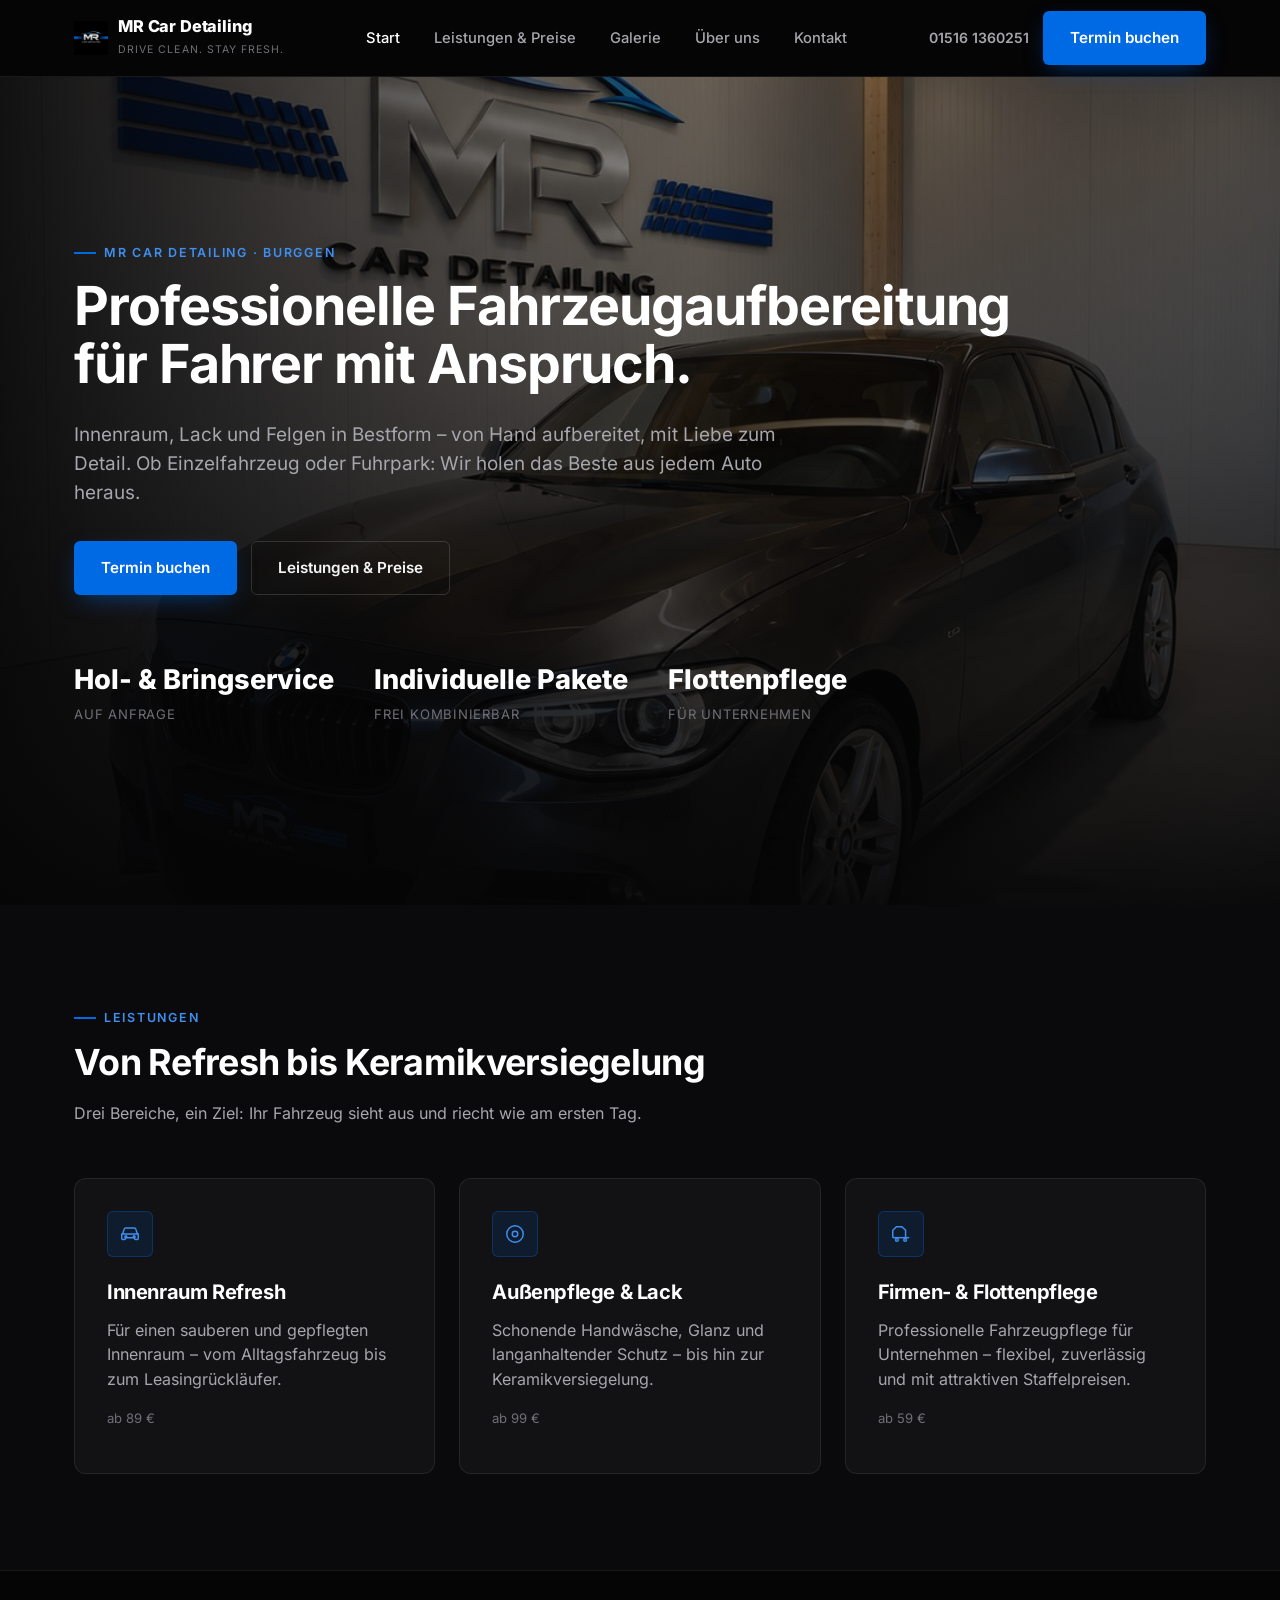
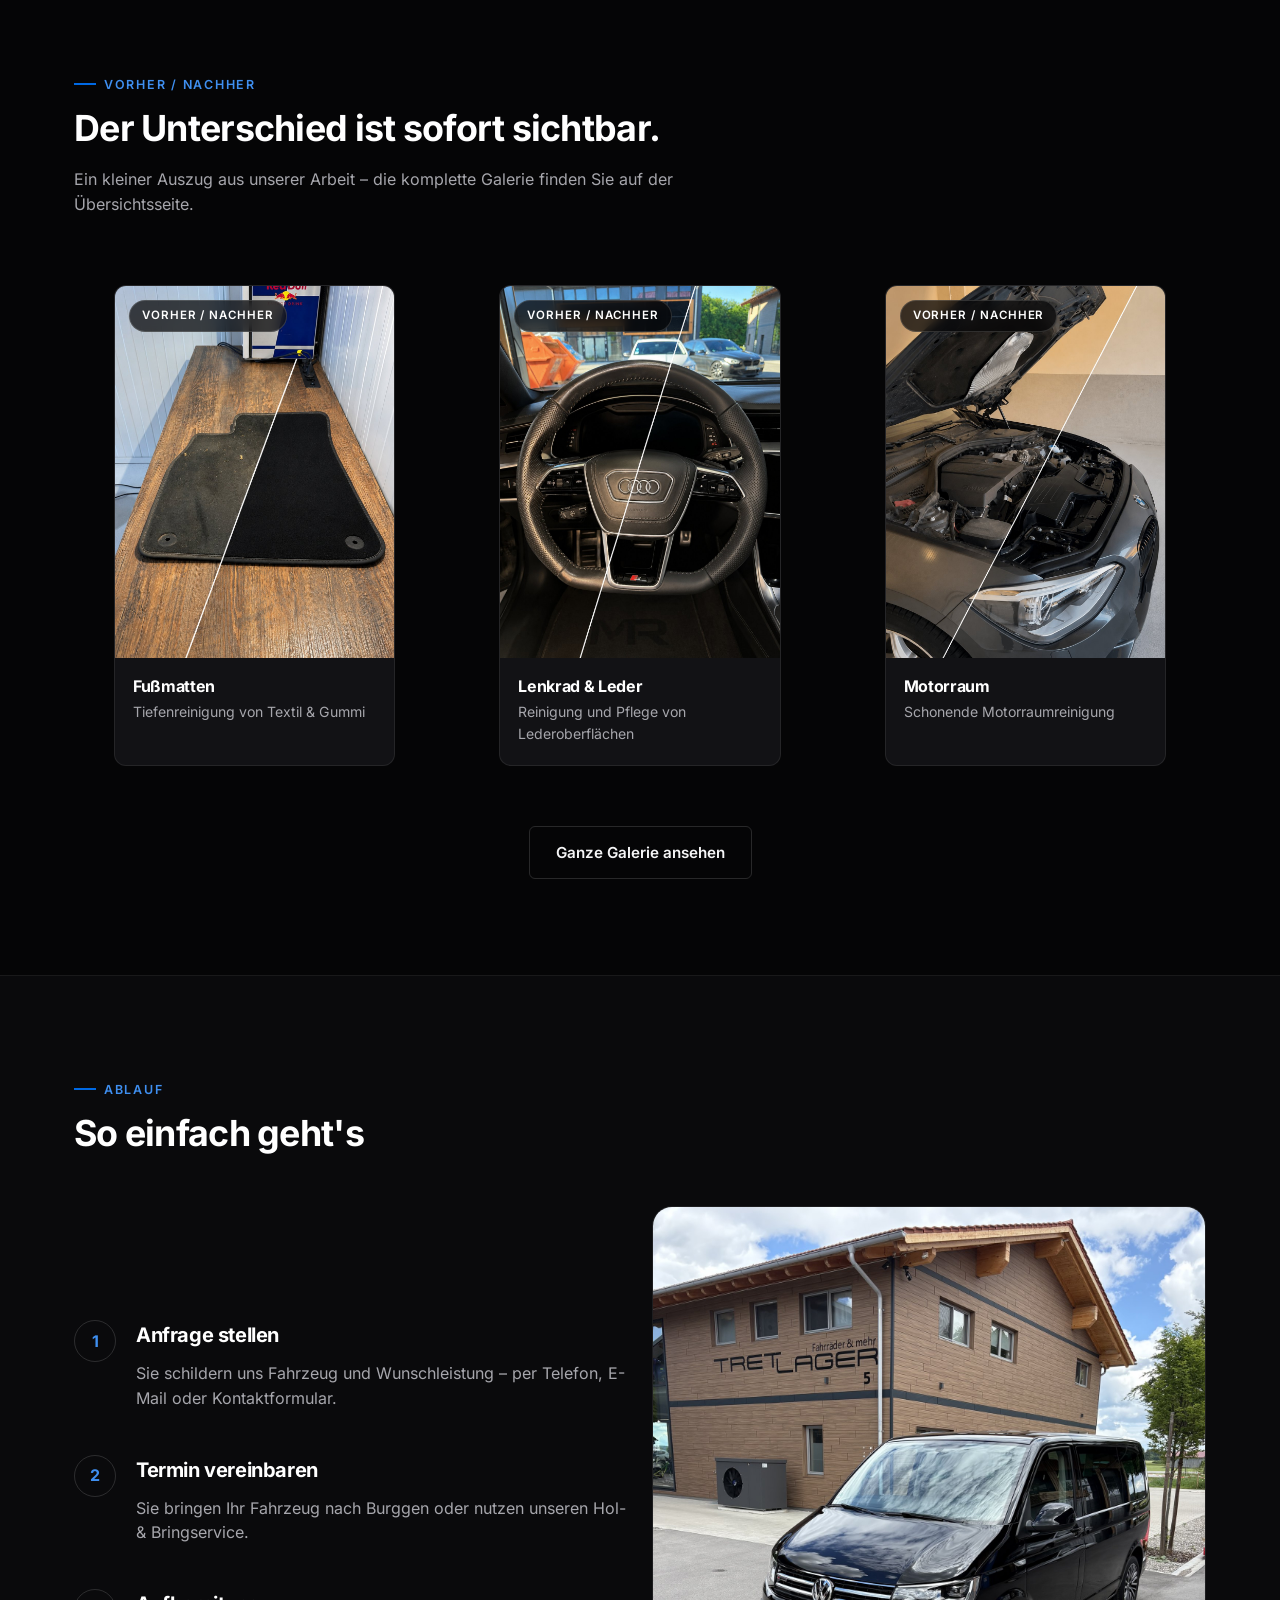
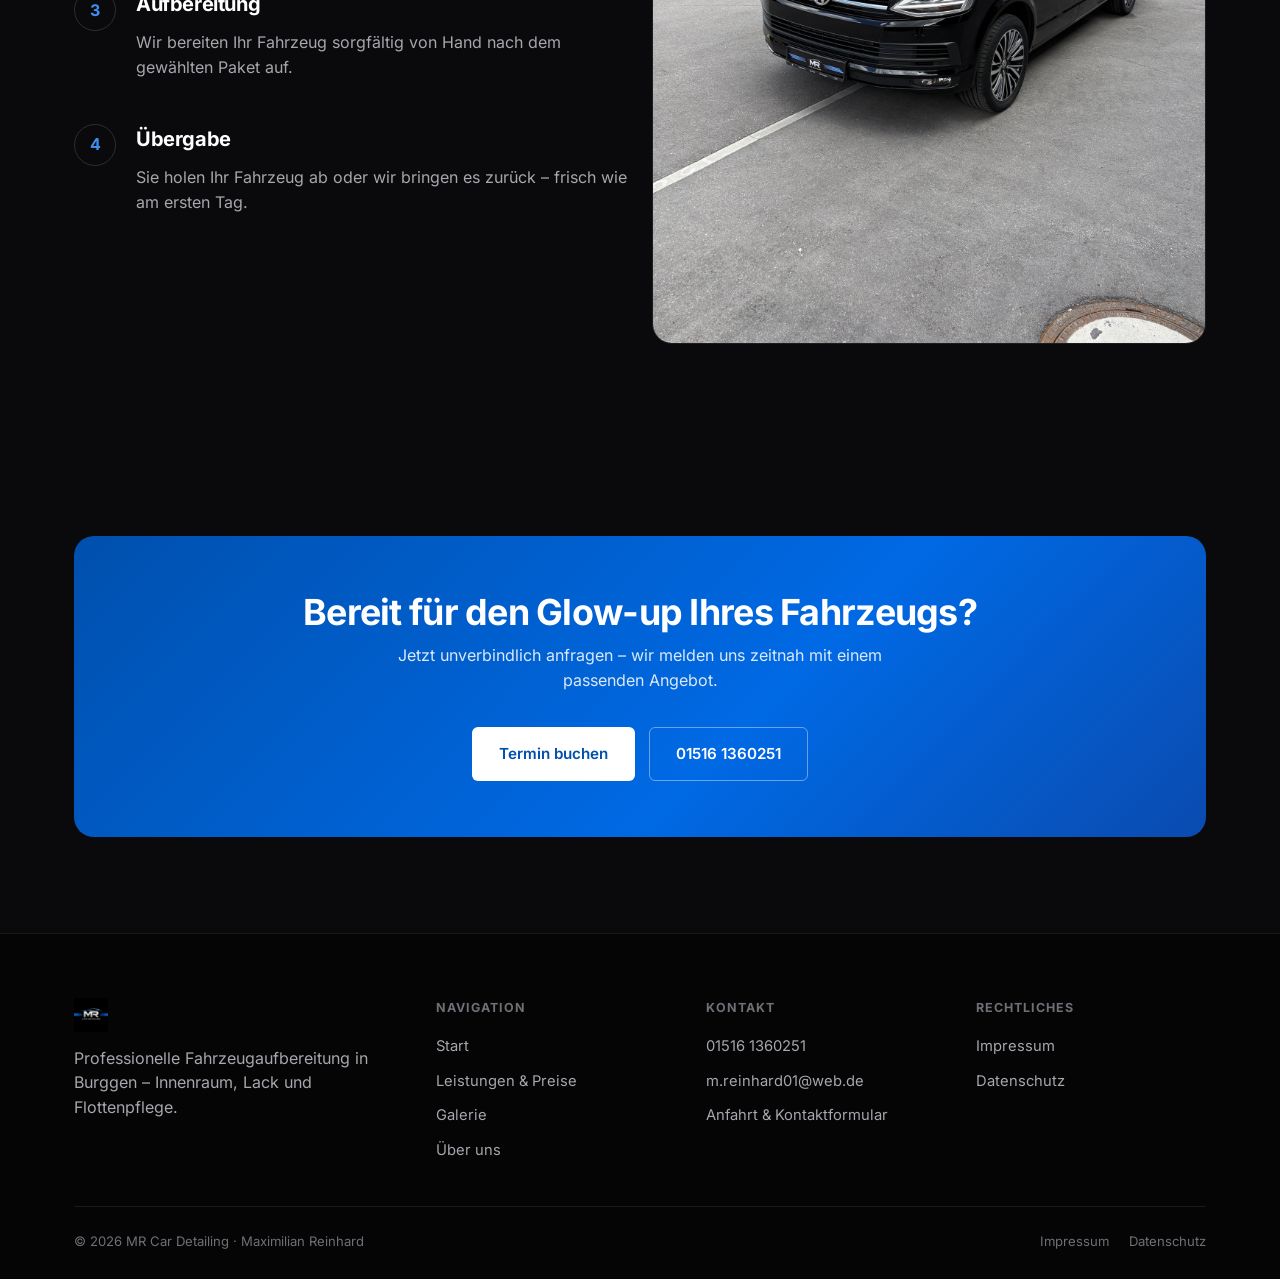
<file: index.html>
<!doctype html>
<html lang="de">
<head>
<meta charset="UTF-8">
<meta name="viewport" content="width=device-width, initial-scale=1.0">
<title>MR Car Detailing – Fahrzeugaufbereitung in Burggen</title>
<meta name="description" content="MR Car Detailing in Burggen: professionelle Innen- und Außenaufbereitung, Lackpflege, Keramikversiegelung und Flottenpflege. Mit Hol- & Bringservice.">
<link rel="icon" type="image/png" href="assets/img/logo/logo-dark.png">
<link rel="stylesheet" href="assets/css/fonts.css">
<link rel="stylesheet" href="assets/css/style.css">
<script type="application/ld+json">
{
  "@context": "https://schema.org",
  "@type": "AutomotiveBusiness",
  "name": "MR Car Detailing",
  "image": "assets/img/logo/logo-dark.png",
  "telephone": "+4915161360251",
  "email": "m.reinhard01@web.de",
  "address": {
    "@type": "PostalAddress",
    "streetAddress": "Energiepark 7",
    "postalCode": "86977",
    "addressLocality": "Burggen",
    "addressCountry": "DE"
  },
  "openingHoursSpecification": [
    { "@type": "OpeningHoursSpecification", "dayOfWeek": ["Tuesday","Wednesday","Thursday","Friday"], "opens": "09:00", "closes": "19:00" },
    { "@type": "OpeningHoursSpecification", "dayOfWeek": "Saturday", "opens": "08:00", "closes": "16:00" }
  ],
  "priceRange": "€€"
}
</script>
</head>
<body>

<header class="site-header">
  <div class="container">
    <a href="index.html" class="brand">
      <img src="assets/img/logo/logo-dark.png" alt="MR Car Detailing Logo">
      <span class="stack">
        <span class="brand-name">MR Car Detailing</span>
        <span class="brand-tagline">Drive Clean. Stay Fresh.</span>
      </span>
    </a>
    <nav class="nav-links">
      <a href="index.html" class="active">Start</a>
      <a href="leistungen-preise.html">Leistungen &amp; Preise</a>
      <a href="galerie.html">Galerie</a>
      <a href="ueber-uns.html">Über uns</a>
      <a href="kontakt.html">Kontakt</a>
    </nav>
    <div class="nav-cta">
      <a class="nav-phone" href="tel:+4915161360251">01516 1360251</a>
      <a class="btn btn-primary" href="kontakt.html">Termin buchen</a>
      <button class="nav-toggle" aria-label="Menü öffnen" aria-expanded="false">☰</button>
    </div>
  </div>
</header>
<div class="mobile-menu">
  <div class="container">
    <a href="index.html">Start</a>
    <a href="leistungen-preise.html">Leistungen &amp; Preise</a>
    <a href="galerie.html">Galerie</a>
    <a href="ueber-uns.html">Über uns</a>
    <a href="kontakt.html">Kontakt</a>
    <a href="tel:+4915161360251">01516 1360251</a>
  </div>
</div>

<main>

  <section class="hero">
    <div class="hero-bg">
      <img src="assets/img/hero/bmw-showroom.jpg" alt="Aufbereiteter BMW 1er vor dem MR Car Detailing Logo im Showroom" style="object-position: center 40%;">
    </div>
    <div class="container hero-content">
      <span class="eyebrow">MR Car Detailing · Burggen</span>
      <h1>Professionelle Fahrzeugaufbereitung<br>für Fahrer mit Anspruch.</h1>
      <p class="lede">Innenraum, Lack und Felgen in Bestform – von Hand aufbereitet, mit Liebe zum Detail. Ob Einzelfahrzeug oder Fuhrpark: Wir holen das Beste aus jedem Auto heraus.</p>
      <div class="hero-actions">
        <a class="btn btn-primary" href="kontakt.html">Termin buchen</a>
        <a class="btn btn-ghost" href="leistungen-preise.html">Leistungen &amp; Preise</a>
      </div>
      <div class="hero-stats">
        <div class="hero-stat"><strong>Hol- &amp; Bring­service</strong><span>auf Anfrage</span></div>
        <div class="hero-stat"><strong>Individuelle Pakete</strong><span>frei kombinierbar</span></div>
        <div class="hero-stat"><strong>Flottenpflege</strong><span>für Unternehmen</span></div>
      </div>
    </div>
  </section>

  <section>
    <div class="container">
      <div class="section-head">
        <span class="eyebrow">Leistungen</span>
        <h2>Von Refresh bis Keramikversiegelung</h2>
        <p>Drei Bereiche, ein Ziel: Ihr Fahrzeug sieht aus und riecht wie am ersten Tag.</p>
      </div>
      <div class="grid grid-3">
        <div class="card">
          <div class="icon-badge">
            <svg viewBox="0 0 24 24" fill="none" stroke="currentColor" stroke-width="1.6"><path d="M4 12l1.5-5A2 2 0 0 1 7.4 5.5h9.2A2 2 0 0 1 18.5 7l1.5 5"/><path d="M3 12h18v5a1 1 0 0 1-1 1h-2a1 1 0 0 1-1-1v-1H7v1a1 1 0 0 1-1 1H4a1 1 0 0 1-1-1v-5Z"/><circle cx="7.5" cy="15" r="1"/><circle cx="16.5" cy="15" r="1"/></svg>
          </div>
          <h3>Innenraum Refresh</h3>
          <p>Für einen sauberen und gepflegten Innenraum – vom Alltagsfahrzeug bis zum Leasingrückläufer.</p>
          <p class="price-note">ab 89 €</p>
        </div>
        <div class="card">
          <div class="icon-badge">
            <svg viewBox="0 0 24 24" fill="none" stroke="currentColor" stroke-width="1.6"><circle cx="12" cy="12" r="9"/><circle cx="12" cy="12" r="3"/></svg>
          </div>
          <h3>Außenpflege &amp; Lack</h3>
          <p>Schonende Handwäsche, Glanz und langanhaltender Schutz – bis hin zur Keramikversiegelung.</p>
          <p class="price-note">ab 99 €</p>
        </div>
        <div class="card">
          <div class="icon-badge">
            <svg viewBox="0 0 24 24" fill="none" stroke="currentColor" stroke-width="1.6"><path d="M3 16V8l4-4h6l4 4v8"/><path d="M3 16h18"/><circle cx="7.5" cy="18.5" r="1.5"/><circle cx="16.5" cy="18.5" r="1.5"/></svg>
          </div>
          <h3>Firmen- &amp; Flottenpflege</h3>
          <p>Professionelle Fahrzeugpflege für Unternehmen – flexibel, zuverlässig und mit attraktiven Staffelpreisen.</p>
          <p class="price-note">ab 59 €</p>
        </div>
      </div>
    </div>
  </section>

  <section class="section-alt">
    <div class="container">
      <div class="section-head">
        <span class="eyebrow">Vorher / Nachher</span>
        <h2>Der Unterschied ist sofort sichtbar.</h2>
        <p>Ein kleiner Auszug aus unserer Arbeit – die komplette Galerie finden Sie auf der Übersichtsseite.</p>
      </div>
      <div class="grid grid-3">
        <figure class="ba-figure">
          <span class="ba-tag">Vorher / Nachher</span>
          <img src="assets/img/gallery/vorher-nachher-fussmatte.jpg" alt="Fußmatte vor und nach der Aufbereitung">
          <figcaption class="ba-caption"><h3>Fußmatten</h3><p>Tiefenreinigung von Textil &amp; Gummi</p></figcaption>
        </figure>
        <figure class="ba-figure">
          <span class="ba-tag">Vorher / Nachher</span>
          <img src="assets/img/gallery/vorher-nachher-lenkrad.jpg" alt="Lenkrad vor und nach der Lederaufbereitung">
          <figcaption class="ba-caption"><h3>Lenkrad &amp; Leder</h3><p>Reinigung und Pflege von Lederoberflächen</p></figcaption>
        </figure>
        <figure class="ba-figure">
          <span class="ba-tag">Vorher / Nachher</span>
          <img src="assets/img/gallery/vorher-nachher-motorraum.jpg" alt="Motorraum vor und nach der Reinigung">
          <figcaption class="ba-caption"><h3>Motorraum</h3><p>Schonende Motorraumreinigung</p></figcaption>
        </figure>
      </div>
      <div class="text-center" style="margin-top:44px;">
        <a class="btn btn-ghost" href="galerie.html">Ganze Galerie ansehen</a>
      </div>
    </div>
  </section>

  <section>
    <div class="container">
      <div class="section-head">
        <span class="eyebrow">Ablauf</span>
        <h2>So einfach geht's</h2>
      </div>
      <div class="grid grid-2" style="align-items:center;">
        <div class="steps">
          <div class="step">
            <div class="step-num">1</div>
            <div><h3>Anfrage stellen</h3><p>Sie schildern uns Fahrzeug und Wunschleistung – per Telefon, E-Mail oder Kontaktformular.</p></div>
          </div>
          <div class="step">
            <div class="step-num">2</div>
            <div><h3>Termin vereinbaren</h3><p>Sie bringen Ihr Fahrzeug nach Burggen oder nutzen unseren Hol- &amp; Bringservice.</p></div>
          </div>
          <div class="step">
            <div class="step-num">3</div>
            <div><h3>Aufbereitung</h3><p>Wir bereiten Ihr Fahrzeug sorgfältig von Hand nach dem gewählten Paket auf.</p></div>
          </div>
          <div class="step">
            <div class="step-num">4</div>
            <div><h3>Übergabe</h3><p>Sie holen Ihr Fahrzeug ab oder wir bringen es zurück – frisch wie am ersten Tag.</p></div>
          </div>
        </div>
        <div class="wide-figure">
          <img src="assets/img/gallery/vw-aussen.jpg" alt="Aufbereitetes Fahrzeug von MR Car Detailing">
        </div>
      </div>
    </div>
  </section>

  <section>
    <div class="container">
      <div class="cta-band">
        <h2>Bereit für den Glow-up Ihres Fahrzeugs?</h2>
        <p>Jetzt unverbindlich anfragen – wir melden uns zeitnah mit einem passenden Angebot.</p>
        <div class="hero-actions" style="justify-content:center;">
          <a class="btn btn-primary" href="kontakt.html">Termin buchen</a>
          <a class="btn btn-ghost" href="tel:+4915161360251">01516 1360251</a>
        </div>
      </div>
    </div>
  </section>

</main>

<footer class="site-footer">
  <div class="container">
    <div class="footer-grid">
      <div>
        <a href="index.html" class="brand" style="margin-bottom:14px;">
          <img src="assets/img/logo/logo-dark.png" alt="MR Car Detailing Logo">
        </a>
        <p style="max-width:32ch;">Professionelle Fahrzeugaufbereitung in Burggen – Innenraum, Lack und Flottenpflege.</p>
      </div>
      <div>
        <h4>Navigation</h4>
        <ul>
          <li><a href="index.html">Start</a></li>
          <li><a href="leistungen-preise.html">Leistungen &amp; Preise</a></li>
          <li><a href="galerie.html">Galerie</a></li>
          <li><a href="ueber-uns.html">Über uns</a></li>
        </ul>
      </div>
      <div>
        <h4>Kontakt</h4>
        <ul>
          <li><a href="tel:+4915161360251">01516 1360251</a></li>
          <li><a href="mailto:m.reinhard01@web.de">m.reinhard01@web.de</a></li>
          <li><a href="kontakt.html">Anfahrt &amp; Kontaktformular</a></li>
        </ul>
      </div>
      <div>
        <h4>Rechtliches</h4>
        <ul>
          <li><a href="impressum.html">Impressum</a></li>
          <li><a href="datenschutz.html">Datenschutz</a></li>
        </ul>
      </div>
    </div>
    <div class="footer-bottom">
      <span>© <span id="year"></span> MR Car Detailing · Maximilian Reinhard</span>
      <nav><a href="impressum.html">Impressum</a><a href="datenschutz.html">Datenschutz</a></nav>
    </div>
  </div>
</footer>

<script>document.getElementById("year").textContent = new Date().getFullYear();</script>
<script src="assets/js/main.js"></script>
</body>
</html>
</file>
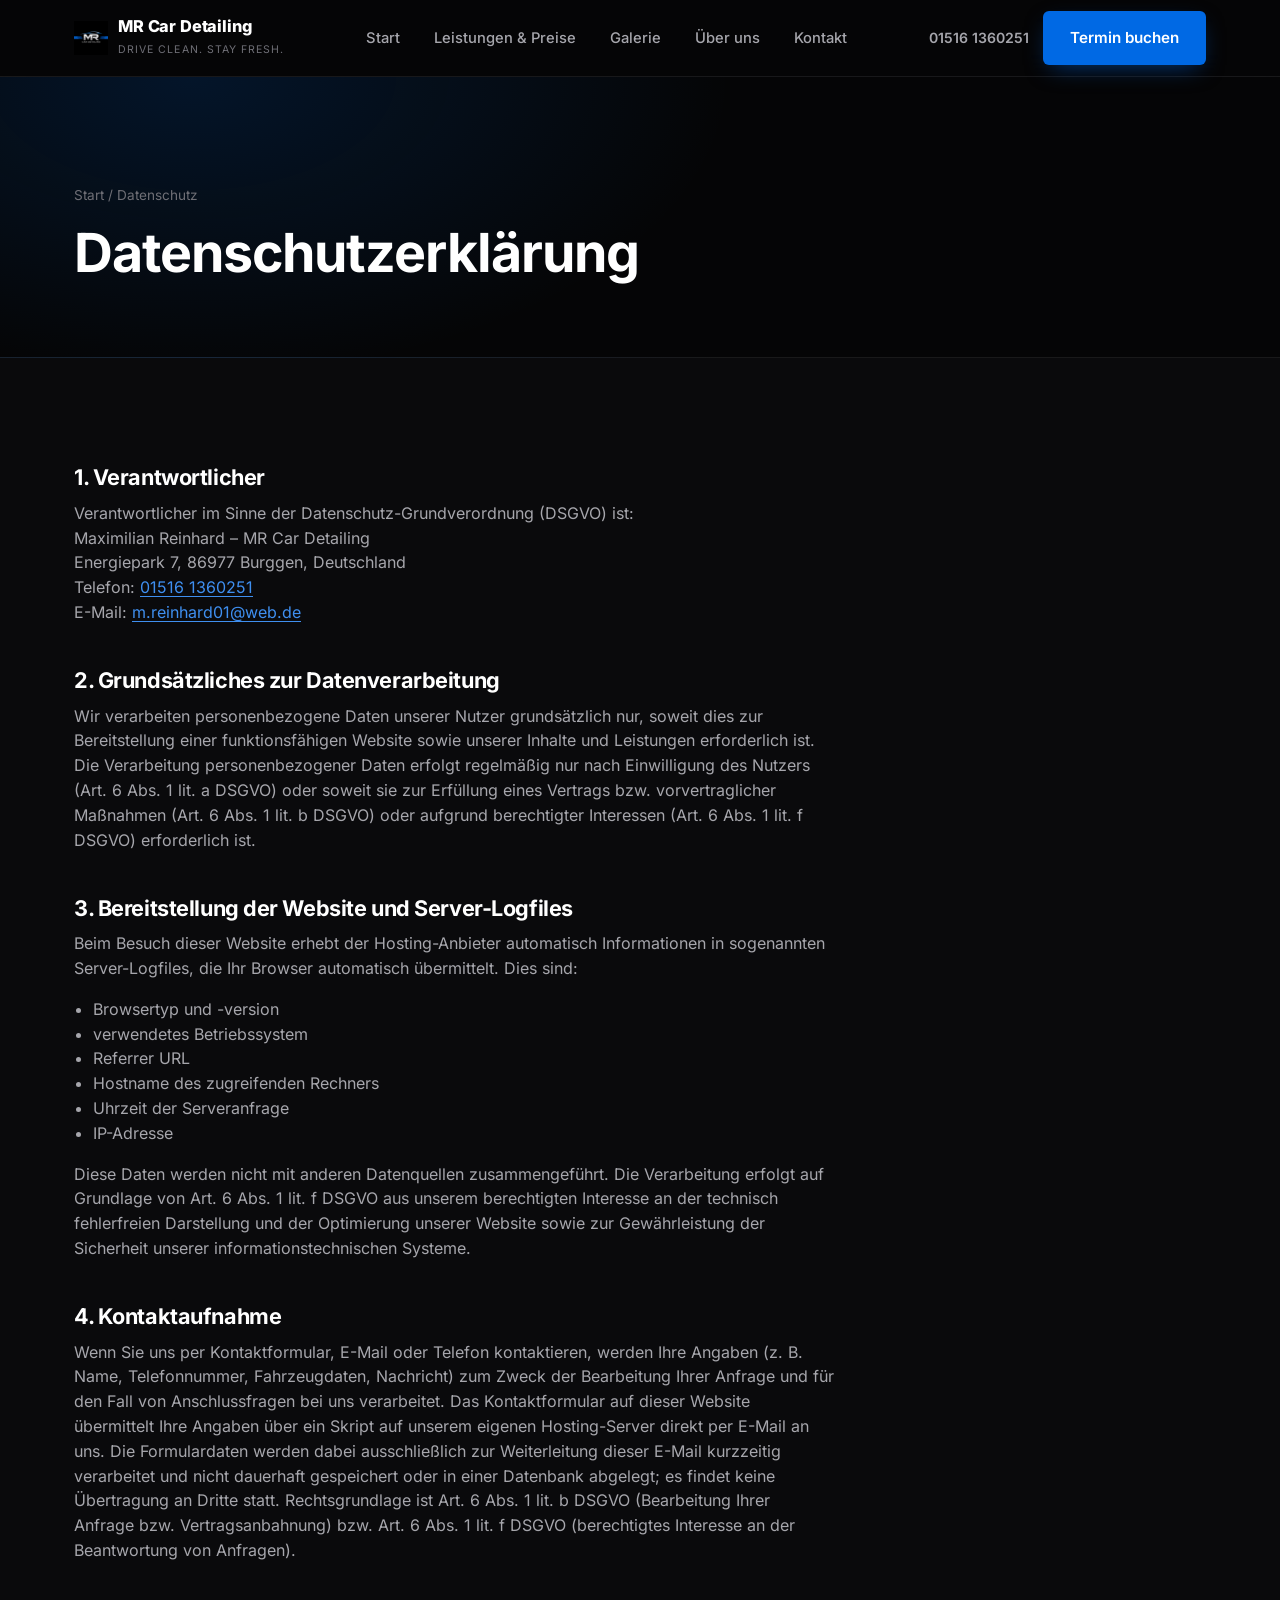
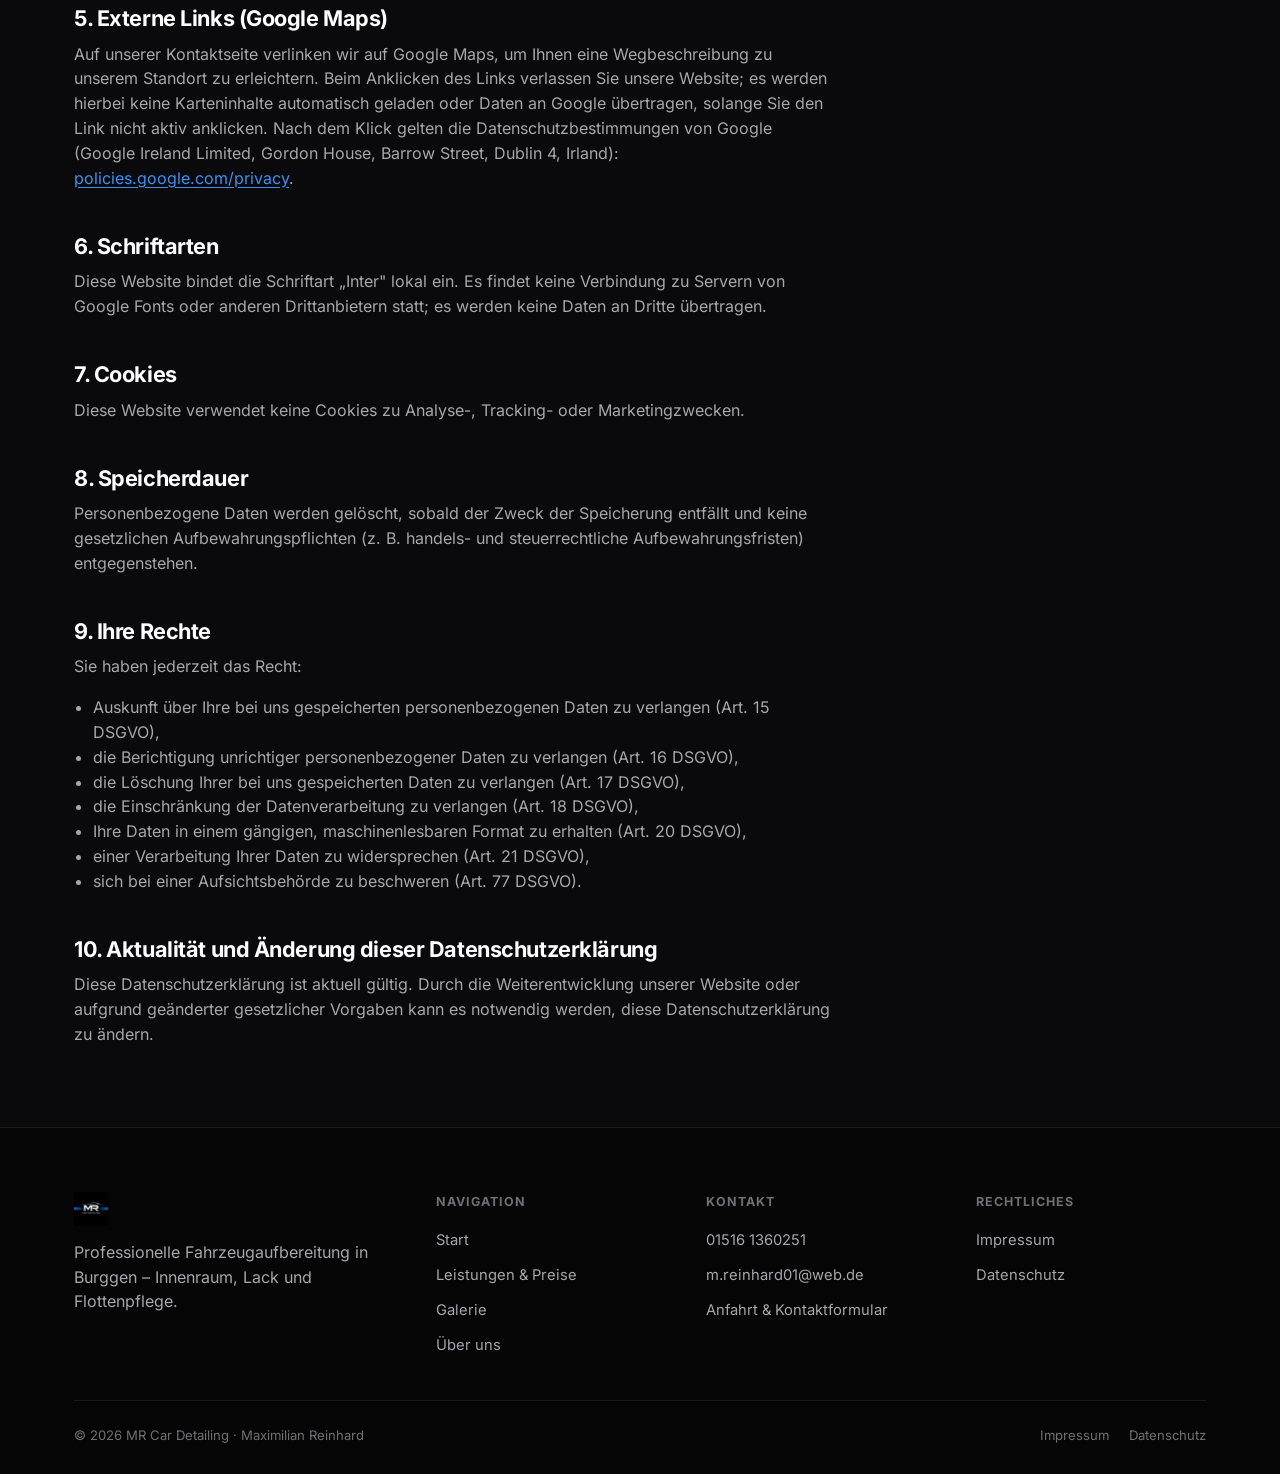
<file: datenschutz.html>
<!doctype html>
<html lang="de">
<head>
<meta charset="UTF-8">
<meta name="viewport" content="width=device-width, initial-scale=1.0">
<title>Datenschutzerklärung – MR Car Detailing</title>
<meta name="robots" content="noindex">
<link rel="icon" type="image/png" href="assets/img/logo/logo-dark.png">
<link rel="stylesheet" href="assets/css/fonts.css">
<link rel="stylesheet" href="assets/css/style.css">
</head>
<body>

<header class="site-header">
  <div class="container">
    <a href="index.html" class="brand">
      <img src="assets/img/logo/logo-dark.png" alt="MR Car Detailing Logo">
      <span class="stack">
        <span class="brand-name">MR Car Detailing</span>
        <span class="brand-tagline">Drive Clean. Stay Fresh.</span>
      </span>
    </a>
    <nav class="nav-links">
      <a href="index.html">Start</a>
      <a href="leistungen-preise.html">Leistungen &amp; Preise</a>
      <a href="galerie.html">Galerie</a>
      <a href="ueber-uns.html">Über uns</a>
      <a href="kontakt.html">Kontakt</a>
    </nav>
    <div class="nav-cta">
      <a class="nav-phone" href="tel:+4915161360251">01516 1360251</a>
      <a class="btn btn-primary" href="kontakt.html">Termin buchen</a>
      <button class="nav-toggle" aria-label="Menü öffnen" aria-expanded="false">☰</button>
    </div>
  </div>
</header>
<div class="mobile-menu">
  <div class="container">
    <a href="index.html">Start</a>
    <a href="leistungen-preise.html">Leistungen &amp; Preise</a>
    <a href="galerie.html">Galerie</a>
    <a href="ueber-uns.html">Über uns</a>
    <a href="kontakt.html">Kontakt</a>
    <a href="tel:+4915161360251">01516 1360251</a>
  </div>
</div>

<header class="page-header">
  <div class="container">
    <div class="breadcrumb"><a href="index.html">Start</a> / Datenschutz</div>
    <h1>Datenschutzerklärung</h1>
  </div>
</header>

<main>
  <section class="section-tight">
    <div class="container">
      <div class="legal-content">

        <h2>1. Verantwortlicher</h2>
        <p>
          Verantwortlicher im Sinne der Datenschutz-Grundverordnung (DSGVO) ist:<br>
          Maximilian Reinhard – MR Car Detailing<br>
          Energiepark 7, 86977 Burggen, Deutschland<br>
          Telefon: <a href="tel:+4915161360251">01516 1360251</a><br>
          E-Mail: <a href="mailto:m.reinhard01@web.de">m.reinhard01@web.de</a>
        </p>

        <h2>2. Grundsätzliches zur Datenverarbeitung</h2>
        <p>Wir verarbeiten personenbezogene Daten unserer Nutzer grundsätzlich nur, soweit dies zur Bereitstellung einer funktionsfähigen Website sowie unserer Inhalte und Leistungen erforderlich ist. Die Verarbeitung personenbezogener Daten erfolgt regelmäßig nur nach Einwilligung des Nutzers (Art. 6 Abs. 1 lit. a DSGVO) oder soweit sie zur Erfüllung eines Vertrags bzw. vorvertraglicher Maßnahmen (Art. 6 Abs. 1 lit. b DSGVO) oder aufgrund berechtigter Interessen (Art. 6 Abs. 1 lit. f DSGVO) erforderlich ist.</p>

        <h2>3. Bereitstellung der Website und Server-Logfiles</h2>
        <p>Beim Besuch dieser Website erhebt der Hosting-Anbieter automatisch Informationen in sogenannten Server-Logfiles, die Ihr Browser automatisch übermittelt. Dies sind:</p>
        <ul>
          <li>Browsertyp und -version</li>
          <li>verwendetes Betriebssystem</li>
          <li>Referrer URL</li>
          <li>Hostname des zugreifenden Rechners</li>
          <li>Uhrzeit der Serveranfrage</li>
          <li>IP-Adresse</li>
        </ul>
        <p>Diese Daten werden nicht mit anderen Datenquellen zusammengeführt. Die Verarbeitung erfolgt auf Grundlage von Art. 6 Abs. 1 lit. f DSGVO aus unserem berechtigten Interesse an der technisch fehlerfreien Darstellung und der Optimierung unserer Website sowie zur Gewährleistung der Sicherheit unserer informationstechnischen Systeme.</p>

        <h2>4. Kontaktaufnahme</h2>
        <p>Wenn Sie uns per Kontaktformular, E-Mail oder Telefon kontaktieren, werden Ihre Angaben (z. B. Name, Telefonnummer, Fahrzeugdaten, Nachricht) zum Zweck der Bearbeitung Ihrer Anfrage und für den Fall von Anschlussfragen bei uns verarbeitet. Das Kontaktformular auf dieser Website übermittelt Ihre Angaben über ein Skript auf unserem eigenen Hosting-Server direkt per E-Mail an uns. Die Formulardaten werden dabei ausschließlich zur Weiterleitung dieser E-Mail kurzzeitig verarbeitet und nicht dauerhaft gespeichert oder in einer Datenbank abgelegt; es findet keine Übertragung an Dritte statt. Rechtsgrundlage ist Art. 6 Abs. 1 lit. b DSGVO (Bearbeitung Ihrer Anfrage bzw. Vertragsanbahnung) bzw. Art. 6 Abs. 1 lit. f DSGVO (berechtigtes Interesse an der Beantwortung von Anfragen).</p>

        <h2>5. Externe Links (Google Maps)</h2>
        <p>Auf unserer Kontaktseite verlinken wir auf Google Maps, um Ihnen eine Wegbeschreibung zu unserem Standort zu erleichtern. Beim Anklicken des Links verlassen Sie unsere Website; es werden hierbei keine Karteninhalte automatisch geladen oder Daten an Google übertragen, solange Sie den Link nicht aktiv anklicken. Nach dem Klick gelten die Datenschutzbestimmungen von Google (Google Ireland Limited, Gordon House, Barrow Street, Dublin 4, Irland): <a href="https://policies.google.com/privacy" target="_blank" rel="noopener">policies.google.com/privacy</a>.</p>

        <h2>6. Schriftarten</h2>
        <p>Diese Website bindet die Schriftart „Inter" lokal ein. Es findet keine Verbindung zu Servern von Google Fonts oder anderen Drittanbietern statt; es werden keine Daten an Dritte übertragen.</p>

        <h2>7. Cookies</h2>
        <p>Diese Website verwendet keine Cookies zu Analyse-, Tracking- oder Marketingzwecken.</p>

        <h2>8. Speicherdauer</h2>
        <p>Personenbezogene Daten werden gelöscht, sobald der Zweck der Speicherung entfällt und keine gesetzlichen Aufbewahrungspflichten (z. B. handels- und steuerrechtliche Aufbewahrungsfristen) entgegenstehen.</p>

        <h2>9. Ihre Rechte</h2>
        <p>Sie haben jederzeit das Recht:</p>
        <ul>
          <li>Auskunft über Ihre bei uns gespeicherten personenbezogenen Daten zu verlangen (Art. 15 DSGVO),</li>
          <li>die Berichtigung unrichtiger personenbezogener Daten zu verlangen (Art. 16 DSGVO),</li>
          <li>die Löschung Ihrer bei uns gespeicherten Daten zu verlangen (Art. 17 DSGVO),</li>
          <li>die Einschränkung der Datenverarbeitung zu verlangen (Art. 18 DSGVO),</li>
          <li>Ihre Daten in einem gängigen, maschinenlesbaren Format zu erhalten (Art. 20 DSGVO),</li>
          <li>einer Verarbeitung Ihrer Daten zu widersprechen (Art. 21 DSGVO),</li>
          <li>sich bei einer Aufsichtsbehörde zu beschweren (Art. 77 DSGVO).</li>
        </ul>

        <h2>10. Aktualität und Änderung dieser Datenschutzerklärung</h2>
        <p>Diese Datenschutzerklärung ist aktuell gültig. Durch die Weiterentwicklung unserer Website oder aufgrund geänderter gesetzlicher Vorgaben kann es notwendig werden, diese Datenschutzerklärung zu ändern.</p>

      </div>
    </div>
  </section>
</main>

<footer class="site-footer">
  <div class="container">
    <div class="footer-grid">
      <div>
        <a href="index.html" class="brand" style="margin-bottom:14px;">
          <img src="assets/img/logo/logo-dark.png" alt="MR Car Detailing Logo">
        </a>
        <p style="max-width:32ch;">Professionelle Fahrzeugaufbereitung in Burggen – Innenraum, Lack und Flottenpflege.</p>
      </div>
      <div>
        <h4>Navigation</h4>
        <ul>
          <li><a href="index.html">Start</a></li>
          <li><a href="leistungen-preise.html">Leistungen &amp; Preise</a></li>
          <li><a href="galerie.html">Galerie</a></li>
          <li><a href="ueber-uns.html">Über uns</a></li>
        </ul>
      </div>
      <div>
        <h4>Kontakt</h4>
        <ul>
          <li><a href="tel:+4915161360251">01516 1360251</a></li>
          <li><a href="mailto:m.reinhard01@web.de">m.reinhard01@web.de</a></li>
          <li><a href="kontakt.html">Anfahrt &amp; Kontaktformular</a></li>
        </ul>
      </div>
      <div>
        <h4>Rechtliches</h4>
        <ul>
          <li><a href="impressum.html">Impressum</a></li>
          <li><a href="datenschutz.html">Datenschutz</a></li>
        </ul>
      </div>
    </div>
    <div class="footer-bottom">
      <span>© <span id="year"></span> MR Car Detailing · Maximilian Reinhard</span>
      <nav><a href="impressum.html">Impressum</a><a href="datenschutz.html">Datenschutz</a></nav>
    </div>
  </div>
</footer>

<script>document.getElementById("year").textContent = new Date().getFullYear();</script>
<script src="assets/js/main.js"></script>
</body>
</html>
</file>
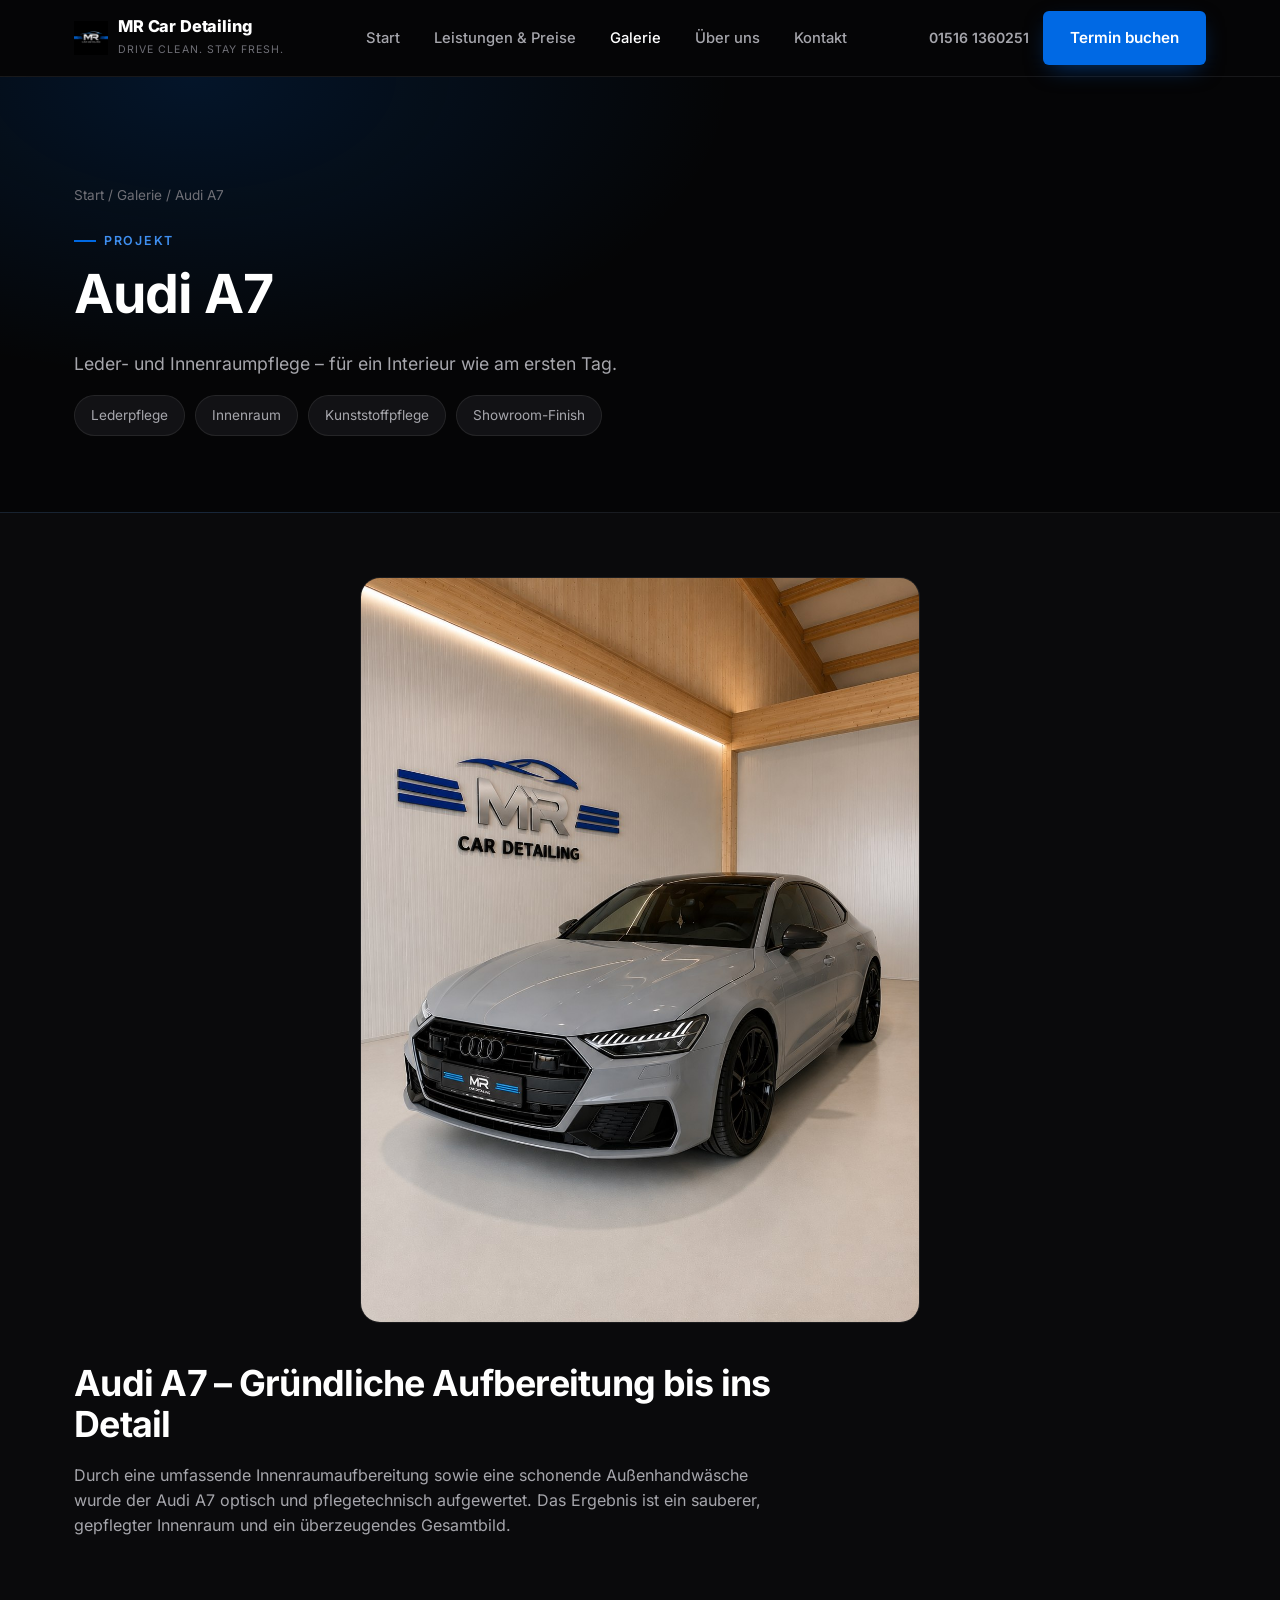
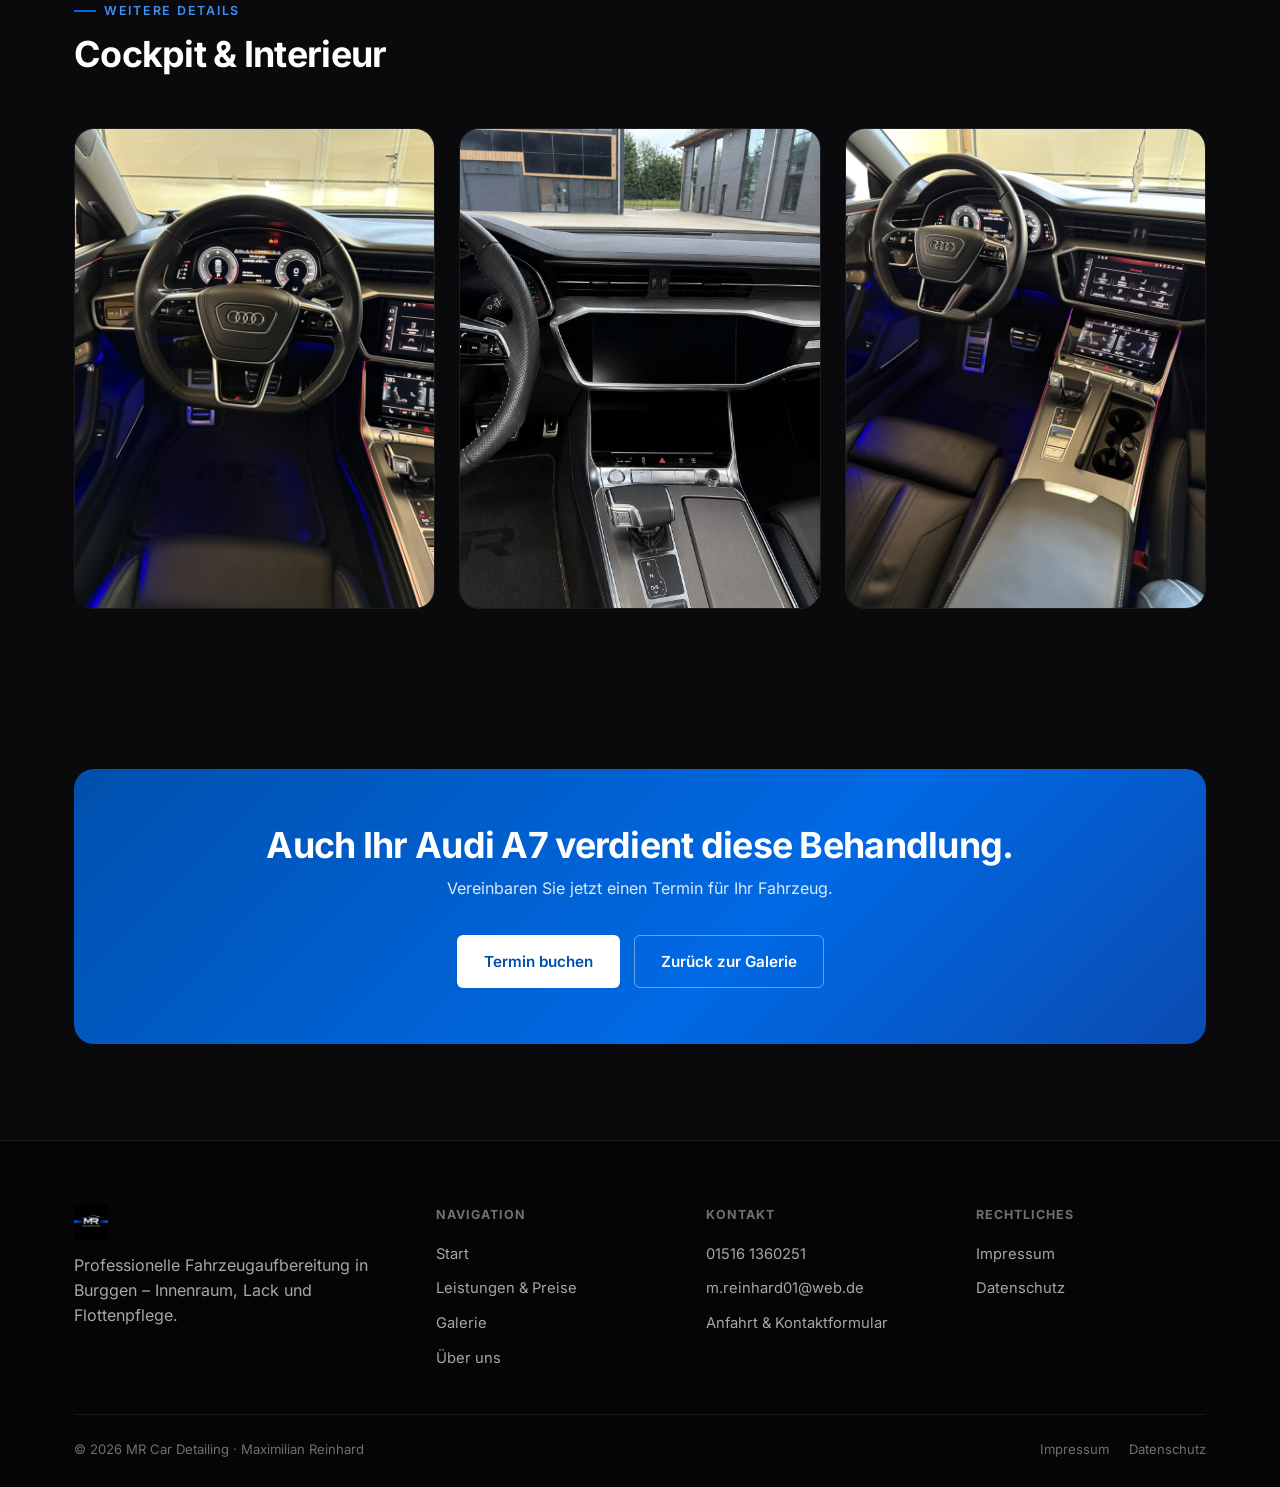
<file: fahrzeug-audi.html>
<!doctype html>
<html lang="de">
<head>
<meta charset="UTF-8">
<meta name="viewport" content="width=device-width, initial-scale=1.0">
<title>Audi A7 – Projekt-Galerie – MR Car Detailing</title>
<meta name="description" content="Aufbereitung eines Audi A7 durch MR Car Detailing: Leder- und Innenraumpflege im Detail.">
<link rel="icon" type="image/png" href="assets/img/logo/logo-dark.png">
<link rel="stylesheet" href="assets/css/fonts.css">
<link rel="stylesheet" href="assets/css/style.css">
</head>
<body>

<header class="site-header">
  <div class="container">
    <a href="index.html" class="brand">
      <img src="assets/img/logo/logo-dark.png" alt="MR Car Detailing Logo">
      <span class="stack">
        <span class="brand-name">MR Car Detailing</span>
        <span class="brand-tagline">Drive Clean. Stay Fresh.</span>
      </span>
    </a>
    <nav class="nav-links">
      <a href="index.html">Start</a>
      <a href="leistungen-preise.html">Leistungen &amp; Preise</a>
      <a href="galerie.html" class="active">Galerie</a>
      <a href="ueber-uns.html">Über uns</a>
      <a href="kontakt.html">Kontakt</a>
    </nav>
    <div class="nav-cta">
      <a class="nav-phone" href="tel:+4915161360251">01516 1360251</a>
      <a class="btn btn-primary" href="kontakt.html">Termin buchen</a>
      <button class="nav-toggle" aria-label="Menü öffnen" aria-expanded="false">☰</button>
    </div>
  </div>
</header>
<div class="mobile-menu">
  <div class="container">
    <a href="index.html">Start</a>
    <a href="leistungen-preise.html">Leistungen &amp; Preise</a>
    <a href="galerie.html">Galerie</a>
    <a href="ueber-uns.html">Über uns</a>
    <a href="kontakt.html">Kontakt</a>
    <a href="tel:+4915161360251">01516 1360251</a>
  </div>
</div>

<header class="page-header">
  <div class="container">
    <div class="breadcrumb"><a href="index.html">Start</a> / <a href="galerie.html">Galerie</a> / Audi A7</div>
    <span class="eyebrow">Projekt</span>
    <h1>Audi A7</h1>
    <p class="lede">Leder- und Innenraumpflege – für ein Interieur wie am ersten Tag.</p>
    <div class="vehicle-meta">
      <span class="tag-chip">Lederpflege</span>
      <span class="tag-chip">Innenraum</span>
      <span class="tag-chip">Kunststoffpflege</span>
      <span class="tag-chip">Showroom-Finish</span>
    </div>
  </div>
</header>

<main>
  <section class="section-tight">
    <div class="container">
      <div class="wide-figure" style="max-width:560px; margin-inline:auto;">
        <img src="assets/img/gallery/a7-showroom.jpg" alt="Audi A7 nach der Aufbereitung vor dem MR Car Detailing Logo">
      </div>

      <div style="max-width:70ch; margin-top:40px;">
        <h2>Audi A7 – Gründliche Aufbereitung bis ins Detail</h2>
        <p>Durch eine umfassende Innenraumaufbereitung sowie eine schonende Außenhandwäsche wurde der Audi A7 optisch und pflegetechnisch aufgewertet. Das Ergebnis ist ein sauberer, gepflegter Innenraum und ein überzeugendes Gesamtbild.</p>
      </div>

      <div class="section-head" style="margin-top:56px;">
        <span class="eyebrow">Weitere Details</span>
        <h2>Cockpit &amp; Interieur</h2>
      </div>
      <div class="grid grid-3">
        <div class="wide-figure">
          <img src="assets/img/gallery/a7-cockpit-2.jpg" alt="Cockpit des Audi A7 nach der Aufbereitung">
        </div>
        <div class="wide-figure">
          <img src="assets/img/gallery/a7-cockpit.jpg" alt="Cockpit des Audi A7 nach der Aufbereitung">
        </div>
        <div class="wide-figure">
          <img src="assets/img/gallery/a7-innenraum.jpg" alt="Innenraum des Audi A7 nach der Aufbereitung">
        </div>
      </div>
    </div>
  </section>

  <section>
    <div class="container">
      <div class="cta-band">
        <h2>Auch Ihr Audi A7 verdient diese Behandlung.</h2>
        <p>Vereinbaren Sie jetzt einen Termin für Ihr Fahrzeug.</p>
        <div class="hero-actions" style="justify-content:center;">
          <a class="btn btn-primary" href="kontakt.html">Termin buchen</a>
          <a class="btn btn-ghost" href="galerie.html">Zurück zur Galerie</a>
        </div>
      </div>
    </div>
  </section>
</main>

<footer class="site-footer">
  <div class="container">
    <div class="footer-grid">
      <div>
        <a href="index.html" class="brand" style="margin-bottom:14px;">
          <img src="assets/img/logo/logo-dark.png" alt="MR Car Detailing Logo">
        </a>
        <p style="max-width:32ch;">Professionelle Fahrzeugaufbereitung in Burggen – Innenraum, Lack und Flottenpflege.</p>
      </div>
      <div>
        <h4>Navigation</h4>
        <ul>
          <li><a href="index.html">Start</a></li>
          <li><a href="leistungen-preise.html">Leistungen &amp; Preise</a></li>
          <li><a href="galerie.html">Galerie</a></li>
          <li><a href="ueber-uns.html">Über uns</a></li>
        </ul>
      </div>
      <div>
        <h4>Kontakt</h4>
        <ul>
          <li><a href="tel:+4915161360251">01516 1360251</a></li>
          <li><a href="mailto:m.reinhard01@web.de">m.reinhard01@web.de</a></li>
          <li><a href="kontakt.html">Anfahrt &amp; Kontaktformular</a></li>
        </ul>
      </div>
      <div>
        <h4>Rechtliches</h4>
        <ul>
          <li><a href="impressum.html">Impressum</a></li>
          <li><a href="datenschutz.html">Datenschutz</a></li>
        </ul>
      </div>
    </div>
    <div class="footer-bottom">
      <span>© <span id="year"></span> MR Car Detailing · Maximilian Reinhard</span>
      <nav><a href="impressum.html">Impressum</a><a href="datenschutz.html">Datenschutz</a></nav>
    </div>
  </div>
</footer>

<script>document.getElementById("year").textContent = new Date().getFullYear();</script>
<script src="assets/js/main.js"></script>
</body>
</html>
</file>
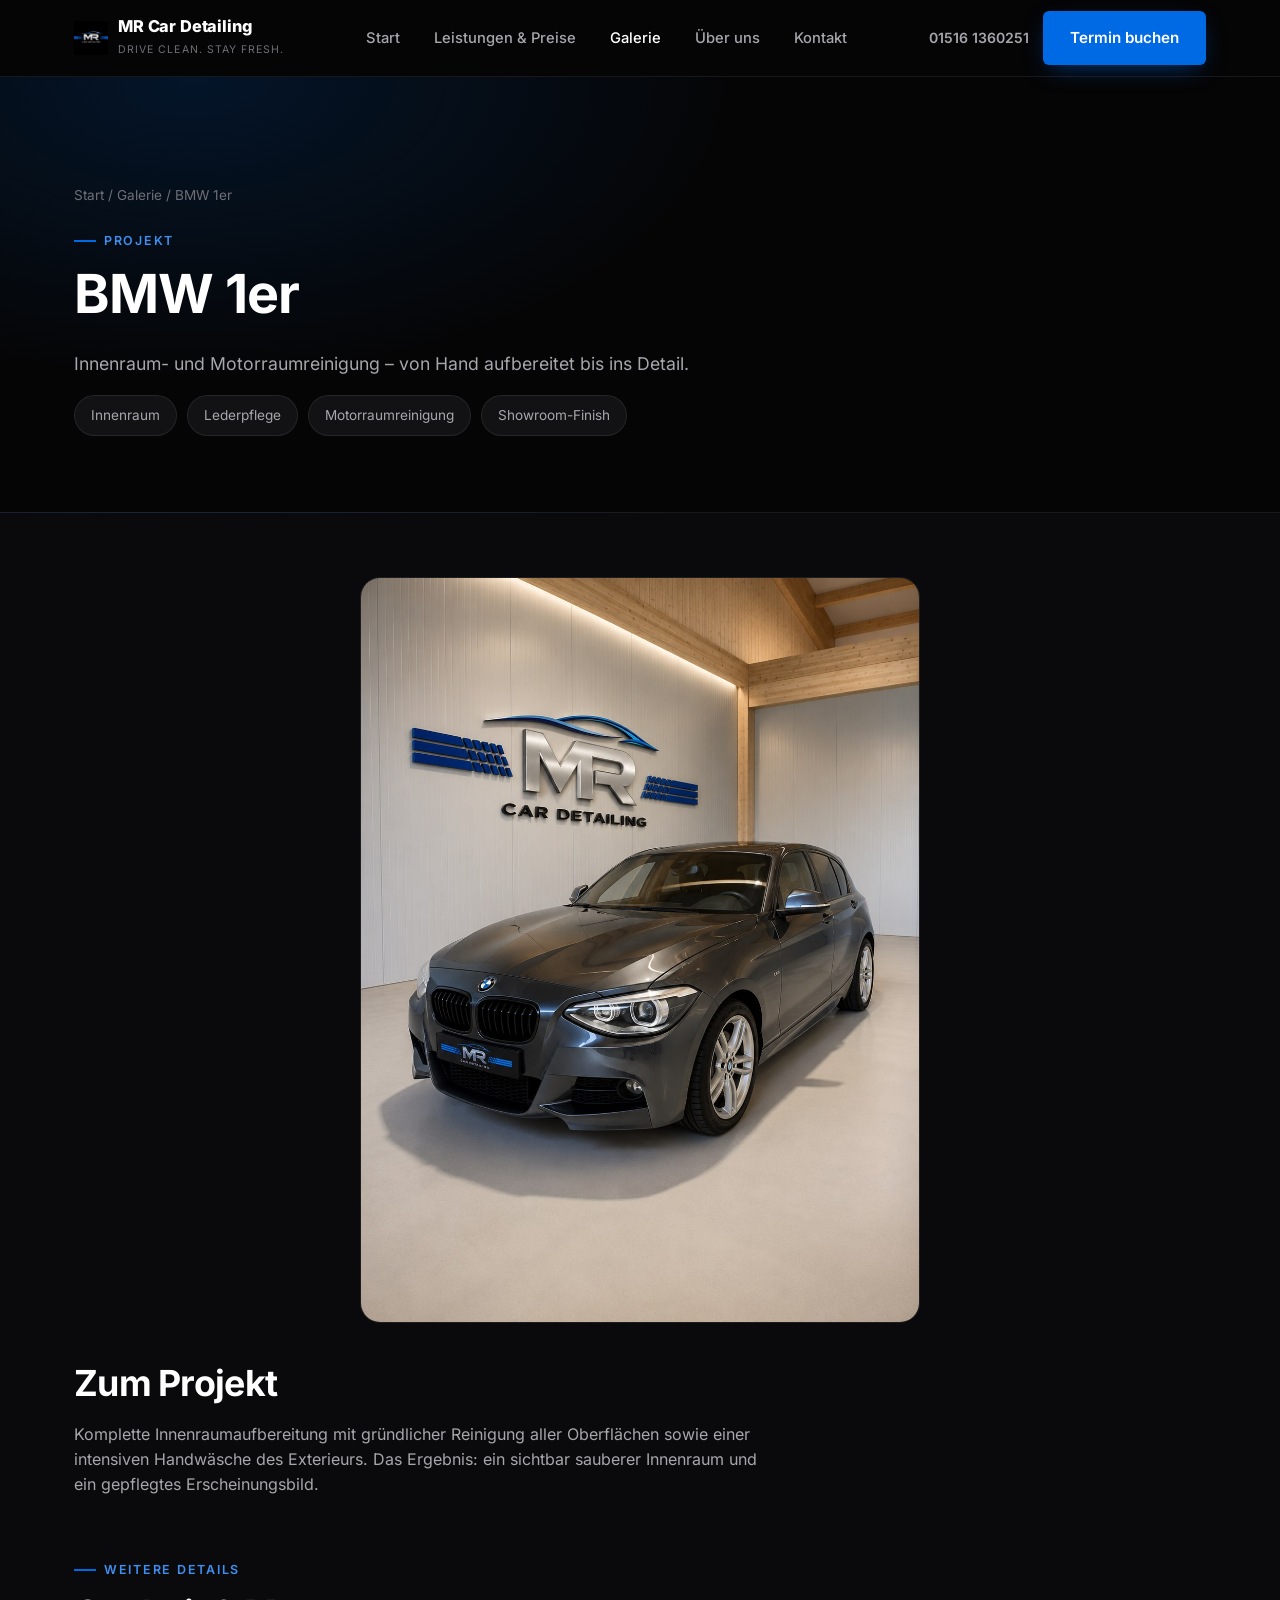
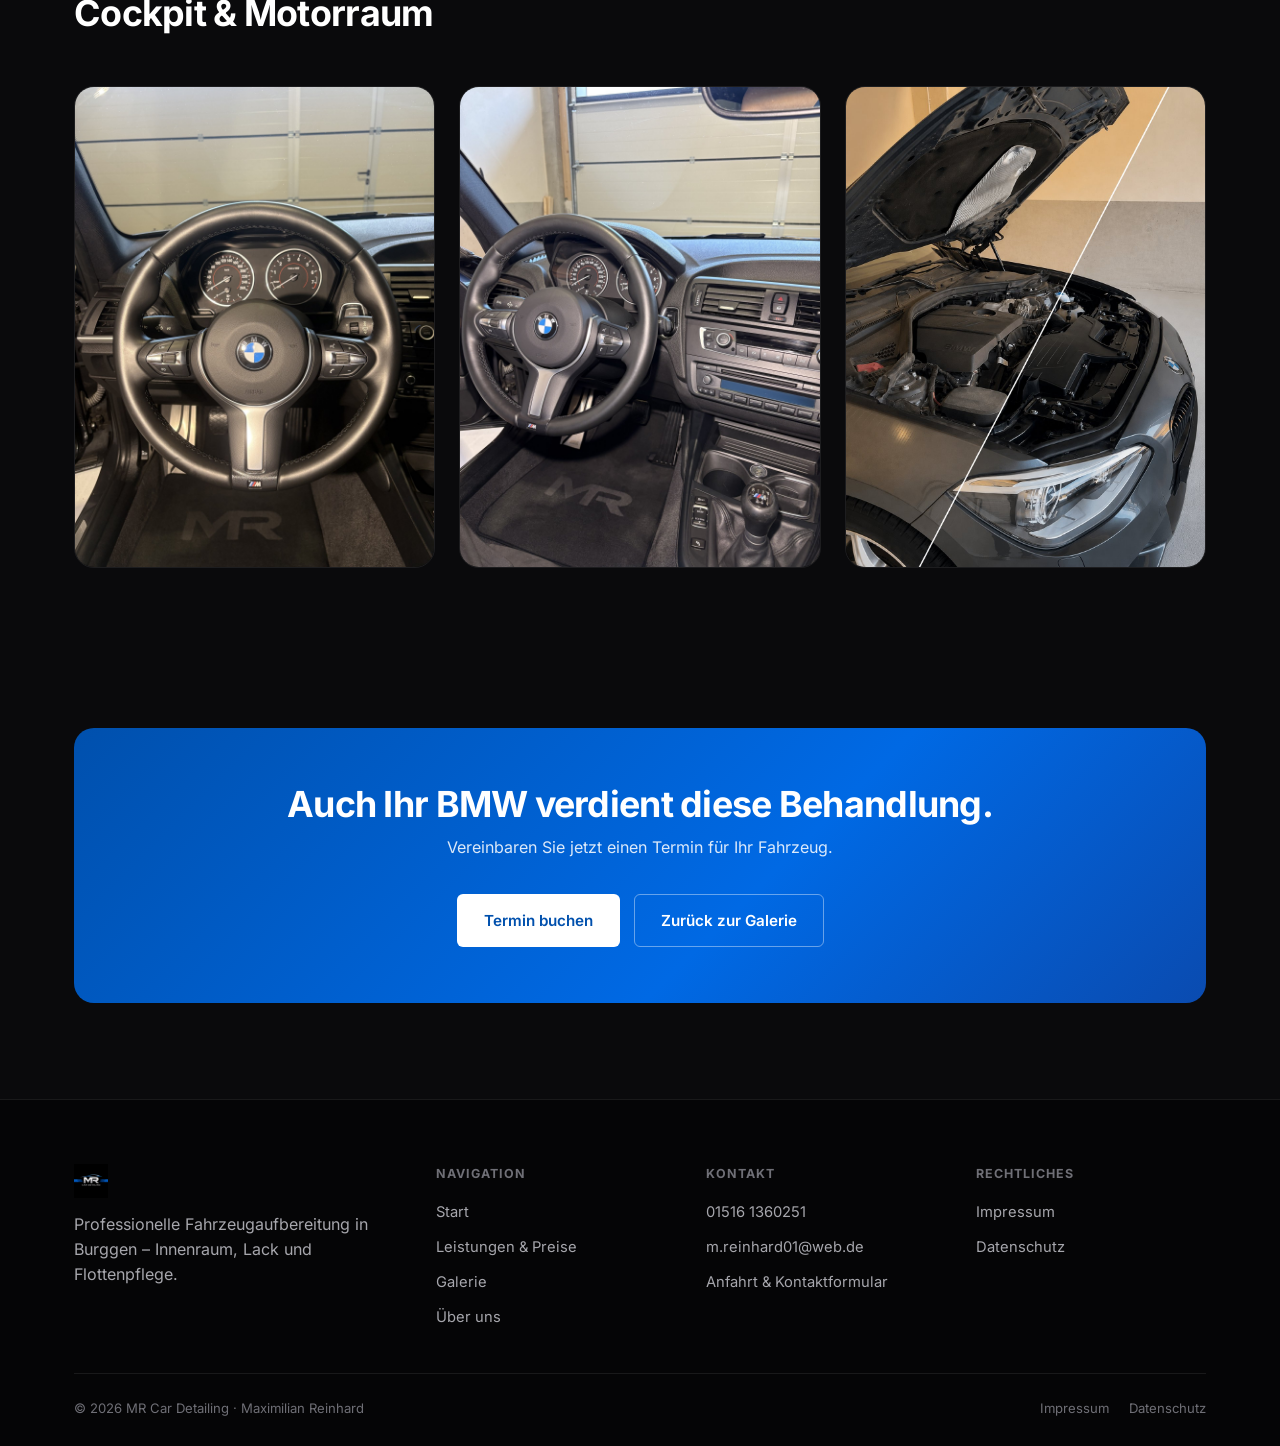
<file: fahrzeug-bmw-1er.html>
<!doctype html>
<html lang="de">
<head>
<meta charset="UTF-8">
<meta name="viewport" content="width=device-width, initial-scale=1.0">
<title>BMW 1er – Projekt-Galerie – MR Car Detailing</title>
<meta name="description" content="Aufbereitung eines BMW 1er durch MR Car Detailing: Innenraum- und Motorraumreinigung im Detail.">
<link rel="icon" type="image/png" href="assets/img/logo/logo-dark.png">
<link rel="stylesheet" href="assets/css/fonts.css">
<link rel="stylesheet" href="assets/css/style.css">
</head>
<body>

<header class="site-header">
  <div class="container">
    <a href="index.html" class="brand">
      <img src="assets/img/logo/logo-dark.png" alt="MR Car Detailing Logo">
      <span class="stack">
        <span class="brand-name">MR Car Detailing</span>
        <span class="brand-tagline">Drive Clean. Stay Fresh.</span>
      </span>
    </a>
    <nav class="nav-links">
      <a href="index.html">Start</a>
      <a href="leistungen-preise.html">Leistungen &amp; Preise</a>
      <a href="galerie.html" class="active">Galerie</a>
      <a href="ueber-uns.html">Über uns</a>
      <a href="kontakt.html">Kontakt</a>
    </nav>
    <div class="nav-cta">
      <a class="nav-phone" href="tel:+4915161360251">01516 1360251</a>
      <a class="btn btn-primary" href="kontakt.html">Termin buchen</a>
      <button class="nav-toggle" aria-label="Menü öffnen" aria-expanded="false">☰</button>
    </div>
  </div>
</header>
<div class="mobile-menu">
  <div class="container">
    <a href="index.html">Start</a>
    <a href="leistungen-preise.html">Leistungen &amp; Preise</a>
    <a href="galerie.html">Galerie</a>
    <a href="ueber-uns.html">Über uns</a>
    <a href="kontakt.html">Kontakt</a>
    <a href="tel:+4915161360251">01516 1360251</a>
  </div>
</div>

<header class="page-header">
  <div class="container">
    <div class="breadcrumb"><a href="index.html">Start</a> / <a href="galerie.html">Galerie</a> / BMW 1er</div>
    <span class="eyebrow">Projekt</span>
    <h1>BMW 1er</h1>
    <p class="lede">Innenraum- und Motorraumreinigung – von Hand aufbereitet bis ins Detail.</p>
    <div class="vehicle-meta">
      <span class="tag-chip">Innenraum</span>
      <span class="tag-chip">Lederpflege</span>
      <span class="tag-chip">Motorraumreinigung</span>
      <span class="tag-chip">Showroom-Finish</span>
    </div>
  </div>
</header>

<main>
  <section class="section-tight">
    <div class="container">
      <div class="wide-figure" style="max-width:560px; margin-inline:auto;">
        <img src="assets/img/hero/bmw-showroom.jpg" alt="BMW 1er nach der Aufbereitung vor dem MR Car Detailing Logo">
      </div>

      <div style="max-width:70ch; margin-top:40px;">
        <h2>Zum Projekt</h2>
        <p>Komplette Innenraumaufbereitung mit gründlicher Reinigung aller Oberflächen sowie einer intensiven Handwäsche des Exterieurs. Das Ergebnis: ein sichtbar sauberer Innenraum und ein gepflegtes Erscheinungsbild.</p>
      </div>

      <div class="section-head" style="margin-top:56px;">
        <span class="eyebrow">Weitere Details</span>
        <h2>Cockpit &amp; Motorraum</h2>
      </div>
      <div class="grid grid-3">
        <div class="wide-figure">
          <img src="assets/img/gallery/bmw-lenkrad-nah.jpg" alt="Lenkrad und Kombiinstrument des BMW 1er nach der Aufbereitung">
        </div>
        <div class="wide-figure">
          <img src="assets/img/gallery/bmw-lenkrad-cockpit.jpg" alt="Cockpit des BMW 1er nach der Aufbereitung">
        </div>
        <div class="wide-figure">
          <img src="assets/img/gallery/vorher-nachher-motorraum.jpg" alt="Motorraum des BMW 1er vor und nach der Reinigung">
        </div>
      </div>
    </div>
  </section>

  <section>
    <div class="container">
      <div class="cta-band">
        <h2>Auch Ihr BMW verdient diese Behandlung.</h2>
        <p>Vereinbaren Sie jetzt einen Termin für Ihr Fahrzeug.</p>
        <div class="hero-actions" style="justify-content:center;">
          <a class="btn btn-primary" href="kontakt.html">Termin buchen</a>
          <a class="btn btn-ghost" href="galerie.html">Zurück zur Galerie</a>
        </div>
      </div>
    </div>
  </section>
</main>

<footer class="site-footer">
  <div class="container">
    <div class="footer-grid">
      <div>
        <a href="index.html" class="brand" style="margin-bottom:14px;">
          <img src="assets/img/logo/logo-dark.png" alt="MR Car Detailing Logo">
        </a>
        <p style="max-width:32ch;">Professionelle Fahrzeugaufbereitung in Burggen – Innenraum, Lack und Flottenpflege.</p>
      </div>
      <div>
        <h4>Navigation</h4>
        <ul>
          <li><a href="index.html">Start</a></li>
          <li><a href="leistungen-preise.html">Leistungen &amp; Preise</a></li>
          <li><a href="galerie.html">Galerie</a></li>
          <li><a href="ueber-uns.html">Über uns</a></li>
        </ul>
      </div>
      <div>
        <h4>Kontakt</h4>
        <ul>
          <li><a href="tel:+4915161360251">01516 1360251</a></li>
          <li><a href="mailto:m.reinhard01@web.de">m.reinhard01@web.de</a></li>
          <li><a href="kontakt.html">Anfahrt &amp; Kontaktformular</a></li>
        </ul>
      </div>
      <div>
        <h4>Rechtliches</h4>
        <ul>
          <li><a href="impressum.html">Impressum</a></li>
          <li><a href="datenschutz.html">Datenschutz</a></li>
        </ul>
      </div>
    </div>
    <div class="footer-bottom">
      <span>© <span id="year"></span> MR Car Detailing · Maximilian Reinhard</span>
      <nav><a href="impressum.html">Impressum</a><a href="datenschutz.html">Datenschutz</a></nav>
    </div>
  </div>
</footer>

<script>document.getElementById("year").textContent = new Date().getFullYear();</script>
<script src="assets/js/main.js"></script>
</body>
</html>
</file>
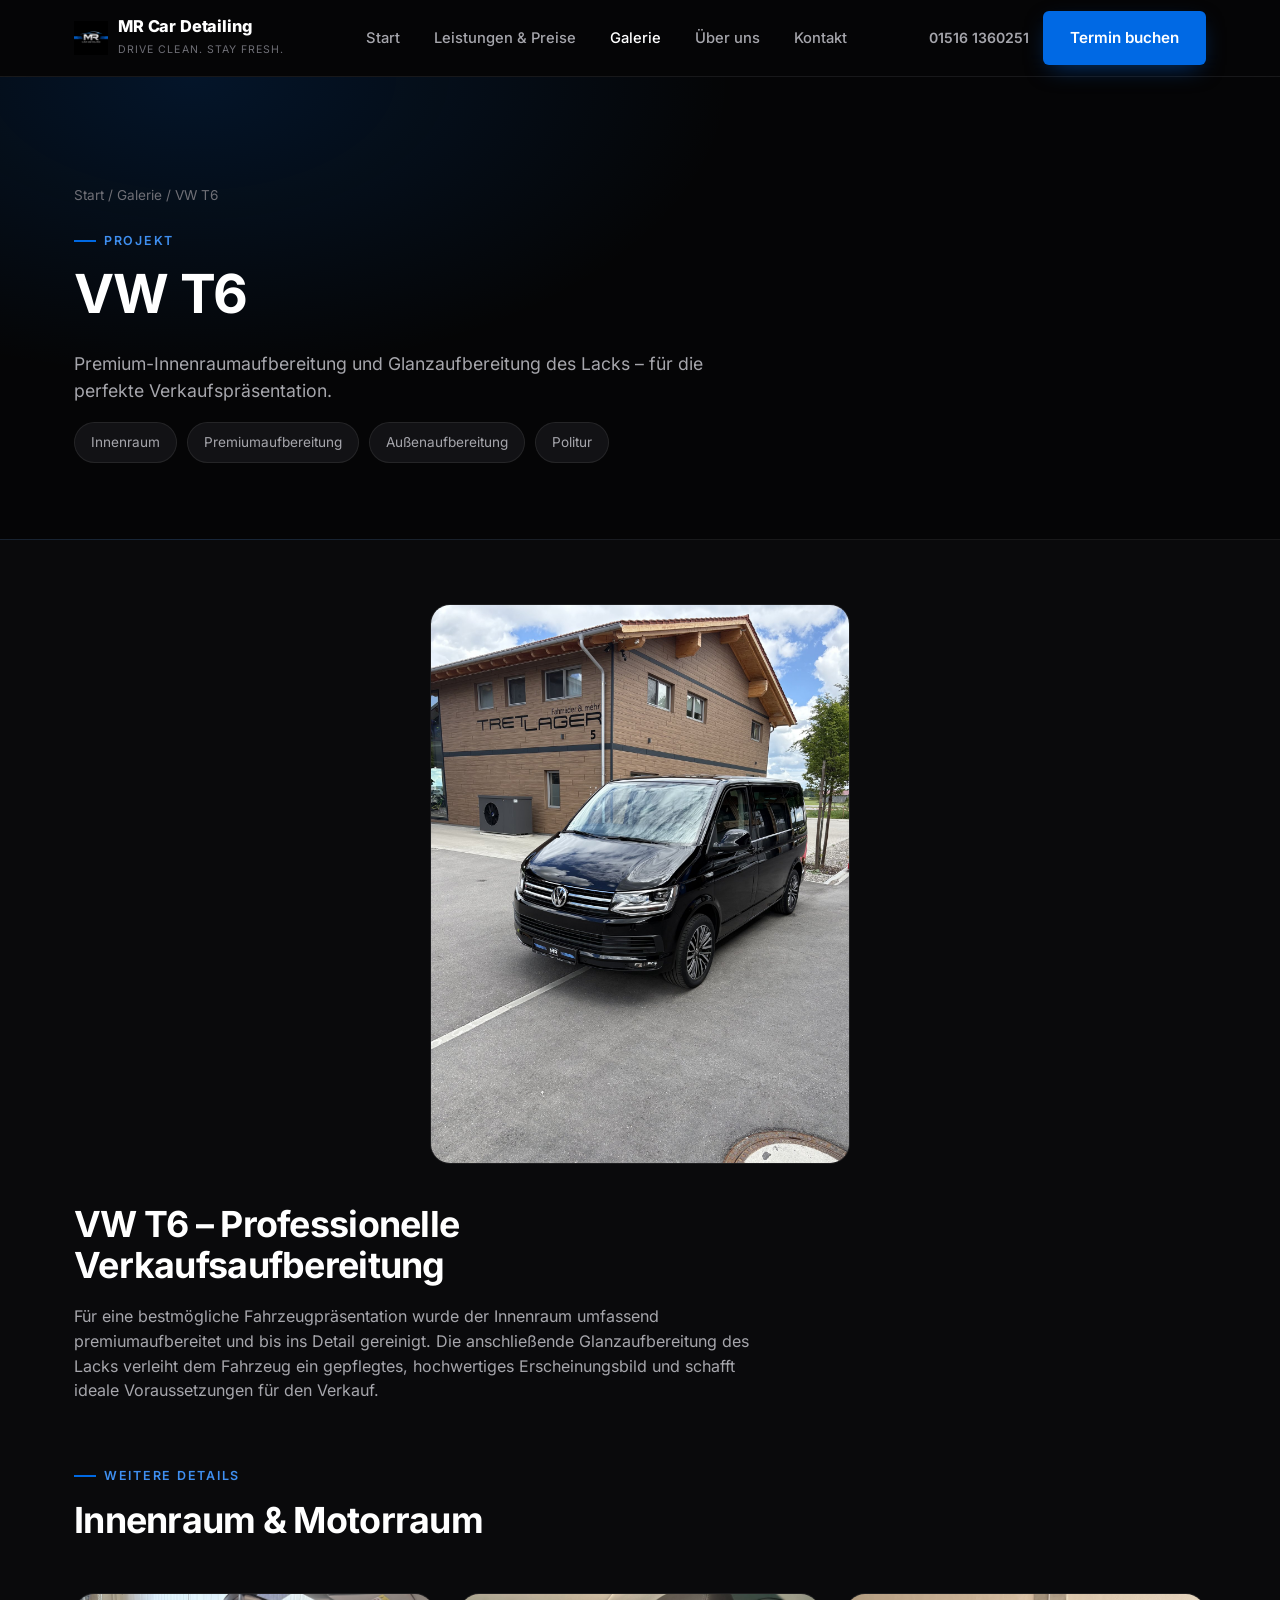
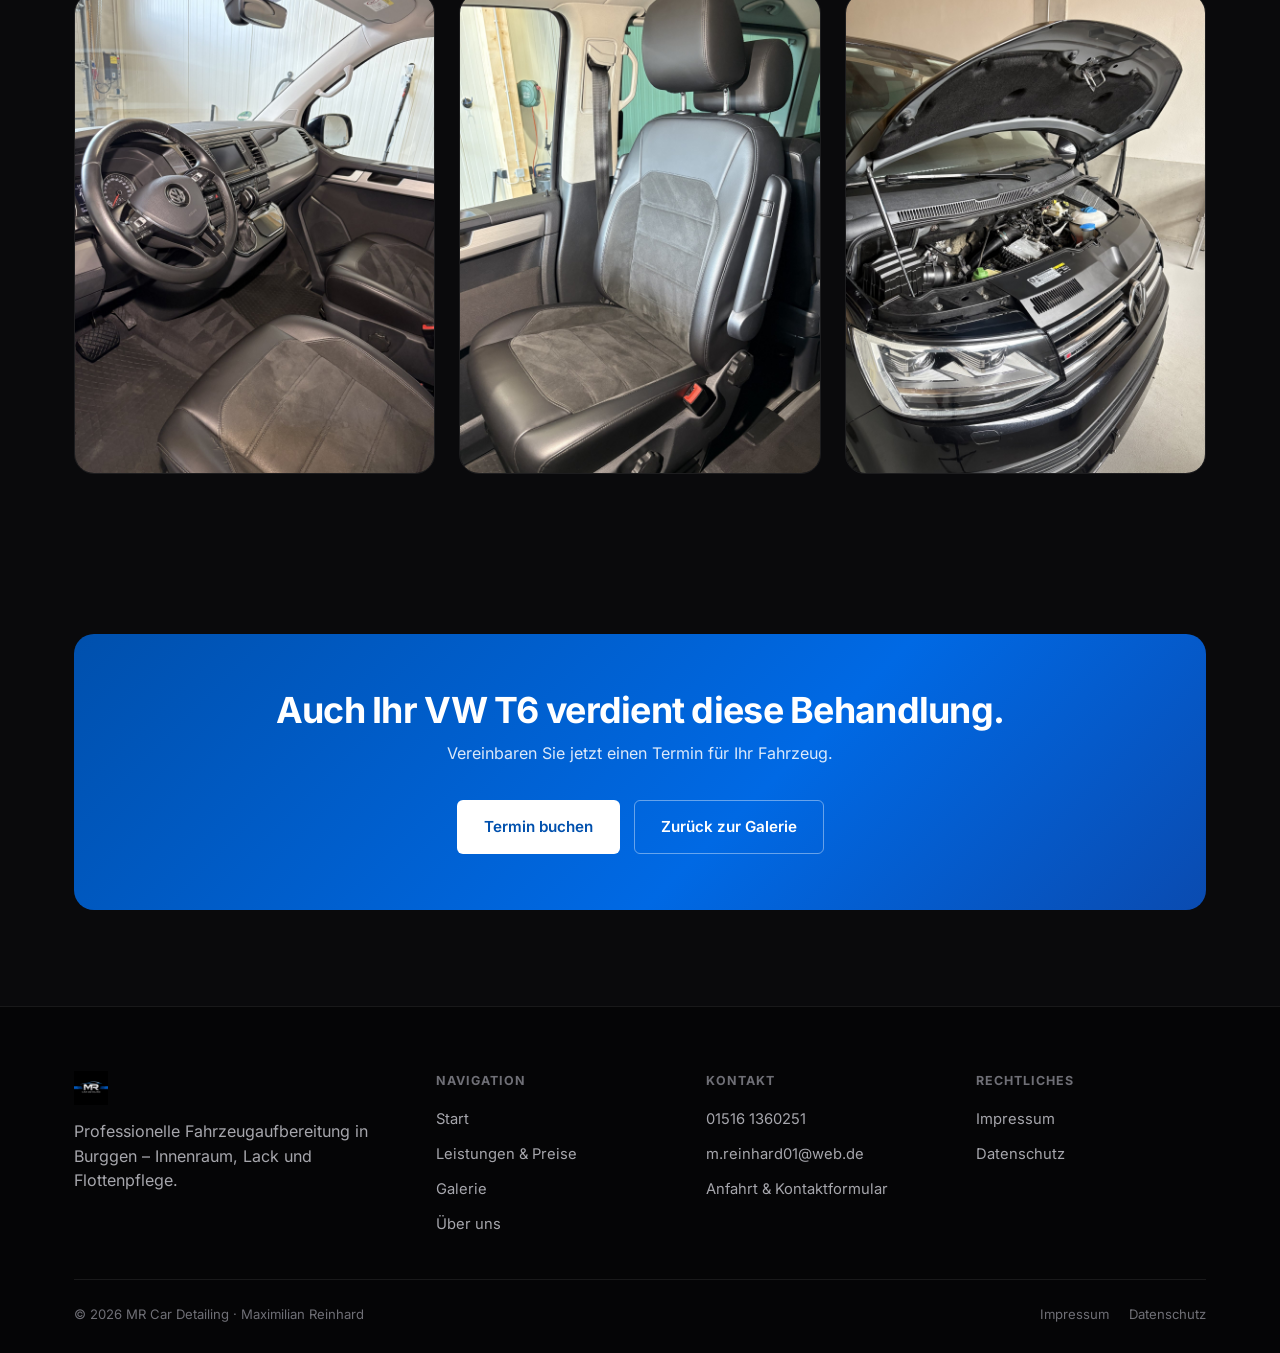
<file: fahrzeug-vw.html>
<!doctype html>
<html lang="de">
<head>
<meta charset="UTF-8">
<meta name="viewport" content="width=device-width, initial-scale=1.0">
<title>VW T6 – Projekt-Galerie – MR Car Detailing</title>
<meta name="description" content="Aufbereitung eines VW T6 durch MR Car Detailing: Premium-Innenraumaufbereitung und Glanzaufbereitung des Lacks für die Verkaufspräsentation.">
<link rel="icon" type="image/png" href="assets/img/logo/logo-dark.png">
<link rel="stylesheet" href="assets/css/fonts.css">
<link rel="stylesheet" href="assets/css/style.css">
</head>
<body>

<header class="site-header">
  <div class="container">
    <a href="index.html" class="brand">
      <img src="assets/img/logo/logo-dark.png" alt="MR Car Detailing Logo">
      <span class="stack">
        <span class="brand-name">MR Car Detailing</span>
        <span class="brand-tagline">Drive Clean. Stay Fresh.</span>
      </span>
    </a>
    <nav class="nav-links">
      <a href="index.html">Start</a>
      <a href="leistungen-preise.html">Leistungen &amp; Preise</a>
      <a href="galerie.html" class="active">Galerie</a>
      <a href="ueber-uns.html">Über uns</a>
      <a href="kontakt.html">Kontakt</a>
    </nav>
    <div class="nav-cta">
      <a class="nav-phone" href="tel:+4915161360251">01516 1360251</a>
      <a class="btn btn-primary" href="kontakt.html">Termin buchen</a>
      <button class="nav-toggle" aria-label="Menü öffnen" aria-expanded="false">☰</button>
    </div>
  </div>
</header>
<div class="mobile-menu">
  <div class="container">
    <a href="index.html">Start</a>
    <a href="leistungen-preise.html">Leistungen &amp; Preise</a>
    <a href="galerie.html">Galerie</a>
    <a href="ueber-uns.html">Über uns</a>
    <a href="kontakt.html">Kontakt</a>
    <a href="tel:+4915161360251">01516 1360251</a>
  </div>
</div>

<header class="page-header">
  <div class="container">
    <div class="breadcrumb"><a href="index.html">Start</a> / <a href="galerie.html">Galerie</a> / VW T6</div>
    <span class="eyebrow">Projekt</span>
    <h1>VW T6</h1>
    <p class="lede">Premium-Innenraumaufbereitung und Glanzaufbereitung des Lacks – für die perfekte Verkaufspräsentation.</p>
    <div class="vehicle-meta">
      <span class="tag-chip">Innenraum</span>
      <span class="tag-chip">Premiumaufbereitung</span>
      <span class="tag-chip">Außenaufbereitung</span>
      <span class="tag-chip">Politur</span>
    </div>
  </div>
</header>

<main>
  <section class="section-tight">
    <div class="container">
      <div class="wide-figure" style="max-width:420px; margin-inline:auto;">
        <img src="assets/img/gallery/vw-aussen.jpg" alt="VW T6 nach der Außenaufbereitung von MR Car Detailing">
      </div>

      <div style="max-width:70ch; margin-top:40px;">
        <h2>VW T6 – Professionelle Verkaufsaufbereitung</h2>
        <p>Für eine bestmögliche Fahrzeugpräsentation wurde der Innenraum umfassend premiumaufbereitet und bis ins Detail gereinigt. Die anschließende Glanzaufbereitung des Lacks verleiht dem Fahrzeug ein gepflegtes, hochwertiges Erscheinungsbild und schafft ideale Voraussetzungen für den Verkauf.</p>
      </div>

      <div class="section-head" style="margin-top:56px;">
        <span class="eyebrow">Weitere Details</span>
        <h2>Innenraum &amp; Motorraum</h2>
      </div>
      <div class="grid grid-3">
        <div class="wide-figure">
          <img src="assets/img/gallery/vwt6-cockpit.jpg" alt="Cockpit des VW T6 nach der Aufbereitung">
        </div>
        <div class="wide-figure">
          <img src="assets/img/gallery/vwt6-ruecksitze.jpg" alt="Rücksitze des VW T6 nach der Aufbereitung">
        </div>
        <div class="wide-figure">
          <img src="assets/img/gallery/vwt6-motorraum.jpg" alt="Motorraum des VW T6 nach der Aufbereitung">
        </div>
      </div>
    </div>
  </section>

  <section>
    <div class="container">
      <div class="cta-band">
        <h2>Auch Ihr VW T6 verdient diese Behandlung.</h2>
        <p>Vereinbaren Sie jetzt einen Termin für Ihr Fahrzeug.</p>
        <div class="hero-actions" style="justify-content:center;">
          <a class="btn btn-primary" href="kontakt.html">Termin buchen</a>
          <a class="btn btn-ghost" href="galerie.html">Zurück zur Galerie</a>
        </div>
      </div>
    </div>
  </section>
</main>

<footer class="site-footer">
  <div class="container">
    <div class="footer-grid">
      <div>
        <a href="index.html" class="brand" style="margin-bottom:14px;">
          <img src="assets/img/logo/logo-dark.png" alt="MR Car Detailing Logo">
        </a>
        <p style="max-width:32ch;">Professionelle Fahrzeugaufbereitung in Burggen – Innenraum, Lack und Flottenpflege.</p>
      </div>
      <div>
        <h4>Navigation</h4>
        <ul>
          <li><a href="index.html">Start</a></li>
          <li><a href="leistungen-preise.html">Leistungen &amp; Preise</a></li>
          <li><a href="galerie.html">Galerie</a></li>
          <li><a href="ueber-uns.html">Über uns</a></li>
        </ul>
      </div>
      <div>
        <h4>Kontakt</h4>
        <ul>
          <li><a href="tel:+4915161360251">01516 1360251</a></li>
          <li><a href="mailto:m.reinhard01@web.de">m.reinhard01@web.de</a></li>
          <li><a href="kontakt.html">Anfahrt &amp; Kontaktformular</a></li>
        </ul>
      </div>
      <div>
        <h4>Rechtliches</h4>
        <ul>
          <li><a href="impressum.html">Impressum</a></li>
          <li><a href="datenschutz.html">Datenschutz</a></li>
        </ul>
      </div>
    </div>
    <div class="footer-bottom">
      <span>© <span id="year"></span> MR Car Detailing · Maximilian Reinhard</span>
      <nav><a href="impressum.html">Impressum</a><a href="datenschutz.html">Datenschutz</a></nav>
    </div>
  </div>
</footer>

<script>document.getElementById("year").textContent = new Date().getFullYear();</script>
<script src="assets/js/main.js"></script>
</body>
</html>
</file>
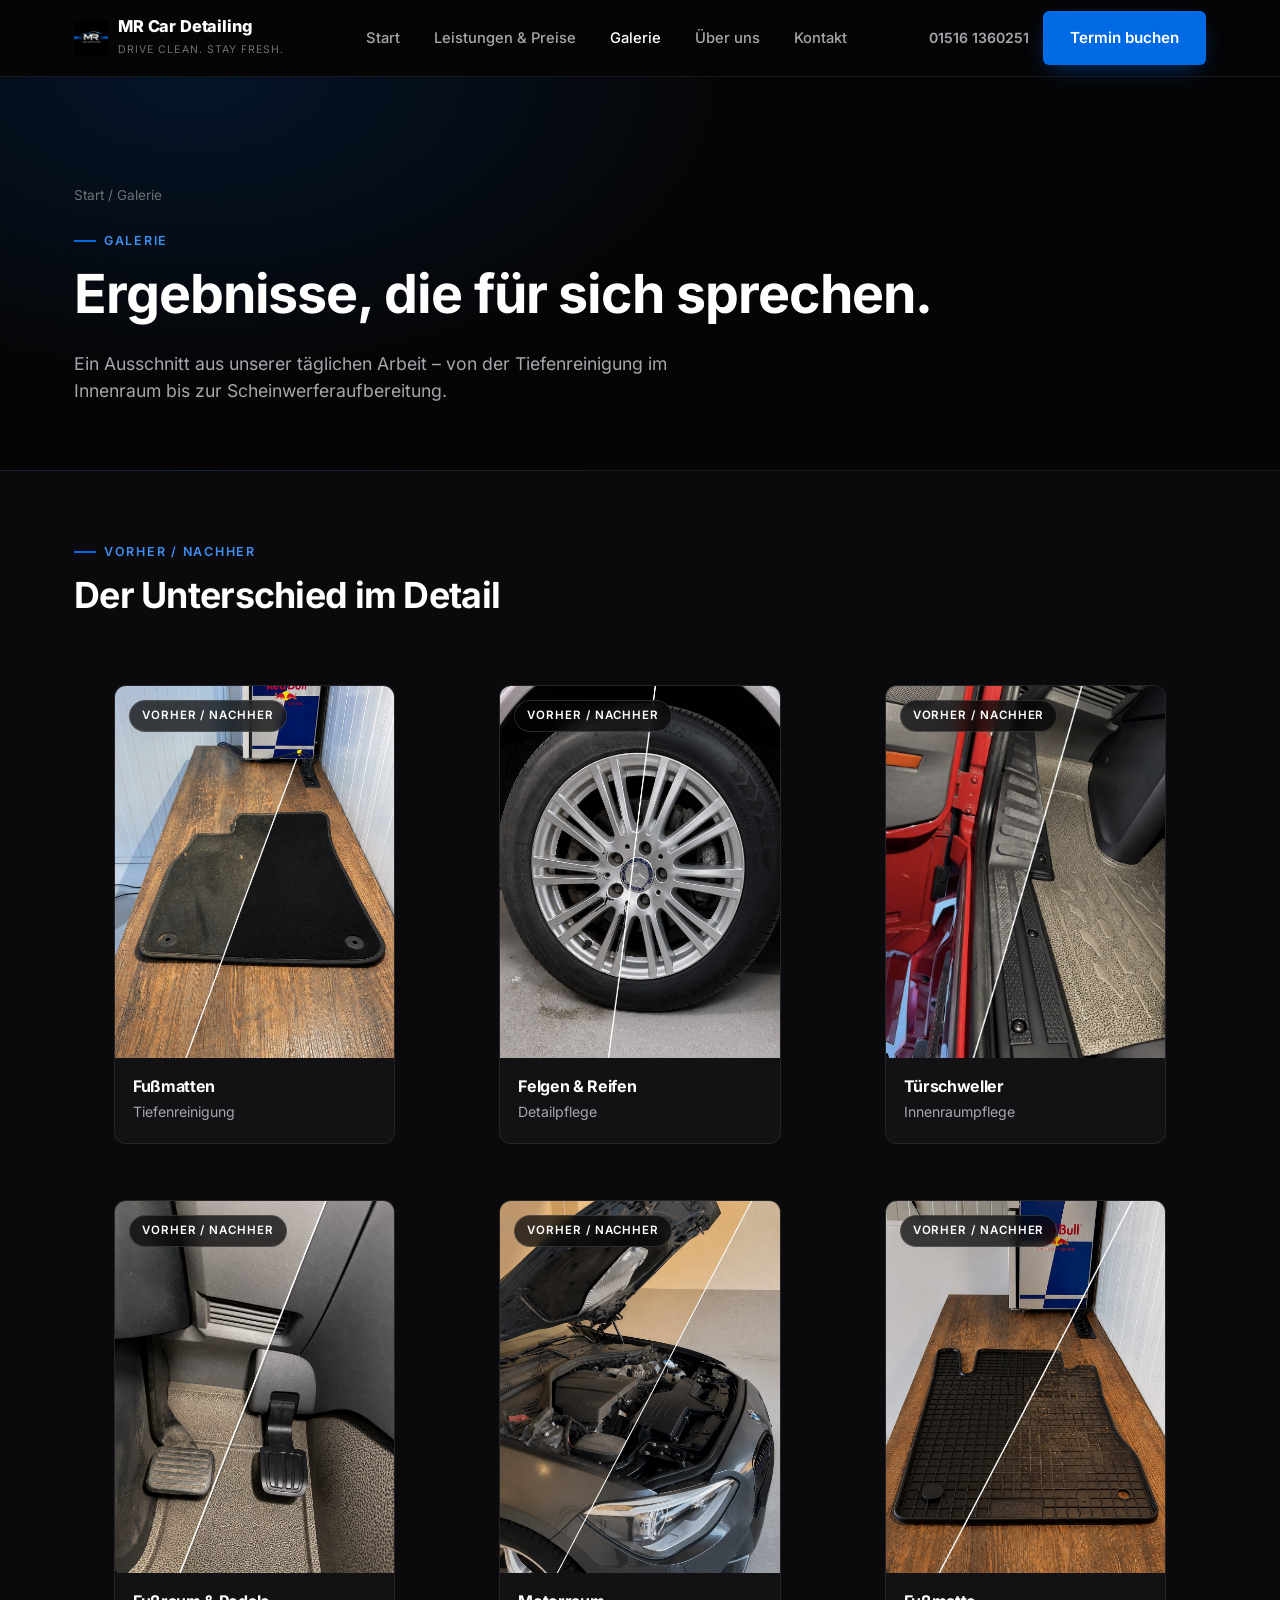
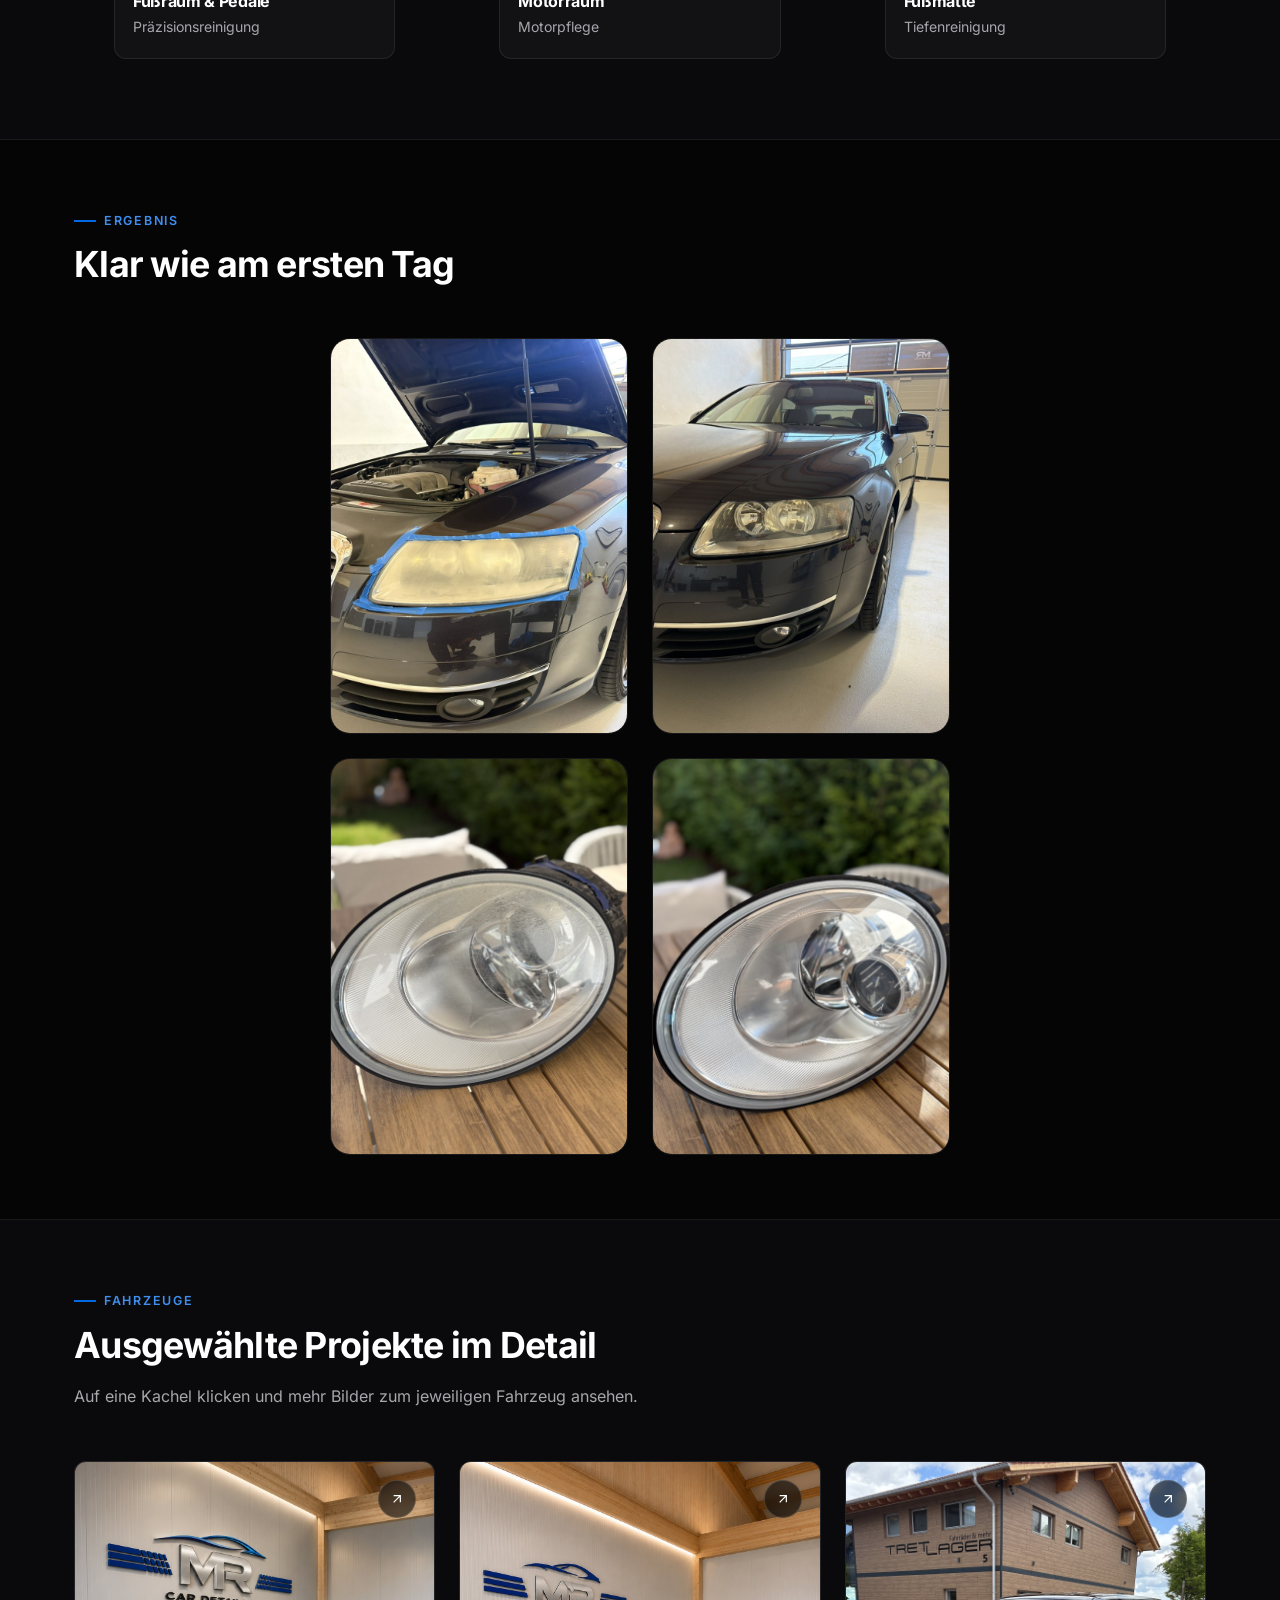
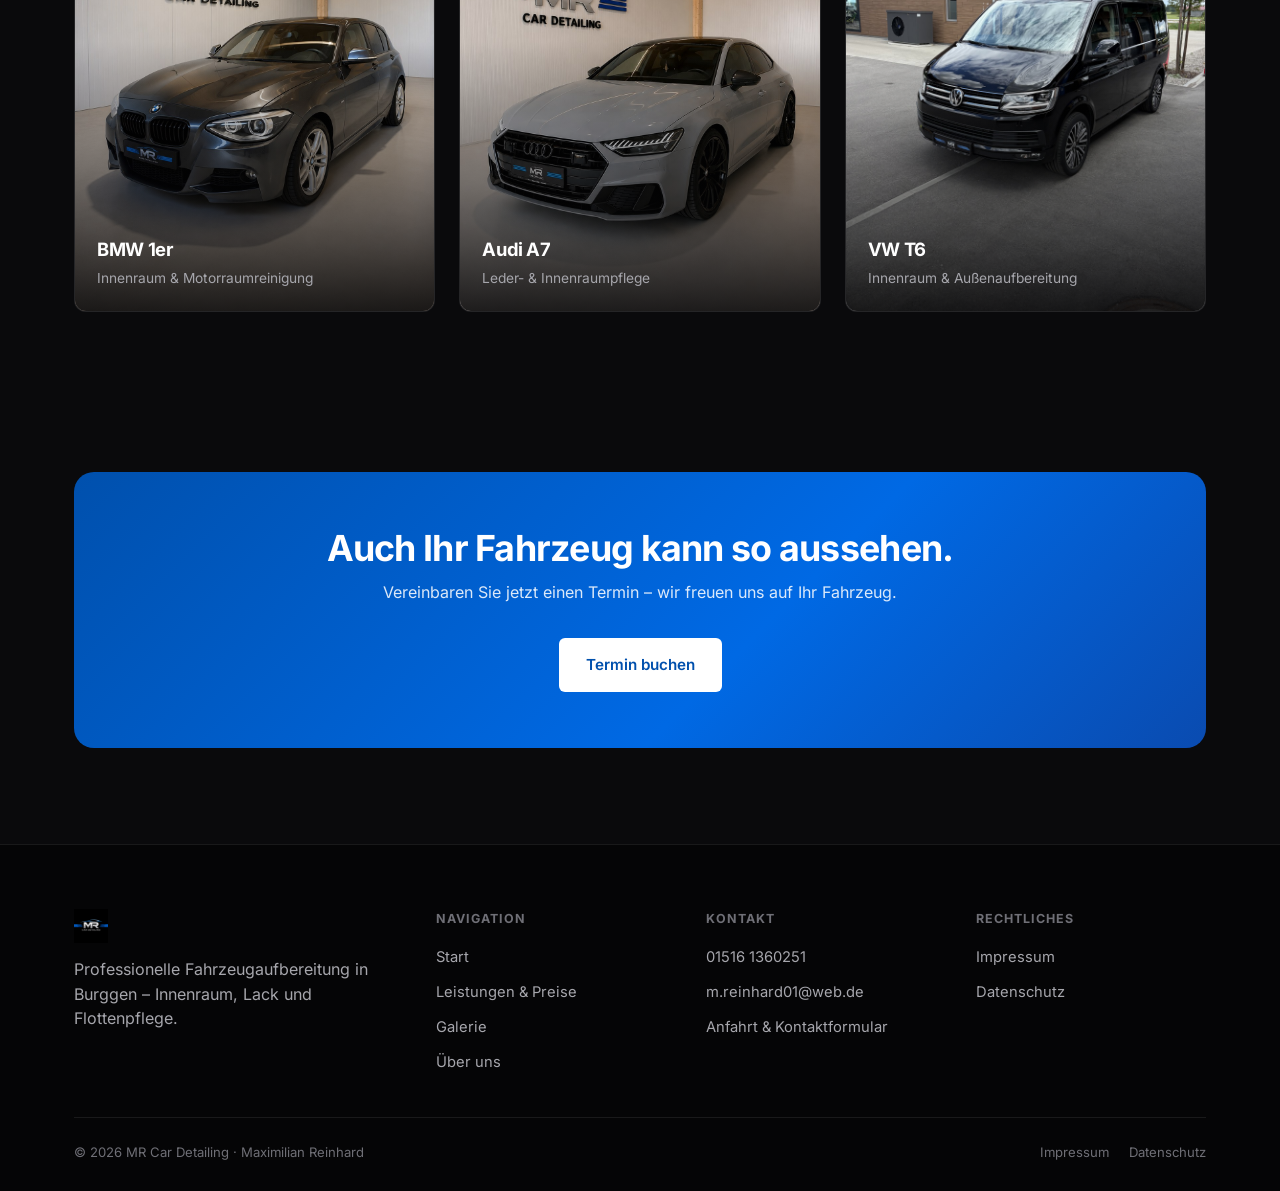
<file: galerie.html>
<!doctype html>
<html lang="de">
<head>
<meta charset="UTF-8">
<meta name="viewport" content="width=device-width, initial-scale=1.0">
<title>Galerie – MR Car Detailing</title>
<meta name="description" content="Vorher/Nachher-Ergebnisse und Impressionen von MR Car Detailing aus Burggen.">
<link rel="icon" type="image/png" href="assets/img/logo/logo-dark.png">
<link rel="stylesheet" href="assets/css/fonts.css">
<link rel="stylesheet" href="assets/css/style.css">
</head>
<body>

<header class="site-header">
  <div class="container">
    <a href="index.html" class="brand">
      <img src="assets/img/logo/logo-dark.png" alt="MR Car Detailing Logo">
      <span class="stack">
        <span class="brand-name">MR Car Detailing</span>
        <span class="brand-tagline">Drive Clean. Stay Fresh.</span>
      </span>
    </a>
    <nav class="nav-links">
      <a href="index.html">Start</a>
      <a href="leistungen-preise.html">Leistungen &amp; Preise</a>
      <a href="galerie.html" class="active">Galerie</a>
      <a href="ueber-uns.html">Über uns</a>
      <a href="kontakt.html">Kontakt</a>
    </nav>
    <div class="nav-cta">
      <a class="nav-phone" href="tel:+4915161360251">01516 1360251</a>
      <a class="btn btn-primary" href="kontakt.html">Termin buchen</a>
      <button class="nav-toggle" aria-label="Menü öffnen" aria-expanded="false">☰</button>
    </div>
  </div>
</header>
<div class="mobile-menu">
  <div class="container">
    <a href="index.html">Start</a>
    <a href="leistungen-preise.html">Leistungen &amp; Preise</a>
    <a href="galerie.html">Galerie</a>
    <a href="ueber-uns.html">Über uns</a>
    <a href="kontakt.html">Kontakt</a>
    <a href="tel:+4915161360251">01516 1360251</a>
  </div>
</div>

<header class="page-header">
  <div class="container">
    <div class="breadcrumb"><a href="index.html">Start</a> / Galerie</div>
    <span class="eyebrow">Galerie</span>
    <h1>Ergebnisse, die für sich sprechen.</h1>
    <p class="lede">Ein Ausschnitt aus unserer täglichen Arbeit – von der Tiefenreinigung im Innenraum bis zur Scheinwerferaufbereitung.</p>
  </div>
</header>

<main>

  <section class="section-tight">
    <div class="container">
      <div class="section-head">
        <span class="eyebrow">Vorher / Nachher</span>
        <h2>Der Unterschied im Detail</h2>
      </div>
      <div class="grid grid-3">

        <figure class="ba-figure">
          <span class="ba-tag">Vorher / Nachher</span>
          <img src="assets/img/gallery/vorher-nachher-fussmatte.jpg" alt="Fußmatte vor und nach der Aufbereitung">
          <figcaption class="ba-caption"><h3>Fußmatten</h3><p>Tiefenreinigung</p></figcaption>
        </figure>

        <figure class="ba-figure">
          <span class="ba-tag">Vorher / Nachher</span>
          <img src="assets/img/gallery/vorher-nachher-felge.jpg" alt="Felge vor und nach der Politur">
          <figcaption class="ba-caption"><h3>Felgen &amp; Reifen</h3><p>Detailpflege</p></figcaption>
        </figure>

        <figure class="ba-figure">
          <span class="ba-tag">Vorher / Nachher</span>
          <img src="assets/img/gallery/vorher-nachher-tuerschweller.jpg" alt="Türschweller vor und nach der Reinigung">
          <figcaption class="ba-caption"><h3>Türschweller</h3><p>Innenraumpflege</p></figcaption>
        </figure>

        <figure class="ba-figure">
          <span class="ba-tag">Vorher / Nachher</span>
          <img src="assets/img/gallery/vorher-nachher-fussraum.jpg" alt="Fußraum vor und nach der Reinigung">
          <figcaption class="ba-caption"><h3>Fußraum &amp; Pedale</h3><p>Präzisionsreinigung</p></figcaption>
        </figure>

        <figure class="ba-figure">
          <span class="ba-tag">Vorher / Nachher</span>
          <img src="assets/img/gallery/vorher-nachher-motorraum.jpg" alt="Motorraum vor und nach der Reinigung">
          <figcaption class="ba-caption"><h3>Motorraum</h3><p>Motorpflege</p></figcaption>
        </figure>

        <figure class="ba-figure">
          <span class="ba-tag">Vorher / Nachher</span>
          <img src="assets/img/gallery/vorher-nachher-fussmatte-2.jpg" alt="Fußmatte vor und nach der Reinigung">
          <figcaption class="ba-caption"><h3>Fußmatte</h3><p>Tiefenreinigung</p></figcaption>
        </figure>

      </div>
    </div>
  </section>

  <section class="section-alt section-tight">
    <div class="container">
      <div class="section-head">
        <span class="eyebrow">Ergebnis</span>
        <h2>Klar wie am ersten Tag</h2>
      </div>
      <div class="grid grid-2" style="max-width:620px; margin-inline:auto;">
        <div class="wide-figure">
          <img src="assets/img/gallery/scheinwerfer-vorher.jpg" alt="Verwitterter Scheinwerfer vor der Politur">
        </div>
        <div class="wide-figure">
          <img src="assets/img/gallery/scheinwerfer-nachher.jpg" alt="Klar polierter Scheinwerfer nach der Aufbereitung">
        </div>
        <div class="wide-figure">
          <img src="assets/img/gallery/scheinwerfer-vorher-2.jpg" alt="Ausgebauter Scheinwerfer vor der Politur, matt und verwittert">
        </div>
        <div class="wide-figure">
          <img src="assets/img/gallery/scheinwerfer-nachher-2.jpg" alt="Ausgebauter Scheinwerfer nach der Politur, klar wie neu">
        </div>
      </div>
    </div>
  </section>

  <section class="section-tight">
    <div class="container">
      <div class="section-head">
        <span class="eyebrow">Fahrzeuge</span>
        <h2>Ausgewählte Projekte im Detail</h2>
        <p>Auf eine Kachel klicken und mehr Bilder zum jeweiligen Fahrzeug ansehen.</p>
      </div>
      <div class="grid grid-3">

        <a class="vehicle-card" href="fahrzeug-bmw-1er.html">
          <img src="assets/img/hero/bmw-showroom.jpg" alt="BMW 1er nach der Aufbereitung">
          <span class="vehicle-card-arrow">
            <svg viewBox="0 0 24 24" fill="none" stroke="currentColor" stroke-width="1.8"><path d="M7 17L17 7M7 7h10v10"/></svg>
          </span>
          <div class="vehicle-card-body">
            <h3>BMW 1er</h3>
            <p>Innenraum &amp; Motorraumreinigung</p>
          </div>
        </a>

        <a class="vehicle-card" href="fahrzeug-audi.html">
          <img src="assets/img/gallery/a7-showroom.jpg" alt="Audi A7 nach der Aufbereitung">
          <span class="vehicle-card-arrow">
            <svg viewBox="0 0 24 24" fill="none" stroke="currentColor" stroke-width="1.8"><path d="M7 17L17 7M7 7h10v10"/></svg>
          </span>
          <div class="vehicle-card-body">
            <h3>Audi A7</h3>
            <p>Leder- &amp; Innenraumpflege</p>
          </div>
        </a>

        <a class="vehicle-card" href="fahrzeug-vw.html">
          <img src="assets/img/gallery/vw-aussen.jpg" alt="VW T6 nach der Außenaufbereitung">
          <span class="vehicle-card-arrow">
            <svg viewBox="0 0 24 24" fill="none" stroke="currentColor" stroke-width="1.8"><path d="M7 17L17 7M7 7h10v10"/></svg>
          </span>
          <div class="vehicle-card-body">
            <h3>VW T6</h3>
            <p>Innenraum &amp; Außenaufbereitung</p>
          </div>
        </a>

      </div>
    </div>
  </section>

  <section>
    <div class="container">
      <div class="cta-band">
        <h2>Auch Ihr Fahrzeug kann so aussehen.</h2>
        <p>Vereinbaren Sie jetzt einen Termin – wir freuen uns auf Ihr Fahrzeug.</p>
        <div class="hero-actions" style="justify-content:center;">
          <a class="btn btn-primary" href="kontakt.html">Termin buchen</a>
        </div>
      </div>
    </div>
  </section>

</main>

<footer class="site-footer">
  <div class="container">
    <div class="footer-grid">
      <div>
        <a href="index.html" class="brand" style="margin-bottom:14px;">
          <img src="assets/img/logo/logo-dark.png" alt="MR Car Detailing Logo">
        </a>
        <p style="max-width:32ch;">Professionelle Fahrzeugaufbereitung in Burggen – Innenraum, Lack und Flottenpflege.</p>
      </div>
      <div>
        <h4>Navigation</h4>
        <ul>
          <li><a href="index.html">Start</a></li>
          <li><a href="leistungen-preise.html">Leistungen &amp; Preise</a></li>
          <li><a href="galerie.html">Galerie</a></li>
          <li><a href="ueber-uns.html">Über uns</a></li>
        </ul>
      </div>
      <div>
        <h4>Kontakt</h4>
        <ul>
          <li><a href="tel:+4915161360251">01516 1360251</a></li>
          <li><a href="mailto:m.reinhard01@web.de">m.reinhard01@web.de</a></li>
          <li><a href="kontakt.html">Anfahrt &amp; Kontaktformular</a></li>
        </ul>
      </div>
      <div>
        <h4>Rechtliches</h4>
        <ul>
          <li><a href="impressum.html">Impressum</a></li>
          <li><a href="datenschutz.html">Datenschutz</a></li>
        </ul>
      </div>
    </div>
    <div class="footer-bottom">
      <span>© <span id="year"></span> MR Car Detailing · Maximilian Reinhard</span>
      <nav><a href="impressum.html">Impressum</a><a href="datenschutz.html">Datenschutz</a></nav>
    </div>
  </div>
</footer>

<script>document.getElementById("year").textContent = new Date().getFullYear();</script>
<script src="assets/js/main.js"></script>
</body>
</html>
</file>
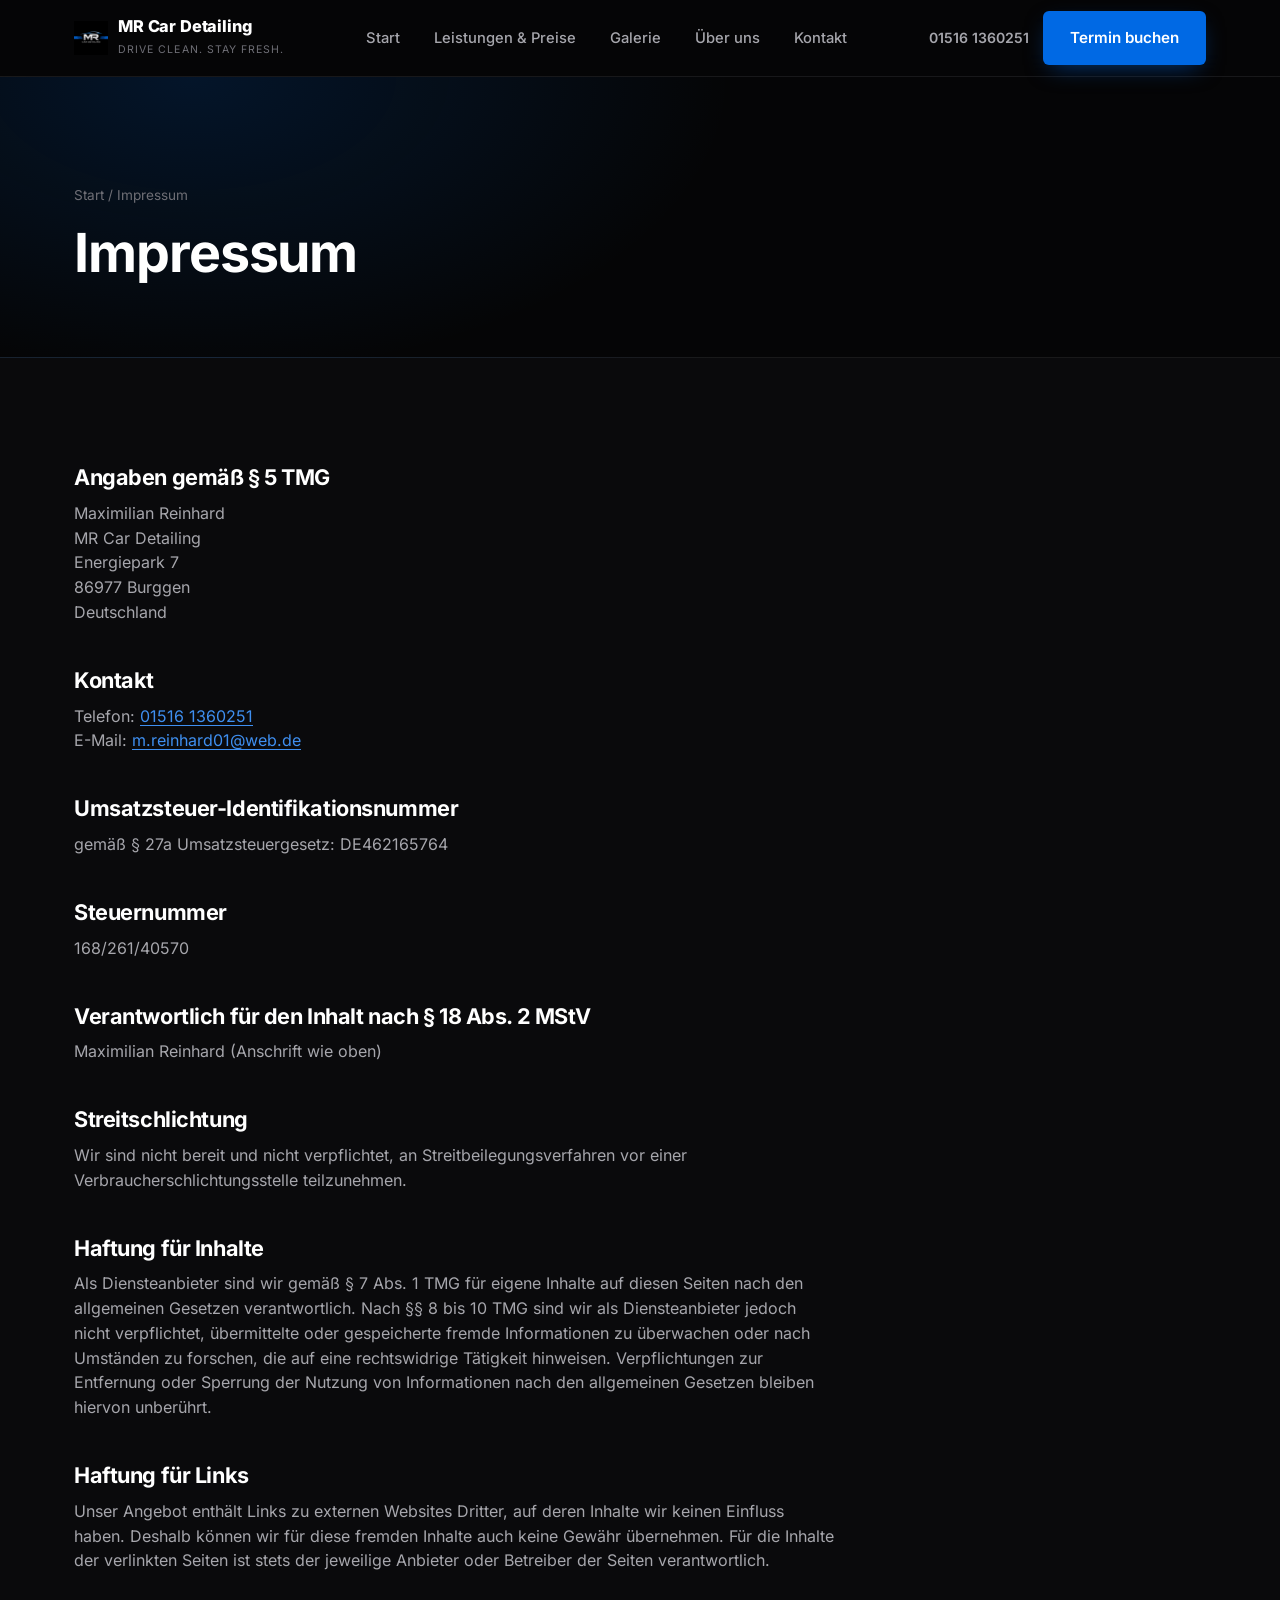
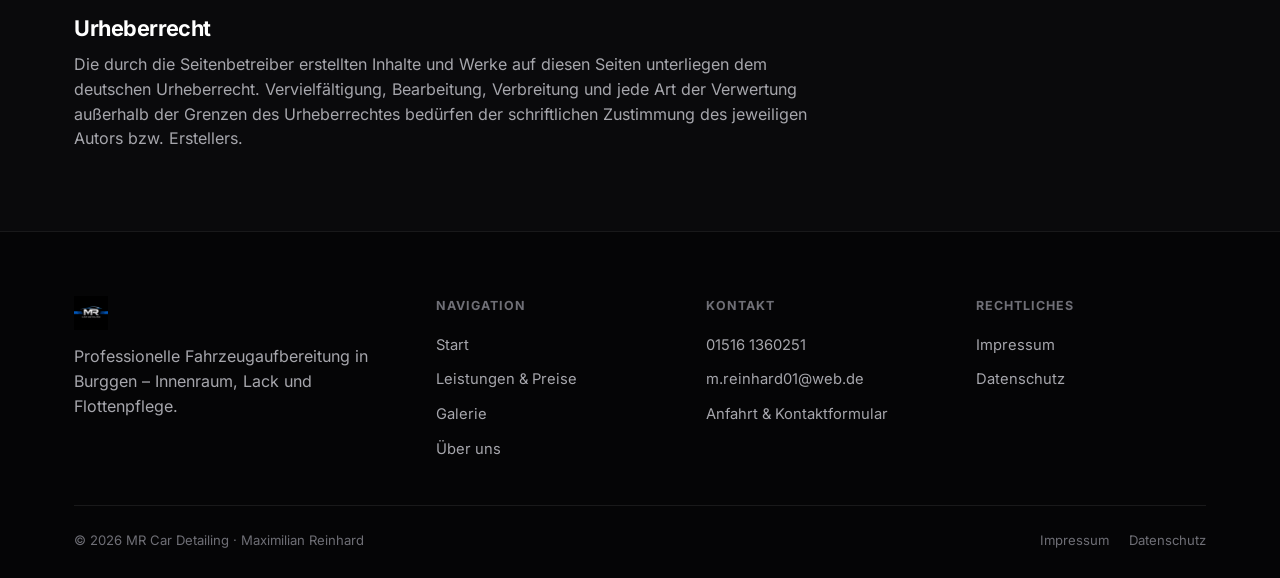
<file: impressum.html>
<!doctype html>
<html lang="de">
<head>
<meta charset="UTF-8">
<meta name="viewport" content="width=device-width, initial-scale=1.0">
<title>Impressum – MR Car Detailing</title>
<meta name="robots" content="noindex">
<link rel="icon" type="image/png" href="assets/img/logo/logo-dark.png">
<link rel="stylesheet" href="assets/css/fonts.css">
<link rel="stylesheet" href="assets/css/style.css">
</head>
<body>

<header class="site-header">
  <div class="container">
    <a href="index.html" class="brand">
      <img src="assets/img/logo/logo-dark.png" alt="MR Car Detailing Logo">
      <span class="stack">
        <span class="brand-name">MR Car Detailing</span>
        <span class="brand-tagline">Drive Clean. Stay Fresh.</span>
      </span>
    </a>
    <nav class="nav-links">
      <a href="index.html">Start</a>
      <a href="leistungen-preise.html">Leistungen &amp; Preise</a>
      <a href="galerie.html">Galerie</a>
      <a href="ueber-uns.html">Über uns</a>
      <a href="kontakt.html">Kontakt</a>
    </nav>
    <div class="nav-cta">
      <a class="nav-phone" href="tel:+4915161360251">01516 1360251</a>
      <a class="btn btn-primary" href="kontakt.html">Termin buchen</a>
      <button class="nav-toggle" aria-label="Menü öffnen" aria-expanded="false">☰</button>
    </div>
  </div>
</header>
<div class="mobile-menu">
  <div class="container">
    <a href="index.html">Start</a>
    <a href="leistungen-preise.html">Leistungen &amp; Preise</a>
    <a href="galerie.html">Galerie</a>
    <a href="ueber-uns.html">Über uns</a>
    <a href="kontakt.html">Kontakt</a>
    <a href="tel:+4915161360251">01516 1360251</a>
  </div>
</div>

<header class="page-header">
  <div class="container">
    <div class="breadcrumb"><a href="index.html">Start</a> / Impressum</div>
    <h1>Impressum</h1>
  </div>
</header>

<main>
  <section class="section-tight">
    <div class="container">
      <div class="legal-content">

        <h2>Angaben gemäß § 5 TMG</h2>
        <p>
          Maximilian Reinhard<br>
          MR Car Detailing<br>
          Energiepark 7<br>
          86977 Burggen<br>
          Deutschland
        </p>

        <h2>Kontakt</h2>
        <p>
          Telefon: <a href="tel:+4915161360251">01516 1360251</a><br>
          E-Mail: <a href="mailto:m.reinhard01@web.de">m.reinhard01@web.de</a>
        </p>

        <h2>Umsatzsteuer-Identifikationsnummer</h2>
        <p>gemäß § 27a Umsatzsteuergesetz: DE462165764</p>

        <h2>Steuernummer</h2>
        <p>168/261/40570</p>

        <h2>Verantwortlich für den Inhalt nach § 18 Abs. 2 MStV</h2>
        <p>Maximilian Reinhard (Anschrift wie oben)</p>

        <h2>Streitschlichtung</h2>
        <p>Wir sind nicht bereit und nicht verpflichtet, an Streitbeilegungsverfahren vor einer Verbraucherschlichtungsstelle teilzunehmen.</p>

        <h2>Haftung für Inhalte</h2>
        <p>Als Diensteanbieter sind wir gemäß § 7 Abs. 1 TMG für eigene Inhalte auf diesen Seiten nach den allgemeinen Gesetzen verantwortlich. Nach §§ 8 bis 10 TMG sind wir als Diensteanbieter jedoch nicht verpflichtet, übermittelte oder gespeicherte fremde Informationen zu überwachen oder nach Umständen zu forschen, die auf eine rechtswidrige Tätigkeit hinweisen. Verpflichtungen zur Entfernung oder Sperrung der Nutzung von Informationen nach den allgemeinen Gesetzen bleiben hiervon unberührt.</p>

        <h2>Haftung für Links</h2>
        <p>Unser Angebot enthält Links zu externen Websites Dritter, auf deren Inhalte wir keinen Einfluss haben. Deshalb können wir für diese fremden Inhalte auch keine Gewähr übernehmen. Für die Inhalte der verlinkten Seiten ist stets der jeweilige Anbieter oder Betreiber der Seiten verantwortlich.</p>

        <h2>Urheberrecht</h2>
        <p>Die durch die Seitenbetreiber erstellten Inhalte und Werke auf diesen Seiten unterliegen dem deutschen Urheberrecht. Vervielfältigung, Bearbeitung, Verbreitung und jede Art der Verwertung außerhalb der Grenzen des Urheberrechtes bedürfen der schriftlichen Zustimmung des jeweiligen Autors bzw. Erstellers.</p>

      </div>
    </div>
  </section>
</main>

<footer class="site-footer">
  <div class="container">
    <div class="footer-grid">
      <div>
        <a href="index.html" class="brand" style="margin-bottom:14px;">
          <img src="assets/img/logo/logo-dark.png" alt="MR Car Detailing Logo">
        </a>
        <p style="max-width:32ch;">Professionelle Fahrzeugaufbereitung in Burggen – Innenraum, Lack und Flottenpflege.</p>
      </div>
      <div>
        <h4>Navigation</h4>
        <ul>
          <li><a href="index.html">Start</a></li>
          <li><a href="leistungen-preise.html">Leistungen &amp; Preise</a></li>
          <li><a href="galerie.html">Galerie</a></li>
          <li><a href="ueber-uns.html">Über uns</a></li>
        </ul>
      </div>
      <div>
        <h4>Kontakt</h4>
        <ul>
          <li><a href="tel:+4915161360251">01516 1360251</a></li>
          <li><a href="mailto:m.reinhard01@web.de">m.reinhard01@web.de</a></li>
          <li><a href="kontakt.html">Anfahrt &amp; Kontaktformular</a></li>
        </ul>
      </div>
      <div>
        <h4>Rechtliches</h4>
        <ul>
          <li><a href="impressum.html">Impressum</a></li>
          <li><a href="datenschutz.html">Datenschutz</a></li>
        </ul>
      </div>
    </div>
    <div class="footer-bottom">
      <span>© <span id="year"></span> MR Car Detailing · Maximilian Reinhard</span>
      <nav><a href="impressum.html">Impressum</a><a href="datenschutz.html">Datenschutz</a></nav>
    </div>
  </div>
</footer>

<script>document.getElementById("year").textContent = new Date().getFullYear();</script>
<script src="assets/js/main.js"></script>
</body>
</html>
</file>
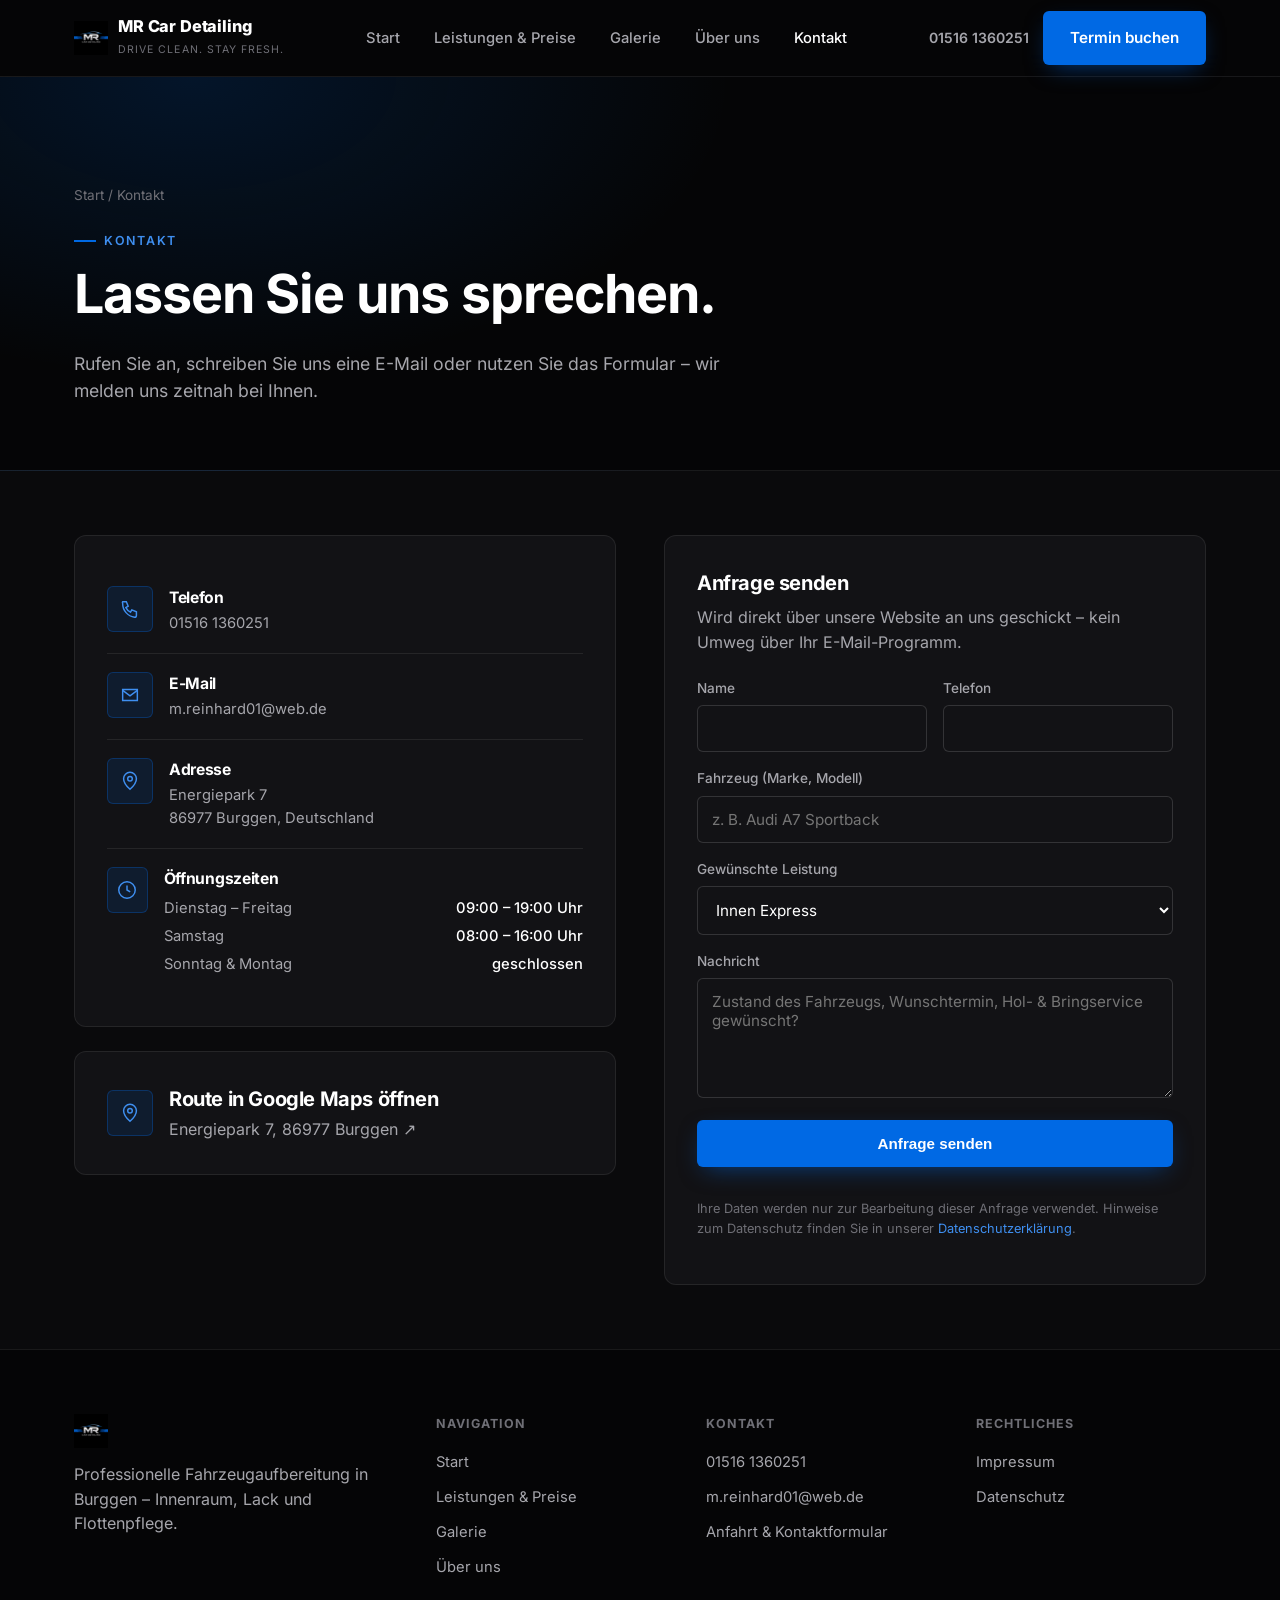
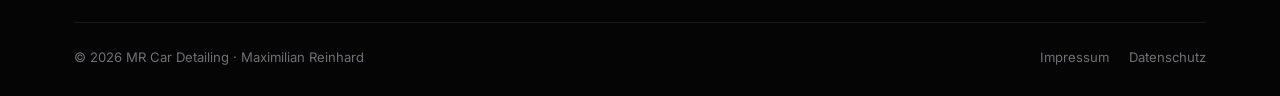
<file: kontakt.html>
<!doctype html>
<html lang="de">
<head>
<meta charset="UTF-8">
<meta name="viewport" content="width=device-width, initial-scale=1.0">
<title>Kontakt – MR Car Detailing</title>
<meta name="description" content="Kontaktieren Sie MR Car Detailing in Burggen für Ihre Fahrzeugaufbereitung. Telefon, E-Mail und Anfrageformular.">
<link rel="icon" type="image/png" href="assets/img/logo/logo-dark.png">
<link rel="stylesheet" href="assets/css/fonts.css">
<link rel="stylesheet" href="assets/css/style.css">
</head>
<body>

<header class="site-header">
  <div class="container">
    <a href="index.html" class="brand">
      <img src="assets/img/logo/logo-dark.png" alt="MR Car Detailing Logo">
      <span class="stack">
        <span class="brand-name">MR Car Detailing</span>
        <span class="brand-tagline">Drive Clean. Stay Fresh.</span>
      </span>
    </a>
    <nav class="nav-links">
      <a href="index.html">Start</a>
      <a href="leistungen-preise.html">Leistungen &amp; Preise</a>
      <a href="galerie.html">Galerie</a>
      <a href="ueber-uns.html">Über uns</a>
      <a href="kontakt.html" class="active">Kontakt</a>
    </nav>
    <div class="nav-cta">
      <a class="nav-phone" href="tel:+4915161360251">01516 1360251</a>
      <a class="btn btn-primary" href="kontakt.html">Termin buchen</a>
      <button class="nav-toggle" aria-label="Menü öffnen" aria-expanded="false">☰</button>
    </div>
  </div>
</header>
<div class="mobile-menu">
  <div class="container">
    <a href="index.html">Start</a>
    <a href="leistungen-preise.html">Leistungen &amp; Preise</a>
    <a href="galerie.html">Galerie</a>
    <a href="ueber-uns.html">Über uns</a>
    <a href="kontakt.html">Kontakt</a>
    <a href="tel:+4915161360251">01516 1360251</a>
  </div>
</div>

<header class="page-header">
  <div class="container">
    <div class="breadcrumb"><a href="index.html">Start</a> / Kontakt</div>
    <span class="eyebrow">Kontakt</span>
    <h1>Lassen Sie uns sprechen.</h1>
    <p class="lede">Rufen Sie an, schreiben Sie uns eine E-Mail oder nutzen Sie das Formular – wir melden uns zeitnah bei Ihnen.</p>
  </div>
</header>

<main>
  <section class="section-tight">
    <div class="container">
      <div class="contact-grid">

        <div>
          <div class="card" style="margin-bottom:24px;">
            <div class="info-row">
              <div class="icon-badge">
                <svg viewBox="0 0 24 24" fill="none" stroke="currentColor" stroke-width="1.6"><path d="M4 4h4l2 5-2.5 1.5a11 11 0 0 0 5 5L14 13l5 2v4a2 2 0 0 1-2 2A15 15 0 0 1 4 6a2 2 0 0 1 0-2Z"/></svg>
              </div>
              <div><h3>Telefon</h3><p><a href="tel:+4915161360251">01516 1360251</a></p></div>
            </div>
            <div class="info-row">
              <div class="icon-badge">
                <svg viewBox="0 0 24 24" fill="none" stroke="currentColor" stroke-width="1.6"><path d="M4 6h16v12H4z"/><path d="M4 7l8 6 8-6"/></svg>
              </div>
              <div><h3>E-Mail</h3><p><a href="mailto:m.reinhard01@web.de">m.reinhard01@web.de</a></p></div>
            </div>
            <div class="info-row">
              <div class="icon-badge">
                <svg viewBox="0 0 24 24" fill="none" stroke="currentColor" stroke-width="1.6"><path d="M12 21s7-6.2 7-11.5A7 7 0 0 0 5 9.5C5 14.8 12 21 12 21Z"/><circle cx="12" cy="9.5" r="2.5"/></svg>
              </div>
              <div><h3>Adresse</h3><p>Energiepark 7<br>86977 Burggen, Deutschland</p></div>
            </div>
            <div class="info-row">
              <div class="icon-badge">
                <svg viewBox="0 0 24 24" fill="none" stroke="currentColor" stroke-width="1.6"><circle cx="12" cy="12" r="9"/><path d="M12 7v5l3.5 2"/></svg>
              </div>
              <div style="width:100%;">
                <h3>Öffnungszeiten</h3>
                <div class="hours-list">
                  <div class="hours-row"><span>Dienstag – Freitag</span><span>09:00 – 19:00 Uhr</span></div>
                  <div class="hours-row"><span>Samstag</span><span>08:00 – 16:00 Uhr</span></div>
                  <div class="hours-row"><span>Sonntag &amp; Montag</span><span>geschlossen</span></div>
                </div>
              </div>
            </div>
          </div>

          <a class="card" style="display:flex;align-items:center;gap:16px;" href="https://www.google.com/maps/search/?api=1&query=Energiepark+7,+86977+Burggen,+Deutschland" target="_blank" rel="noopener">
            <div class="icon-badge" style="margin-bottom:0;">
              <svg viewBox="0 0 24 24" fill="none" stroke="currentColor" stroke-width="1.6"><path d="M12 21s7-6.2 7-11.5A7 7 0 0 0 5 9.5C5 14.8 12 21 12 21Z"/><circle cx="12" cy="9.5" r="2.5"/></svg>
            </div>
            <div>
              <h3 style="margin-bottom:2px;">Route in Google Maps öffnen</h3>
              <p style="margin:0;">Energiepark 7, 86977 Burggen ↗</p>
            </div>
          </a>
        </div>

        <div class="card">
          <h3 style="margin-bottom:6px;">Anfrage senden</h3>
          <p style="margin-bottom:24px;">Wird direkt über unsere Website an uns geschickt – kein Umweg über Ihr E-Mail-Programm.</p>
          <form class="contact-form" action="send-mail.php" method="POST">
            <div class="form-row">
              <div>
                <label for="name">Name</label>
                <input type="text" id="name" name="name" required>
              </div>
              <div>
                <label for="phone">Telefon</label>
                <input type="tel" id="phone" name="phone" required>
              </div>
            </div>
            <div>
              <label for="vehicle">Fahrzeug (Marke, Modell)</label>
              <input type="text" id="vehicle" name="vehicle" placeholder="z. B. Audi A7 Sportback">
            </div>
            <div>
              <label for="service">Gewünschte Leistung</label>
              <select id="service" name="service">
                <option>Innen Express</option>
                <option>Innen Basic</option>
                <option>Innen Premium</option>
                <option>Außen Express</option>
                <option>Lackveredelung</option>
                <option>Keramikschutz</option>
                <option>Flottenpflege</option>
                <option>Individuelle Beratung</option>
              </select>
            </div>
            <div>
              <label for="message">Nachricht</label>
              <textarea id="message" name="message" placeholder="Zustand des Fahrzeugs, Wunschtermin, Hol- & Bringservice gewünscht?"></textarea>
            </div>
            <button type="submit" class="btn btn-primary btn-block">Anfrage senden</button>
            <p class="form-status" role="status"></p>
            <p class="form-note">Ihre Daten werden nur zur Bearbeitung dieser Anfrage verwendet. Hinweise zum Datenschutz finden Sie in unserer <a href="datenschutz.html" style="color:var(--brand-blue-light);">Datenschutzerklärung</a>.</p>
          </form>
        </div>

      </div>
    </div>
  </section>
</main>

<footer class="site-footer">
  <div class="container">
    <div class="footer-grid">
      <div>
        <a href="index.html" class="brand" style="margin-bottom:14px;">
          <img src="assets/img/logo/logo-dark.png" alt="MR Car Detailing Logo">
        </a>
        <p style="max-width:32ch;">Professionelle Fahrzeugaufbereitung in Burggen – Innenraum, Lack und Flottenpflege.</p>
      </div>
      <div>
        <h4>Navigation</h4>
        <ul>
          <li><a href="index.html">Start</a></li>
          <li><a href="leistungen-preise.html">Leistungen &amp; Preise</a></li>
          <li><a href="galerie.html">Galerie</a></li>
          <li><a href="ueber-uns.html">Über uns</a></li>
        </ul>
      </div>
      <div>
        <h4>Kontakt</h4>
        <ul>
          <li><a href="tel:+4915161360251">01516 1360251</a></li>
          <li><a href="mailto:m.reinhard01@web.de">m.reinhard01@web.de</a></li>
          <li><a href="kontakt.html">Anfahrt &amp; Kontaktformular</a></li>
        </ul>
      </div>
      <div>
        <h4>Rechtliches</h4>
        <ul>
          <li><a href="impressum.html">Impressum</a></li>
          <li><a href="datenschutz.html">Datenschutz</a></li>
        </ul>
      </div>
    </div>
    <div class="footer-bottom">
      <span>© <span id="year"></span> MR Car Detailing · Maximilian Reinhard</span>
      <nav><a href="impressum.html">Impressum</a><a href="datenschutz.html">Datenschutz</a></nav>
    </div>
  </div>
</footer>

<script>document.getElementById("year").textContent = new Date().getFullYear();</script>
<script src="assets/js/main.js"></script>
</body>
</html>
</file>
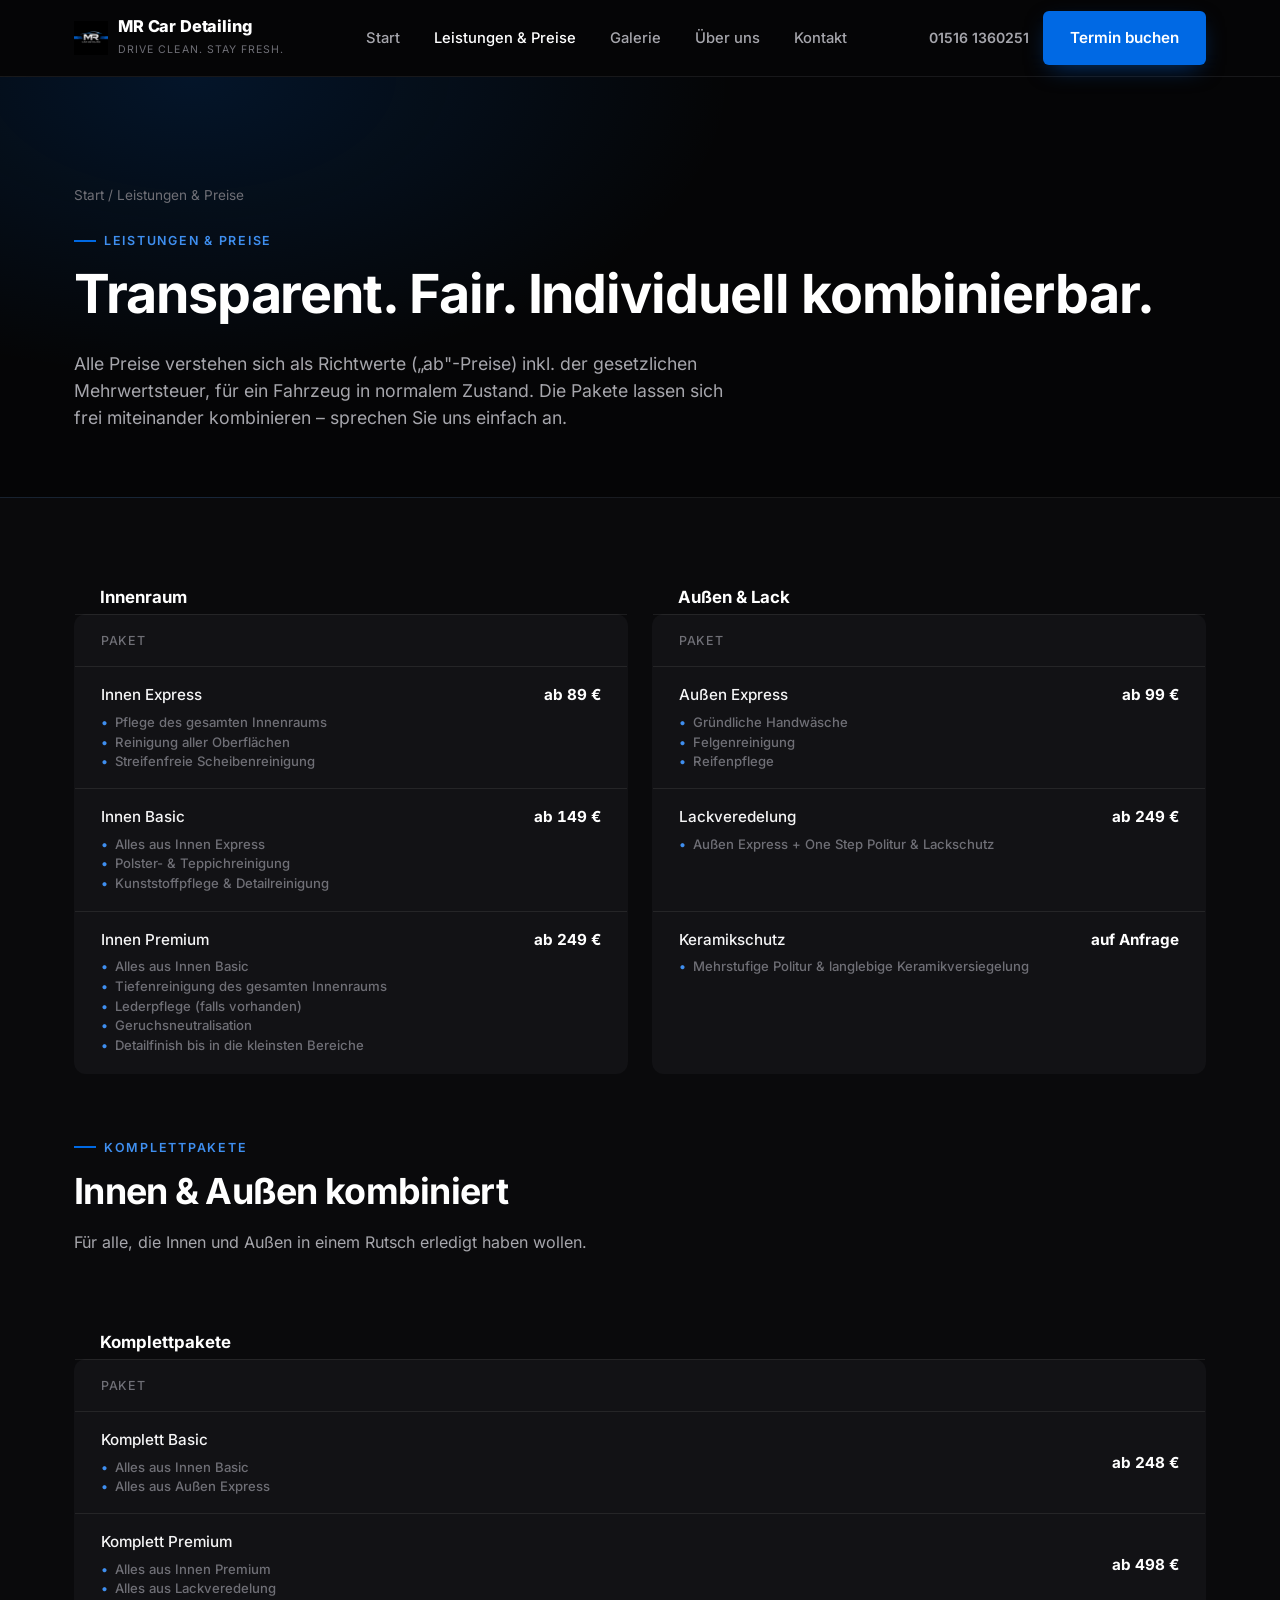
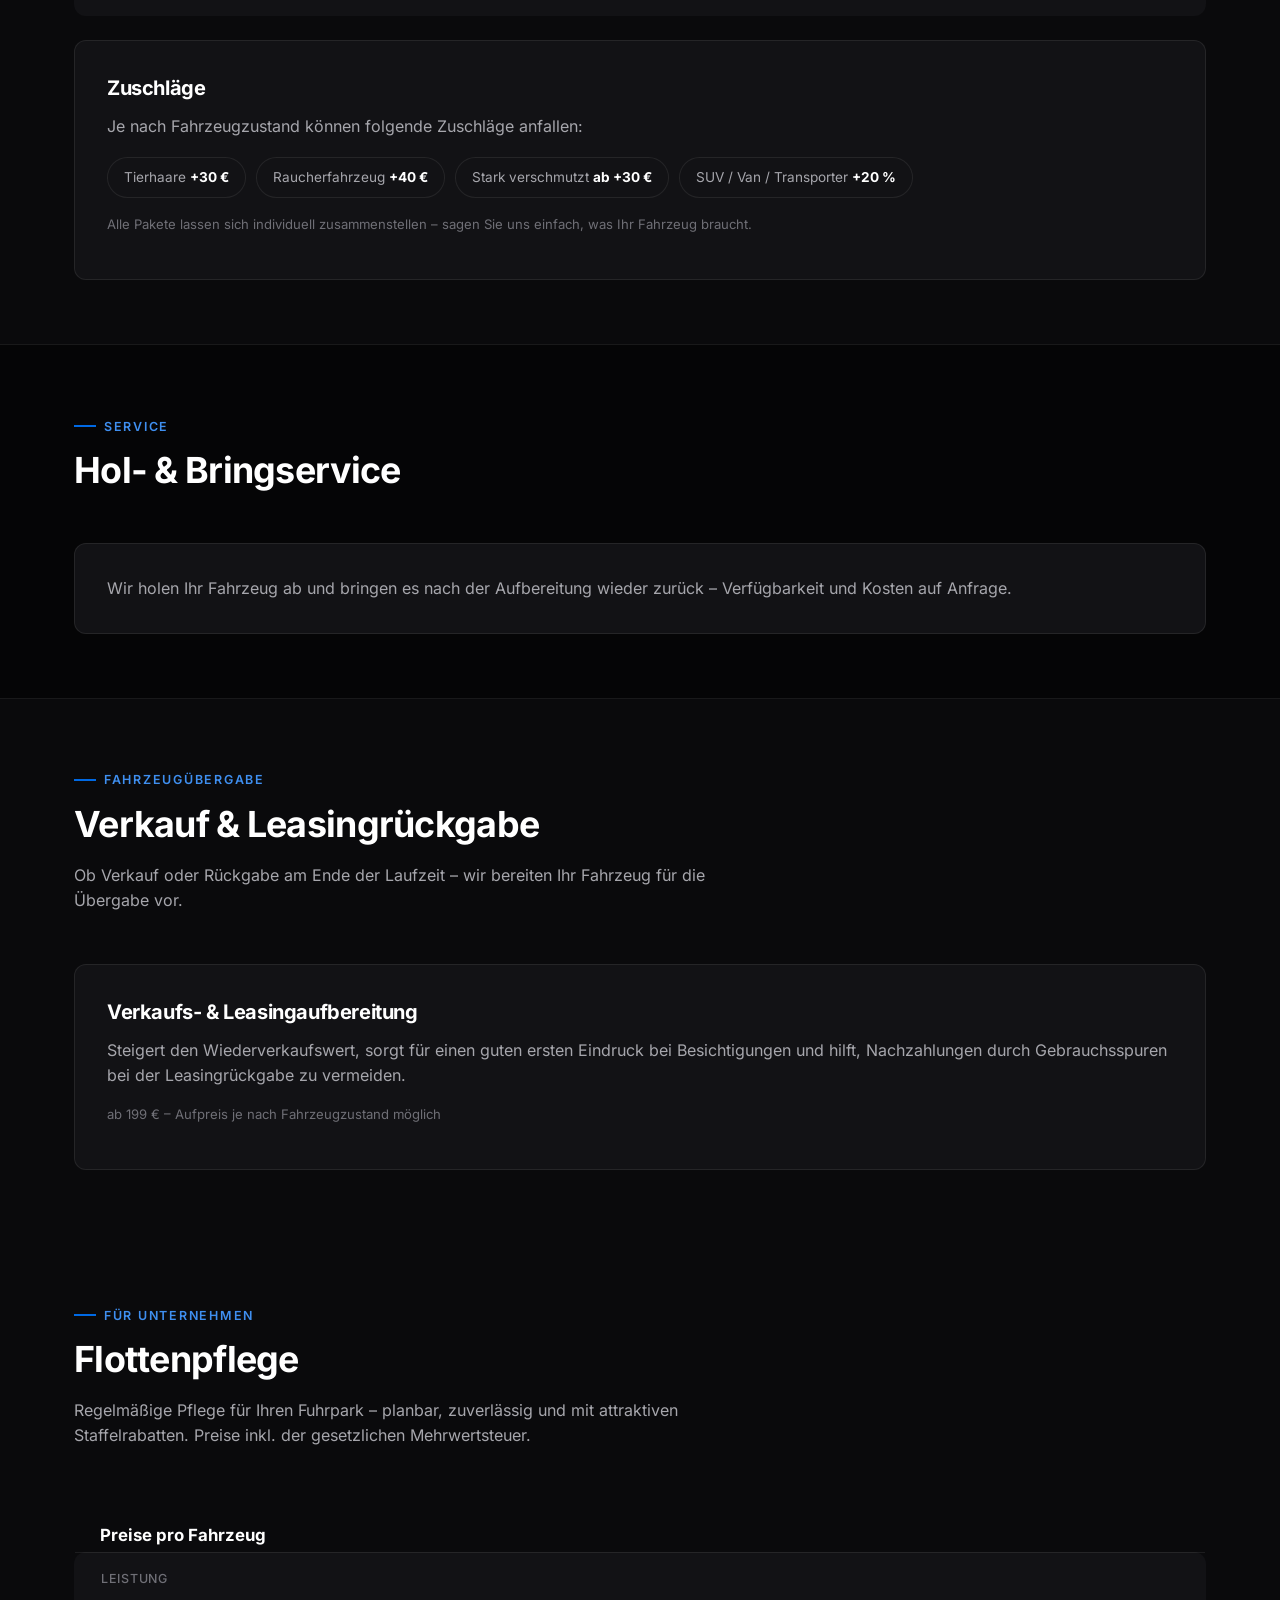
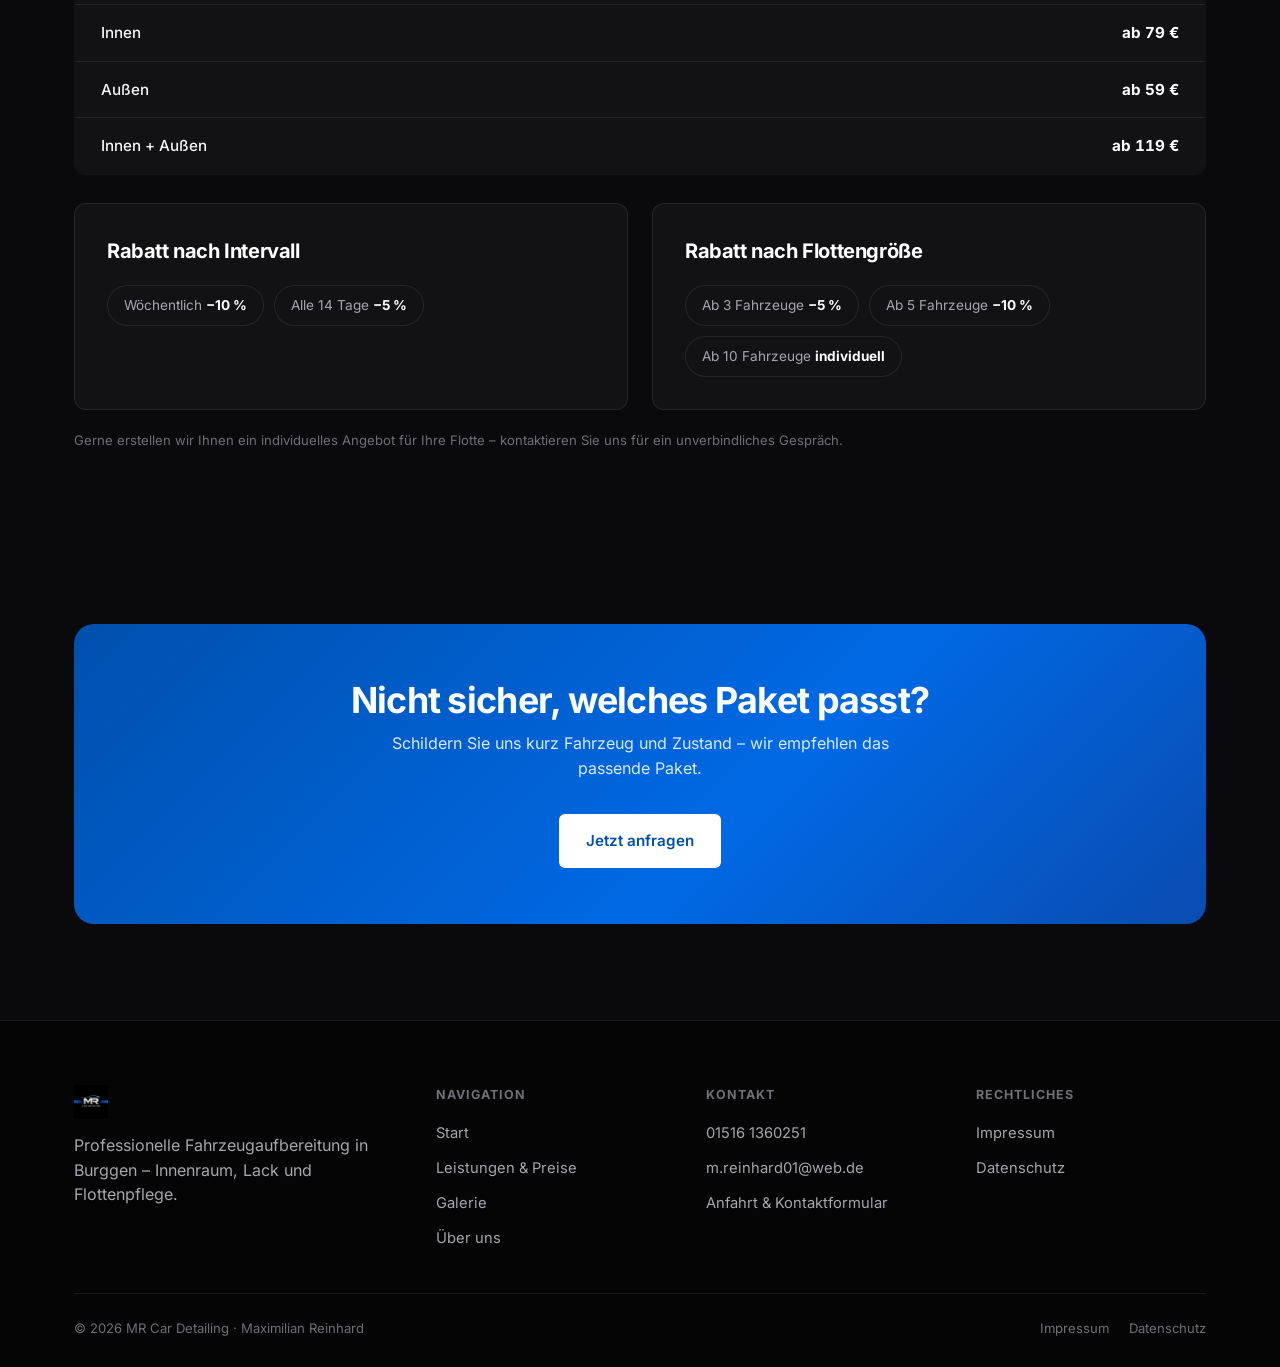
<file: leistungen-preise.html>
<!doctype html>
<html lang="de">
<head>
<meta charset="UTF-8">
<meta name="viewport" content="width=device-width, initial-scale=1.0">
<title>Leistungen &amp; Preise – MR Car Detailing</title>
<meta name="description" content="Alle Leistungen und Preise von MR Car Detailing: Innenraum, Außen & Lack, Zuschläge, Hol- & Bringservice und Flottenpflege.">
<link rel="icon" type="image/png" href="assets/img/logo/logo-dark.png">
<link rel="stylesheet" href="assets/css/fonts.css">
<link rel="stylesheet" href="assets/css/style.css">
</head>
<body>

<header class="site-header">
  <div class="container">
    <a href="index.html" class="brand">
      <img src="assets/img/logo/logo-dark.png" alt="MR Car Detailing Logo">
      <span class="stack">
        <span class="brand-name">MR Car Detailing</span>
        <span class="brand-tagline">Drive Clean. Stay Fresh.</span>
      </span>
    </a>
    <nav class="nav-links">
      <a href="index.html">Start</a>
      <a href="leistungen-preise.html" class="active">Leistungen &amp; Preise</a>
      <a href="galerie.html">Galerie</a>
      <a href="ueber-uns.html">Über uns</a>
      <a href="kontakt.html">Kontakt</a>
    </nav>
    <div class="nav-cta">
      <a class="nav-phone" href="tel:+4915161360251">01516 1360251</a>
      <a class="btn btn-primary" href="kontakt.html">Termin buchen</a>
      <button class="nav-toggle" aria-label="Menü öffnen" aria-expanded="false">☰</button>
    </div>
  </div>
</header>
<div class="mobile-menu">
  <div class="container">
    <a href="index.html">Start</a>
    <a href="leistungen-preise.html">Leistungen &amp; Preise</a>
    <a href="galerie.html">Galerie</a>
    <a href="ueber-uns.html">Über uns</a>
    <a href="kontakt.html">Kontakt</a>
    <a href="tel:+4915161360251">01516 1360251</a>
  </div>
</div>

<header class="page-header">
  <div class="container">
    <div class="breadcrumb"><a href="index.html">Start</a> / Leistungen &amp; Preise</div>
    <span class="eyebrow">Leistungen &amp; Preise</span>
    <h1>Transparent. Fair. Individuell kombinierbar.</h1>
    <p class="lede">Alle Preise verstehen sich als Richtwerte („ab"-Preise) inkl. der gesetzlichen Mehrwertsteuer, für ein Fahrzeug in normalem Zustand. Die Pakete lassen sich frei miteinander kombinieren – sprechen Sie uns einfach an.</p>
  </div>
</header>

<main>

  <section class="section-tight">
    <div class="container">
      <div class="grid grid-2">

        <div class="price-block">
          <table class="price-table price-table-compare">
            <caption>Innenraum</caption>
            <thead><tr><th>Paket</th><th></th></tr></thead>
            <tbody>
              <tr><td class="name">Innen Express<ul class="price-note-list"><li>Pflege des gesamten Innenraums</li><li>Reinigung aller Oberflächen</li><li>Streifenfreie Scheibenreinigung</li></ul></td><td class="price">ab 89 €</td></tr>
              <tr><td class="name">Innen Basic<ul class="price-note-list"><li>Alles aus Innen Express</li><li>Polster- &amp; Teppichreinigung</li><li>Kunststoffpflege &amp; Detailreinigung</li></ul></td><td class="price">ab 149 €</td></tr>
              <tr><td class="name">Innen Premium<ul class="price-note-list"><li>Alles aus Innen Basic</li><li>Tiefenreinigung des gesamten Innenraums</li><li>Lederpflege (falls vorhanden)</li><li>Geruchsneutralisation</li><li>Detailfinish bis in die kleinsten Bereiche</li></ul></td><td class="price">ab 249 €</td></tr>
            </tbody>
          </table>
        </div>

        <div class="price-block">
          <table class="price-table price-table-compare">
            <caption>Außen &amp; Lack</caption>
            <thead><tr><th>Paket</th><th></th></tr></thead>
            <tbody>
              <tr><td class="name">Außen Express<ul class="price-note-list"><li>Gründliche Handwäsche</li><li>Felgenreinigung</li><li>Reifenpflege</li></ul></td><td class="price">ab 99 €</td></tr>
              <tr><td class="name">Lackveredelung<ul class="price-note-list"><li>Außen Express + One Step Politur &amp; Lackschutz</li></ul></td><td class="price">ab 249 €</td></tr>
              <tr><td class="name">Keramikschutz<ul class="price-note-list"><li>Mehrstufige Politur &amp; langlebige Keramikversiegelung</li></ul></td><td class="price">auf Anfrage</td></tr>
            </tbody>
          </table>
        </div>

      </div>

      <div class="section-head" style="margin-top:56px;">
        <span class="eyebrow">Komplettpakete</span>
        <h2>Innen &amp; Außen kombiniert</h2>
        <p>Für alle, die Innen und Außen in einem Rutsch erledigt haben wollen.</p>
      </div>
      <div class="price-block">
        <table class="price-table">
          <caption>Komplettpakete</caption>
          <thead><tr><th>Paket</th><th></th></tr></thead>
          <tbody>
            <tr><td class="name">Komplett Basic<ul class="price-note-list"><li>Alles aus Innen Basic</li><li>Alles aus Außen Express</li></ul></td><td class="price">ab 248 €</td></tr>
            <tr><td class="name">Komplett Premium<ul class="price-note-list"><li>Alles aus Innen Premium</li><li>Alles aus Lackveredelung</li></ul></td><td class="price">ab 498 €</td></tr>
          </tbody>
        </table>
      </div>

      <div class="card" style="margin-top:24px;">
        <h3>Zuschläge</h3>
        <p style="margin-bottom:0;">Je nach Fahrzeugzustand können folgende Zuschläge anfallen:</p>
        <div class="tag-list">
          <span class="tag-chip">Tierhaare <strong>+30 €</strong></span>
          <span class="tag-chip">Raucherfahrzeug <strong>+40 €</strong></span>
          <span class="tag-chip">Stark verschmutzt <strong>ab +30 €</strong></span>
          <span class="tag-chip">SUV / Van / Transporter <strong>+20 %</strong></span>
        </div>
        <p class="price-note" style="margin-top:16px;">Alle Pakete lassen sich individuell zusammenstellen – sagen Sie uns einfach, was Ihr Fahrzeug braucht.</p>
      </div>
    </div>
  </section>

  <section class="section-alt section-tight">
    <div class="container">
      <div class="section-head">
        <span class="eyebrow">Service</span>
        <h2>Hol- &amp; Bringservice</h2>
      </div>
      <div class="card">
        <p style="margin-bottom:0;">Wir holen Ihr Fahrzeug ab und bringen es nach der Aufbereitung wieder zurück – Verfügbarkeit und Kosten auf Anfrage.</p>
      </div>
    </div>
  </section>

  <section class="section-tight">
    <div class="container">
      <div class="section-head">
        <span class="eyebrow">Fahrzeugübergabe</span>
        <h2>Verkauf &amp; Leasingrückgabe</h2>
        <p>Ob Verkauf oder Rückgabe am Ende der Laufzeit – wir bereiten Ihr Fahrzeug für die Übergabe vor.</p>
      </div>
      <div class="card">
        <h3>Verkaufs- &amp; Leasingaufbereitung</h3>
        <p>Steigert den Wiederverkaufswert, sorgt für einen guten ersten Eindruck bei Besichtigungen und hilft, Nachzahlungen durch Gebrauchsspuren bei der Leasingrückgabe zu vermeiden.</p>
        <p class="price-note">ab 199 € – Aufpreis je nach Fahrzeugzustand möglich</p>
      </div>
      </div>
    </div>
  </section>

  <section class="section-tight">
    <div class="container">
      <div class="section-head">
        <span class="eyebrow">Für Unternehmen</span>
        <h2>Flottenpflege</h2>
        <p>Regelmäßige Pflege für Ihren Fuhrpark – planbar, zuverlässig und mit attraktiven Staffelrabatten. Preise inkl. der gesetzlichen Mehrwertsteuer.</p>
      </div>

      <table class="price-table" style="margin-bottom:28px;">
        <caption>Preise pro Fahrzeug</caption>
        <thead><tr><th>Leistung</th><th></th></tr></thead>
        <tbody>
          <tr><td class="name">Innen</td><td class="price">ab 79 €</td></tr>
          <tr><td class="name">Außen</td><td class="price">ab 59 €</td></tr>
          <tr><td class="name">Innen + Außen</td><td class="price">ab 119 €</td></tr>
        </tbody>
      </table>

      <div class="grid grid-2">
        <div class="card">
          <h3>Rabatt nach Intervall</h3>
          <div class="tag-list">
            <span class="tag-chip">Wöchentlich <strong>−10 %</strong></span>
            <span class="tag-chip">Alle 14 Tage <strong>−5 %</strong></span>
          </div>
        </div>
        <div class="card">
          <h3>Rabatt nach Flottengröße</h3>
          <div class="tag-list">
            <span class="tag-chip">Ab 3 Fahrzeuge <strong>−5 %</strong></span>
            <span class="tag-chip">Ab 5 Fahrzeuge <strong>−10 %</strong></span>
            <span class="tag-chip">Ab 10 Fahrzeuge <strong>individuell</strong></span>
          </div>
        </div>
      </div>
      <p class="price-note" style="margin-top:20px;">Gerne erstellen wir Ihnen ein individuelles Angebot für Ihre Flotte – kontaktieren Sie uns für ein unverbindliches Gespräch.</p>
    </div>
  </section>

  <section>
    <div class="container">
      <div class="cta-band">
        <h2>Nicht sicher, welches Paket passt?</h2>
        <p>Schildern Sie uns kurz Fahrzeug und Zustand – wir empfehlen das passende Paket.</p>
        <div class="hero-actions" style="justify-content:center;">
          <a class="btn btn-primary" href="kontakt.html">Jetzt anfragen</a>
        </div>
      </div>
    </div>
  </section>

</main>

<footer class="site-footer">
  <div class="container">
    <div class="footer-grid">
      <div>
        <a href="index.html" class="brand" style="margin-bottom:14px;">
          <img src="assets/img/logo/logo-dark.png" alt="MR Car Detailing Logo">
        </a>
        <p style="max-width:32ch;">Professionelle Fahrzeugaufbereitung in Burggen – Innenraum, Lack und Flottenpflege.</p>
      </div>
      <div>
        <h4>Navigation</h4>
        <ul>
          <li><a href="index.html">Start</a></li>
          <li><a href="leistungen-preise.html">Leistungen &amp; Preise</a></li>
          <li><a href="galerie.html">Galerie</a></li>
          <li><a href="ueber-uns.html">Über uns</a></li>
        </ul>
      </div>
      <div>
        <h4>Kontakt</h4>
        <ul>
          <li><a href="tel:+4915161360251">01516 1360251</a></li>
          <li><a href="mailto:m.reinhard01@web.de">m.reinhard01@web.de</a></li>
          <li><a href="kontakt.html">Anfahrt &amp; Kontaktformular</a></li>
        </ul>
      </div>
      <div>
        <h4>Rechtliches</h4>
        <ul>
          <li><a href="impressum.html">Impressum</a></li>
          <li><a href="datenschutz.html">Datenschutz</a></li>
        </ul>
      </div>
    </div>
    <div class="footer-bottom">
      <span>© <span id="year"></span> MR Car Detailing · Maximilian Reinhard</span>
      <nav><a href="impressum.html">Impressum</a><a href="datenschutz.html">Datenschutz</a></nav>
    </div>
  </div>
</footer>

<script>document.getElementById("year").textContent = new Date().getFullYear();</script>
<script src="assets/js/main.js"></script>
</body>
</html>
</file>
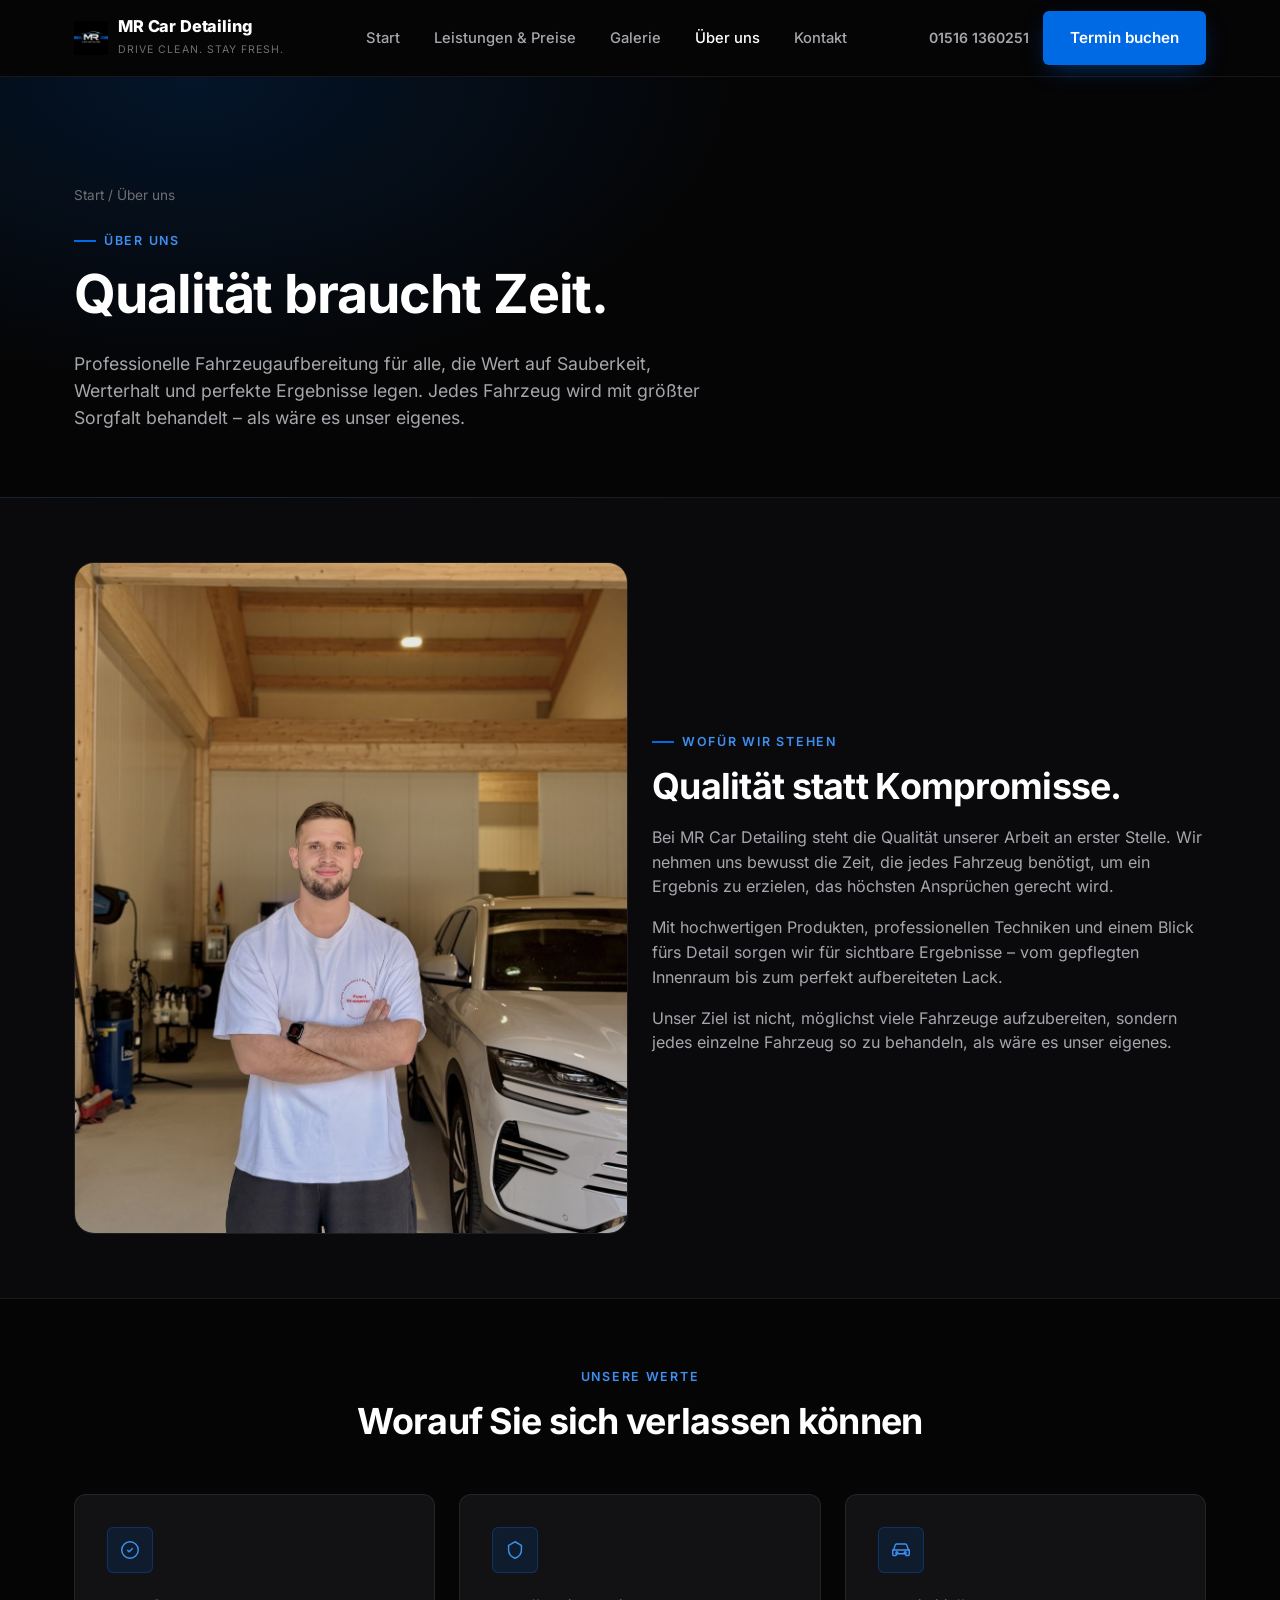
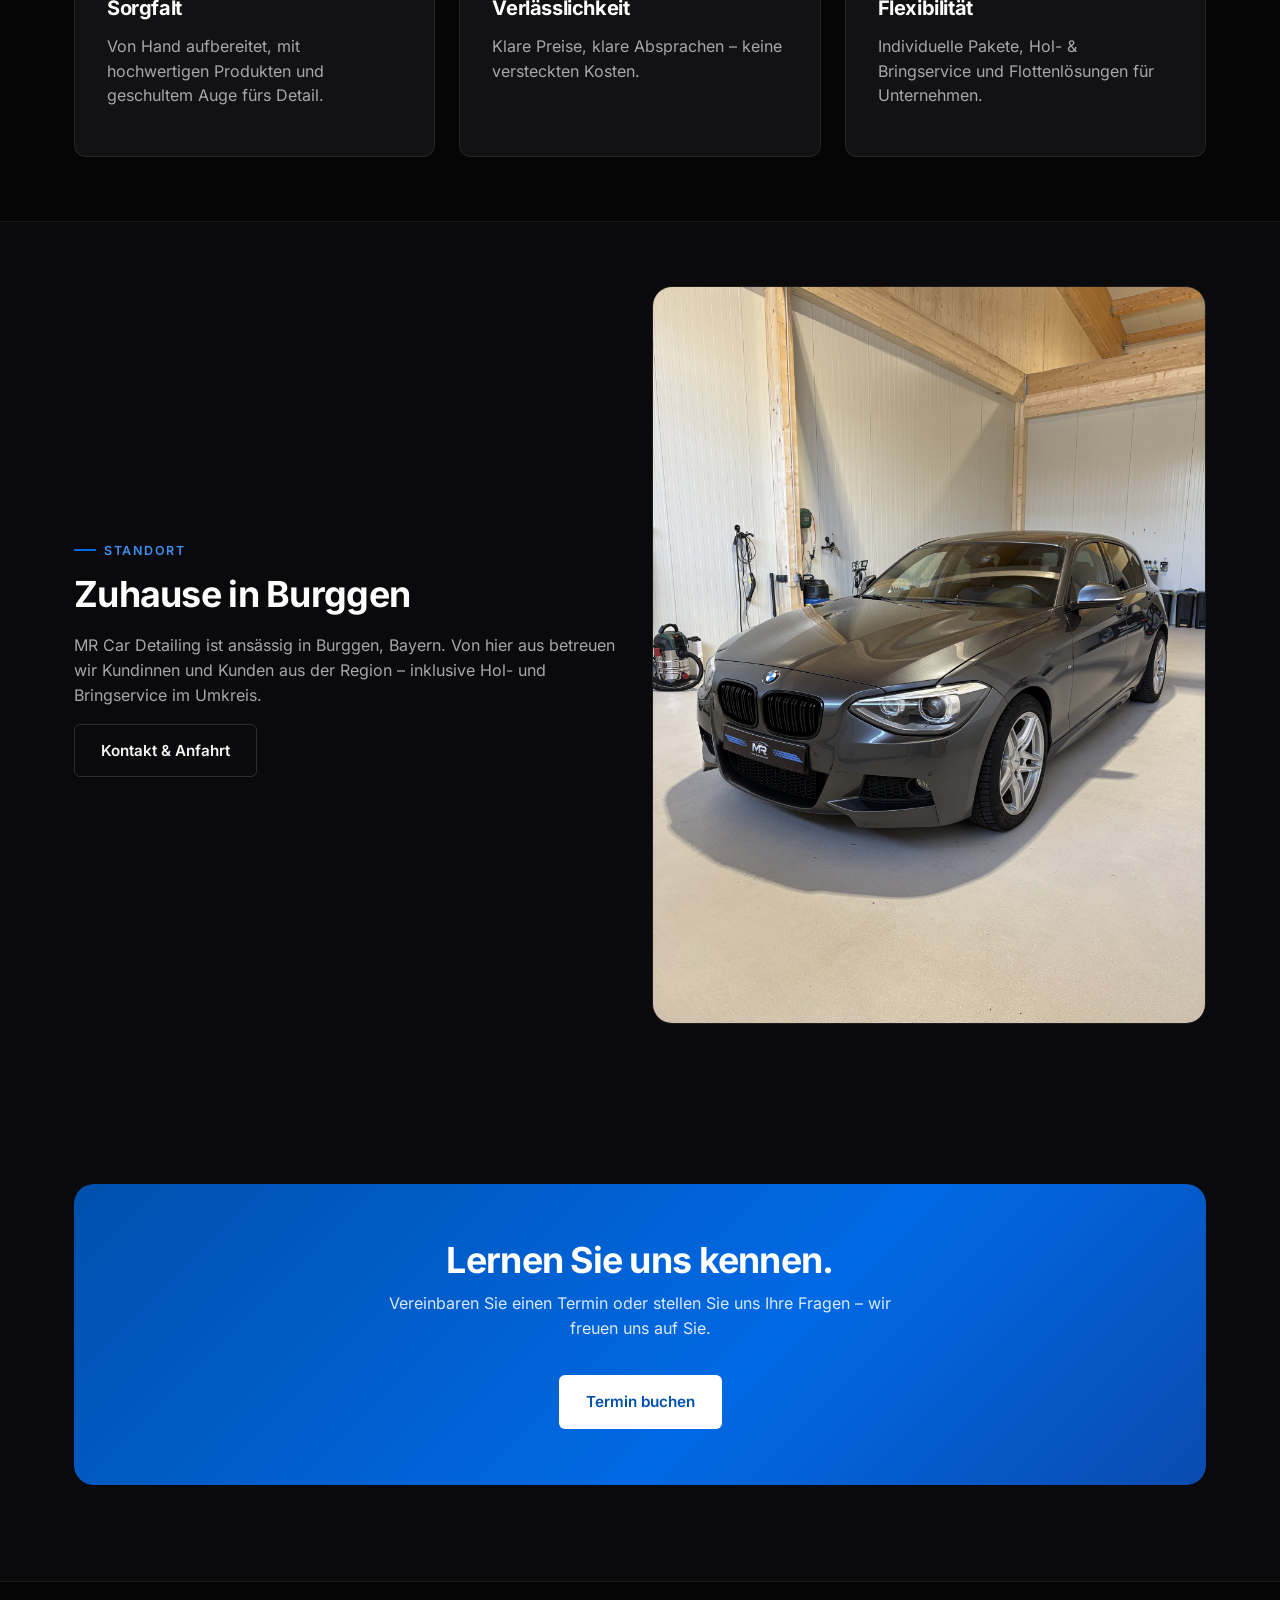
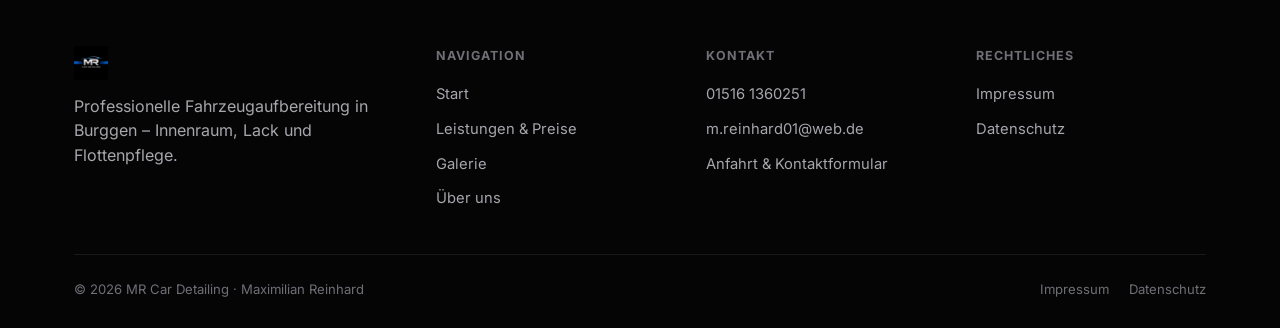
<file: ueber-uns.html>
<!doctype html>
<html lang="de">
<head>
<meta charset="UTF-8">
<meta name="viewport" content="width=device-width, initial-scale=1.0">
<title>Über uns – MR Car Detailing</title>
<meta name="description" content="MR Car Detailing – Fahrzeugaufbereitung von Maximilian Reinhard in Burggen. Handwerk, Sorgfalt und Liebe zum Detail.">
<link rel="icon" type="image/png" href="assets/img/logo/logo-dark.png">
<link rel="stylesheet" href="assets/css/fonts.css">
<link rel="stylesheet" href="assets/css/style.css">
</head>
<body>

<header class="site-header">
  <div class="container">
    <a href="index.html" class="brand">
      <img src="assets/img/logo/logo-dark.png" alt="MR Car Detailing Logo">
      <span class="stack">
        <span class="brand-name">MR Car Detailing</span>
        <span class="brand-tagline">Drive Clean. Stay Fresh.</span>
      </span>
    </a>
    <nav class="nav-links">
      <a href="index.html">Start</a>
      <a href="leistungen-preise.html">Leistungen &amp; Preise</a>
      <a href="galerie.html">Galerie</a>
      <a href="ueber-uns.html" class="active">Über uns</a>
      <a href="kontakt.html">Kontakt</a>
    </nav>
    <div class="nav-cta">
      <a class="nav-phone" href="tel:+4915161360251">01516 1360251</a>
      <a class="btn btn-primary" href="kontakt.html">Termin buchen</a>
      <button class="nav-toggle" aria-label="Menü öffnen" aria-expanded="false">☰</button>
    </div>
  </div>
</header>
<div class="mobile-menu">
  <div class="container">
    <a href="index.html">Start</a>
    <a href="leistungen-preise.html">Leistungen &amp; Preise</a>
    <a href="galerie.html">Galerie</a>
    <a href="ueber-uns.html">Über uns</a>
    <a href="kontakt.html">Kontakt</a>
    <a href="tel:+4915161360251">01516 1360251</a>
  </div>
</div>

<header class="page-header">
  <div class="container">
    <div class="breadcrumb"><a href="index.html">Start</a> / Über uns</div>
    <span class="eyebrow">Über uns</span>
    <h1>Qualität braucht Zeit.</h1>
    <p class="lede">Professionelle Fahrzeugaufbereitung für alle, die Wert auf Sauberkeit, Werterhalt und perfekte Ergebnisse legen. Jedes Fahrzeug wird mit größter Sorgfalt behandelt – als wäre es unser eigenes.</p>
  </div>
</header>

<main>

  <section class="section-tight">
    <div class="container">
      <div class="grid grid-2" style="align-items:center;">
        <div class="wide-figure">
          <img src="assets/img/team/max-reinhard.jpg" alt="Maximilian Reinhard, Inhaber von MR Car Detailing, in der Werkstatt in Burggen">
        </div>
        <div>
          <span class="eyebrow">Wofür wir stehen</span>
          <h2>Qualität statt Kompromisse.</h2>
          <p>Bei MR Car Detailing steht die Qualität unserer Arbeit an erster Stelle. Wir nehmen uns bewusst die Zeit, die jedes Fahrzeug benötigt, um ein Ergebnis zu erzielen, das höchsten Ansprüchen gerecht wird.</p>
          <p>Mit hochwertigen Produkten, professionellen Techniken und einem Blick fürs Detail sorgen wir für sichtbare Ergebnisse – vom gepflegten Innenraum bis zum perfekt aufbereiteten Lack.</p>
          <p>Unser Ziel ist nicht, möglichst viele Fahrzeuge aufzubereiten, sondern jedes einzelne Fahrzeug so zu behandeln, als wäre es unser eigenes.</p>
        </div>
      </div>
    </div>
  </section>

  <section class="section-alt section-tight">
    <div class="container">
      <div class="section-head center">
        <span class="eyebrow">Unsere Werte</span>
        <h2>Worauf Sie sich verlassen können</h2>
      </div>
      <div class="grid grid-3">
        <div class="card">
          <div class="icon-badge">
            <svg viewBox="0 0 24 24" fill="none" stroke="currentColor" stroke-width="1.6"><path d="M9 12l2 2 4-4"/><circle cx="12" cy="12" r="9"/></svg>
          </div>
          <h3>Sorgfalt</h3>
          <p>Von Hand aufbereitet, mit hochwertigen Produkten und geschultem Auge fürs Detail.</p>
        </div>
        <div class="card">
          <div class="icon-badge">
            <svg viewBox="0 0 24 24" fill="none" stroke="currentColor" stroke-width="1.6"><path d="M12 3l7 4v5c0 4.5-3 7.5-7 9-4-1.5-7-4.5-7-9V7l7-4Z"/></svg>
          </div>
          <h3>Verlässlichkeit</h3>
          <p>Klare Preise, klare Absprachen – keine versteckten Kosten.</p>
        </div>
        <div class="card">
          <div class="icon-badge">
            <svg viewBox="0 0 24 24" fill="none" stroke="currentColor" stroke-width="1.6"><path d="M4 12l1.5-5A2 2 0 0 1 7.4 5.5h9.2A2 2 0 0 1 18.5 7l1.5 5"/><path d="M3 12h18v5a1 1 0 0 1-1 1h-2a1 1 0 0 1-1-1v-1H7v1a1 1 0 0 1-1 1H4a1 1 0 0 1-1-1v-5Z"/><circle cx="7.5" cy="15" r="1"/><circle cx="16.5" cy="15" r="1"/></svg>
          </div>
          <h3>Flexibilität</h3>
          <p>Individuelle Pakete, Hol- &amp; Bringservice und Flottenlösungen für Unternehmen.</p>
        </div>
      </div>
    </div>
  </section>

  <section class="section-tight">
    <div class="container">
      <div class="grid grid-2" style="align-items:center;">
        <div>
          <span class="eyebrow">Standort</span>
          <h2>Zuhause in Burggen</h2>
          <p>MR Car Detailing ist ansässig in Burggen, Bayern. Von hier aus betreuen wir Kundinnen und Kunden aus der Region – inklusive Hol- und Bringservice im Umkreis.</p>
          <a class="btn btn-ghost" href="kontakt.html">Kontakt &amp; Anfahrt</a>
        </div>
        <div class="wide-figure">
          <img src="assets/img/hero/werkstatt-1.jpg" alt="Werkstatt von MR Car Detailing in Burggen">
        </div>
      </div>
    </div>
  </section>

  <section>
    <div class="container">
      <div class="cta-band">
        <h2>Lernen Sie uns kennen.</h2>
        <p>Vereinbaren Sie einen Termin oder stellen Sie uns Ihre Fragen – wir freuen uns auf Sie.</p>
        <div class="hero-actions" style="justify-content:center;">
          <a class="btn btn-primary" href="kontakt.html">Termin buchen</a>
        </div>
      </div>
    </div>
  </section>

</main>

<footer class="site-footer">
  <div class="container">
    <div class="footer-grid">
      <div>
        <a href="index.html" class="brand" style="margin-bottom:14px;">
          <img src="assets/img/logo/logo-dark.png" alt="MR Car Detailing Logo">
        </a>
        <p style="max-width:32ch;">Professionelle Fahrzeugaufbereitung in Burggen – Innenraum, Lack und Flottenpflege.</p>
      </div>
      <div>
        <h4>Navigation</h4>
        <ul>
          <li><a href="index.html">Start</a></li>
          <li><a href="leistungen-preise.html">Leistungen &amp; Preise</a></li>
          <li><a href="galerie.html">Galerie</a></li>
          <li><a href="ueber-uns.html">Über uns</a></li>
        </ul>
      </div>
      <div>
        <h4>Kontakt</h4>
        <ul>
          <li><a href="tel:+4915161360251">01516 1360251</a></li>
          <li><a href="mailto:m.reinhard01@web.de">m.reinhard01@web.de</a></li>
          <li><a href="kontakt.html">Anfahrt &amp; Kontaktformular</a></li>
        </ul>
      </div>
      <div>
        <h4>Rechtliches</h4>
        <ul>
          <li><a href="impressum.html">Impressum</a></li>
          <li><a href="datenschutz.html">Datenschutz</a></li>
        </ul>
      </div>
    </div>
    <div class="footer-bottom">
      <span>© <span id="year"></span> MR Car Detailing · Maximilian Reinhard</span>
      <nav><a href="impressum.html">Impressum</a><a href="datenschutz.html">Datenschutz</a></nav>
    </div>
  </div>
</footer>

<script>document.getElementById("year").textContent = new Date().getFullYear();</script>
<script src="assets/js/main.js"></script>
</body>
</html>
</file>
<file: assets/css/fonts.css>
/* Inter — self-hosted (SIL OFL 1.1, see assets/fonts/OFL.txt), variable font instanced per weight */
@font-face {
  font-family: "Inter";
  font-style: normal;
  font-weight: 300 800;
  font-display: swap;
  src: url("../fonts/inter-latin.woff2") format("woff2");
  unicode-range: U+0000-00FF, U+0131, U+0152-0153, U+02BB-02BC, U+02C6, U+02DA, U+02DC, U+2000-206F, U+2074, U+20AC, U+2122, U+2191, U+2193, U+2212, U+2215, U+FEFF, U+FFFD;
}
@font-face {
  font-family: "Inter";
  font-style: normal;
  font-weight: 300 800;
  font-display: swap;
  src: url("../fonts/inter-latin-ext.woff2") format("woff2");
  unicode-range: U+0100-024F, U+0259, U+1E00-1EFF, U+2020, U+20A0-20AB, U+20AD-20CF, U+2113, U+2C60-2C7F, U+A720-A7FF;
}
</file>
<file: assets/css/style.css>
/* ===========================================================
   MR Car Detailing — Design Tokens & Base Styles
   =========================================================== */

:root {
  /* Brand colors (extracted from logo) */
  --brand-blue: #0069e4;
  --brand-blue-light: #3f8ff0;
  --brand-blue-dark: #0050ad;
  --chrome-100: #f2f2f3;
  --chrome-300: #d6d6d9;
  --chrome-500: #a9a9ae;

  /* Surface tones — avoid pure #000 to prevent OLED smear / keep depth */
  --bg-deep: #050506;
  --bg-base: #0a0a0c;
  --bg-elevated: #121215;
  --bg-elevated-2: #1a1a1e;
  --border-hairline: rgba(255, 255, 255, 0.08);
  --border-hairline-strong: rgba(255, 255, 255, 0.14);

  --fg: #f5f5f6;
  --fg-muted: #a6a6ac;
  --fg-faint: #6f6f76;

  --radius-sm: 6px;
  --radius-md: 12px;
  --radius-lg: 20px;

  --shadow-card: 0 1px 2px rgba(0, 0, 0, 0.4), 0 12px 32px -12px rgba(0, 0, 0, 0.55);
  --ease: cubic-bezier(0.16, 1, 0.3, 1);

  --container: 1180px;

  font-family: "Inter", -apple-system, BlinkMacSystemFont, "Segoe UI", sans-serif;
}

* { box-sizing: border-box; }
html { scroll-behavior: smooth; }

body {
  margin: 0;
  background: var(--bg-base);
  color: var(--fg);
  font-family: "Inter", -apple-system, BlinkMacSystemFont, "Segoe UI", sans-serif;
  -webkit-font-smoothing: antialiased;
  line-height: 1.55;
}

img { max-width: 100%; display: block; }

a { color: inherit; text-decoration: none; }

.container {
  width: 100%;
  max-width: var(--container);
  margin-inline: auto;
  padding-inline: 24px;
}

h1, h2, h3, h4 {
  font-weight: 700;
  letter-spacing: -0.02em;
  margin: 0 0 0.5em;
  color: #ffffff;
}

h1 { font-size: clamp(2.1rem, 4.2vw, 3.4rem); line-height: 1.08; }
h2 { font-size: clamp(1.6rem, 2.8vw, 2.3rem); line-height: 1.15; }
h3 { font-size: 1.25rem; }

p { color: var(--fg-muted); margin: 0 0 1em; }

.eyebrow {
  display: inline-flex;
  align-items: center;
  gap: 8px;
  font-size: 0.78rem;
  font-weight: 600;
  letter-spacing: 0.14em;
  text-transform: uppercase;
  color: var(--brand-blue-light);
  margin-bottom: 14px;
}
.eyebrow::before {
  content: "";
  width: 22px;
  height: 2px;
  background: var(--brand-blue);
  display: inline-block;
}

.lede {
  font-size: 1.1rem;
  color: var(--fg-muted);
  max-width: 60ch;
}

/* ---------- Buttons ---------- */
.btn {
  display: inline-flex;
  align-items: center;
  justify-content: center;
  gap: 8px;
  padding: 14px 26px;
  border-radius: var(--radius-sm);
  font-weight: 600;
  font-size: 0.95rem;
  border: 1px solid transparent;
  cursor: pointer;
  transition: transform 0.2s var(--ease), background 0.2s var(--ease), border-color 0.2s var(--ease), color .2s var(--ease);
  white-space: nowrap;
}
.btn:active { transform: scale(0.97); }

.btn-primary {
  background: var(--brand-blue);
  color: #fff;
  box-shadow: 0 8px 24px -8px rgba(0, 105, 228, 0.55);
}
.btn-primary:hover { background: var(--brand-blue-light); }

.btn-ghost {
  background: transparent;
  border-color: var(--border-hairline-strong);
  color: var(--fg);
}
.btn-ghost:hover { border-color: var(--brand-blue-light); color: var(--brand-blue-light); }

.btn-block { width: 100%; }

/* ---------- Header ---------- */
.site-header {
  position: sticky;
  top: 0;
  z-index: 50;
  background: rgba(5, 5, 6, 0.78);
  backdrop-filter: blur(14px) saturate(140%);
  border-bottom: 1px solid var(--border-hairline);
  transition: transform 0.3s ease;
}
.site-header.header-hidden { transform: translateY(-100%); }
@media (max-width: 900px) {
  .site-header.header-hidden { transform: none; }
}
.site-header .container {
  display: flex;
  align-items: center;
  justify-content: space-between;
  height: 76px;
}
.brand { display: flex; align-items: center; gap: 10px; min-width: 0; }
.brand img { height: 34px; width: auto; flex-shrink: 0; }
.brand-name {
  font-weight: 800;
  font-size: 1.02rem;
  letter-spacing: -0.01em;
  color: #fff;
  line-height: 1.1;
  white-space: nowrap;
  overflow: hidden;
  text-overflow: ellipsis;
}
.brand-tagline {
  font-size: 0.66rem;
  color: var(--fg-faint);
  text-transform: uppercase;
  letter-spacing: 0.1em;
  white-space: nowrap;
  overflow: hidden;
  text-overflow: ellipsis;
}

.nav-links {
  display: flex;
  align-items: center;
  gap: 2px;
}
.nav-links a {
  padding: 10px 16px;
  font-size: 0.92rem;
  font-weight: 500;
  color: var(--fg-muted);
  border-radius: var(--radius-sm);
  transition: color .2s var(--ease), background .2s var(--ease);
}
.nav-links a:hover { color: #fff; background: var(--bg-elevated); }
.nav-links a.active { color: #fff; }

.nav-cta { display: flex; align-items: center; gap: 14px; }
.nav-phone {
  display: none;
  font-size: 0.88rem;
  font-weight: 600;
  color: var(--fg-muted);
}

.nav-toggle {
  display: none;
  background: none;
  border: 1px solid var(--border-hairline-strong);
  border-radius: var(--radius-sm);
  width: 42px;
  height: 42px;
  color: #fff;
  font-size: 1.2rem;
  cursor: pointer;
}

@media (min-width: 860px) {
  .nav-phone { display: inline; }
}

@media (max-width: 900px) {
  .nav-links { display: none; }
  .nav-toggle { display: inline-flex; align-items: center; justify-content: center; }
}

.mobile-menu {
  display: none;
  position: fixed;
  top: 76px;
  left: 0;
  right: 0;
  z-index: 49;
  max-height: calc(100vh - 76px);
  overflow-y: auto;
  border-bottom: 1px solid var(--border-hairline);
  background: var(--bg-deep);
}
.mobile-menu.open { display: block; }
.mobile-menu .container { padding-block: 10px; display: flex; flex-direction: column; }
.mobile-menu a {
  padding: 14px 4px;
  border-bottom: 1px solid var(--border-hairline);
  font-weight: 500;
  color: var(--fg-muted);
}
.mobile-menu a:last-child { border-bottom: none; }

/* ---------- Sections ---------- */
section { padding: 96px 0; }
.section-tight { padding: 64px 0; }
.section-alt { background: var(--bg-deep); border-top: 1px solid var(--border-hairline); border-bottom: 1px solid var(--border-hairline); }

.section-head { max-width: 640px; margin-bottom: 52px; }
.section-head.center { margin-inline: auto; text-align: center; }
.section-head.center .eyebrow::before { display: none; }

/* ---------- Hero ---------- */
.hero {
  position: relative;
  min-height: 92vh;
  display: flex;
  align-items: center;
  overflow: hidden;
  padding-top: 76px;
}
.hero-bg {
  position: absolute;
  inset: 0;
  z-index: 0;
}
.hero-bg img {
  width: 100%;
  height: 100%;
  object-fit: cover;
  object-position: center 60%;
}
.hero-bg::after {
  content: "";
  position: absolute;
  inset: 0;
  background:
    linear-gradient(180deg, rgba(5,5,6,0.32) 0%, rgba(5,5,6,0.55) 45%, rgba(5,5,6,0.95) 100%),
    linear-gradient(90deg, rgba(5,5,6,0.88) 0%, rgba(5,5,6,0.15) 55%, rgba(5,5,6,0.4) 100%);
}
.hero-content { position: relative; z-index: 1; padding-block: 40px; }
.hero-content .lede { font-size: 1.18rem; }
.hero-actions { display: flex; gap: 14px; margin-top: 34px; flex-wrap: wrap; }

.hero-stats {
  display: flex;
  gap: 40px;
  margin-top: 64px;
  flex-wrap: wrap;
}
.hero-stat strong {
  display: block;
  font-size: 1.7rem;
  font-weight: 800;
  color: #fff;
}
.hero-stat span {
  font-size: 0.82rem;
  color: var(--fg-faint);
  text-transform: uppercase;
  letter-spacing: 0.06em;
}

/* ---------- Cards / Grids ---------- */
.grid { display: grid; gap: 24px; }
.grid-3 { grid-template-columns: repeat(3, 1fr); }
.grid-2 { grid-template-columns: repeat(2, 1fr); }
@media (max-width: 860px) {
  .grid-3 { grid-template-columns: 1fr; }
  .grid-2 { grid-template-columns: 1fr; }
}

.card {
  background: var(--bg-elevated);
  border: 1px solid var(--border-hairline);
  border-radius: var(--radius-md);
  padding: 32px;
  transition: border-color .25s var(--ease), transform .25s var(--ease);
}
.card:hover { border-color: var(--border-hairline-strong); transform: translateY(-2px); }

.icon-badge {
  width: 46px;
  height: 46px;
  border-radius: var(--radius-sm);
  background: rgba(0, 105, 228, 0.12);
  border: 1px solid rgba(0, 105, 228, 0.3);
  display: flex;
  align-items: center;
  justify-content: center;
  color: var(--brand-blue-light);
  margin-bottom: 20px;
}
.icon-badge svg { width: 22px; height: 22px; }

/* ---------- Before / After ---------- */
.ba-figure {
  position: relative;
  border-radius: var(--radius-md);
  overflow: hidden;
  border: 1px solid var(--border-hairline);
  background: var(--bg-elevated);
}
.ba-figure img { width: 100%; aspect-ratio: 3/4; object-fit: cover; }
.ba-tag {
  position: absolute;
  top: 14px;
  left: 14px;
  background: rgba(5,5,6,0.72);
  backdrop-filter: blur(6px);
  border: 1px solid var(--border-hairline-strong);
  color: #fff;
  font-size: 0.72rem;
  font-weight: 600;
  letter-spacing: 0.08em;
  text-transform: uppercase;
  padding: 6px 12px;
  border-radius: 100px;
}
.ba-tag.after { left: auto; right: 14px; background: rgba(0, 105, 228, 0.85); border-color: transparent; }
.ba-caption { padding: 16px 18px 20px; }
.ba-caption h3 { font-size: 1rem; margin-bottom: 2px; }
.ba-caption p { font-size: 0.88rem; margin: 0; }

.wide-figure { border-radius: var(--radius-lg); overflow: hidden; border: 1px solid var(--border-hairline); }
.wide-figure img { width: 100%; object-fit: cover; }

/* ---------- Pricing ---------- */
.price-table {
  width: 100%;
  border-collapse: collapse;
  background: var(--bg-elevated);
  border: 1px solid var(--border-hairline);
  border-radius: var(--radius-md);
  overflow: hidden;
}
.price-table caption {
  text-align: left;
  padding: 22px 26px 4px;
  font-weight: 700;
  font-size: 1.05rem;
  color: #fff;
}
.price-table th, .price-table td {
  text-align: left;
  padding: 16px 26px;
  border-top: 1px solid var(--border-hairline);
  font-size: 0.95rem;
}
.price-table thead th {
  color: var(--fg-faint);
  font-weight: 500;
  font-size: 0.78rem;
  text-transform: uppercase;
  letter-spacing: 0.06em;
  border-top: none;
}
.price-table td.price {
  text-align: right;
  font-weight: 700;
  color: #fff;
  font-variant-numeric: tabular-nums;
  white-space: nowrap;
}
.price-table td.name { color: var(--fg); font-weight: 500; }
.price-note { font-size: 0.82rem; color: var(--fg-faint); margin-top: 4px; }
.price-note-list { list-style: none; padding: 0; margin: 6px 0 0; font-size: 0.82rem; color: var(--fg-faint); }
.price-note-list li { position: relative; padding-left: 14px; line-height: 1.5; }
.price-note-list li::before { content: "•"; position: absolute; left: 0; color: var(--brand-blue-light); }

.price-table-compare tbody tr { vertical-align: top; }
.price-table-compare tbody tr:nth-child(2) .price-note-list { min-height: 60px; }
.price-table-compare tbody tr:nth-child(3) .price-note-list { min-height: 100px; }

.price-block { align-self: start; }

.tag-list { display: flex; flex-wrap: wrap; gap: 10px; margin-top: 18px; }
.tag-chip {
  font-size: 0.85rem;
  padding: 9px 16px;
  border-radius: 100px;
  background: var(--bg-elevated);
  border: 1px solid var(--border-hairline);
  color: var(--fg-muted);
}
.tag-chip strong { color: #fff; font-weight: 700; }

/* ---------- Steps ---------- */
.steps { counter-reset: step; display: grid; gap: 28px; }
.step { display: flex; gap: 20px; }
.step-num {
  flex: none;
  width: 42px;
  height: 42px;
  border-radius: 50%;
  border: 1px solid var(--border-hairline-strong);
  display: flex;
  align-items: center;
  justify-content: center;
  font-weight: 700;
  color: var(--brand-blue-light);
}

/* ---------- CTA band ---------- */
.cta-band {
  background: linear-gradient(135deg, var(--brand-blue-dark), var(--brand-blue) 60%, #0a4bb0);
  border-radius: var(--radius-lg);
  padding: 56px;
  text-align: center;
  position: relative;
  overflow: hidden;
}
.cta-band h2 { color: #fff; margin-bottom: 10px; }
.cta-band p { color: rgba(255,255,255,0.86); max-width: 52ch; margin: 0 auto 1.4em; text-align: center; }
.cta-band .btn-primary { background: #fff; color: var(--brand-blue-dark); box-shadow: none; }
.cta-band .btn-primary:hover { background: var(--chrome-100); }
.cta-band .btn-ghost { border-color: rgba(255,255,255,0.4); color: #fff; }
.cta-band .btn-ghost:hover { border-color: #fff; color: #fff; background: rgba(255,255,255,0.08); }

/* ---------- Footer ---------- */
.site-footer {
  border-top: 1px solid var(--border-hairline);
  background: var(--bg-deep);
  padding: 64px 0 28px;
}
.footer-grid {
  display: grid;
  grid-template-columns: 1.4fr 1fr 1fr 1fr;
  gap: 40px;
  padding-bottom: 44px;
}
@media (max-width: 860px) {
  .footer-grid { grid-template-columns: 1fr 1fr; }
}
.footer-grid h4 {
  color: var(--fg-faint);
  font-size: 0.78rem;
  text-transform: uppercase;
  letter-spacing: 0.08em;
  margin-bottom: 16px;
}
.footer-grid ul { list-style: none; margin: 0; padding: 0; display: flex; flex-direction: column; gap: 10px; }
.footer-grid a { color: var(--fg-muted); font-size: 0.92rem; }
.footer-grid a:hover { color: #fff; }
.footer-bottom {
  border-top: 1px solid var(--border-hairline);
  padding-top: 24px;
  display: flex;
  justify-content: space-between;
  flex-wrap: wrap;
  gap: 12px;
  font-size: 0.82rem;
  color: var(--fg-faint);
}
.footer-bottom a { color: var(--fg-faint); }
.footer-bottom a:hover { color: #fff; }
.footer-bottom nav { display: flex; gap: 20px; flex-wrap: wrap; }

/* ---------- Page header (inner pages) ---------- */
.page-header {
  padding: 108px 0 48px;
  border-bottom: 1px solid var(--border-hairline);
  background:
    radial-gradient(ellipse 900px 500px at 15% 0%, rgba(0,105,228,0.16), transparent 60%),
    var(--bg-deep);
}
.breadcrumb { font-size: 0.85rem; color: var(--fg-faint); margin-bottom: 18px; }
.breadcrumb a:hover { color: var(--brand-blue-light); }

/* ---------- Legal pages ---------- */
.legal-content { max-width: 760px; }
.legal-content h2 { margin-top: 2em; font-size: 1.35rem; }
.legal-content h3 { margin-top: 1.4em; font-size: 1.05rem; color: #fff; }
.legal-content p, .legal-content li { color: var(--fg-muted); }
.legal-content ul { padding-left: 1.2em; }
.legal-content a { color: var(--brand-blue-light); text-decoration: underline; text-underline-offset: 3px; }

/* ---------- Contact page ---------- */
.contact-grid {
  display: grid;
  grid-template-columns: 1fr 1fr;
  gap: 48px;
  align-items: start;
}
@media (max-width: 900px) { .contact-grid { grid-template-columns: 1fr; } }

.info-row { display: flex; gap: 16px; padding: 18px 0; border-top: 1px solid var(--border-hairline); }
.info-row:first-child { border-top: none; }
.info-row .icon-badge { margin-bottom: 0; }
.info-row h3 { margin-bottom: 2px; font-size: 0.98rem; }
.info-row p { margin: 0; font-size: 0.92rem; }

.hours-list { display: flex; flex-direction: column; gap: 5px; margin-top: 6px; }
.hours-row { display: flex; justify-content: space-between; gap: 20px; font-size: 0.92rem; color: var(--fg-muted); }
.hours-row span:last-child { color: #fff; font-weight: 500; text-align: right; }

form.contact-form { display: grid; gap: 16px; }
.form-row { display: grid; grid-template-columns: 1fr 1fr; gap: 16px; }
@media (max-width: 560px) { .form-row { grid-template-columns: 1fr; } }
label { font-size: 0.85rem; font-weight: 500; color: var(--fg-muted); display: block; margin-bottom: 6px; }
input, select, textarea {
  width: 100%;
  background: var(--bg-elevated);
  border: 1px solid var(--border-hairline-strong);
  border-radius: var(--radius-sm);
  padding: 13px 14px;
  color: #fff;
  font-family: inherit;
  font-size: 0.95rem;
}
input:focus, select:focus, textarea:focus {
  outline: none;
  border-color: var(--brand-blue);
  box-shadow: 0 0 0 3px rgba(0,105,228,0.22);
}
textarea { resize: vertical; min-height: 120px; }
.form-note { font-size: 0.8rem; color: var(--fg-faint); }
.form-status { font-size: 0.88rem; font-weight: 500; margin: 0; min-height: 0; }
.form-status.is-success { color: #4ade80; }
.form-status.is-error { color: #f87171; }

/* ---------- Vehicle cards ---------- */
.vehicle-card {
  position: relative;
  display: block;
  border-radius: var(--radius-md);
  overflow: hidden;
  border: 1px solid var(--border-hairline);
  background: var(--bg-elevated);
  aspect-ratio: 4/5;
}
.vehicle-card img {
  width: 100%;
  height: 100%;
  object-fit: cover;
  transition: transform .5s var(--ease);
}
.vehicle-card:hover img { transform: scale(1.06); }
.vehicle-card::after {
  content: "";
  position: absolute;
  inset: 0;
  background: linear-gradient(180deg, rgba(5,5,6,0) 40%, rgba(5,5,6,0.88) 100%);
}
.vehicle-card-body {
  position: absolute;
  left: 0; right: 0; bottom: 0;
  padding: 22px;
  z-index: 1;
}
.vehicle-card-body h3 { color: #fff; margin-bottom: 4px; font-size: 1.15rem; }
.vehicle-card-body p { margin: 0; font-size: 0.86rem; color: var(--fg-muted); }
.vehicle-card-arrow {
  position: absolute;
  top: 18px; right: 18px;
  z-index: 1;
  width: 38px; height: 38px;
  border-radius: 50%;
  background: rgba(5,5,6,0.6);
  backdrop-filter: blur(6px);
  border: 1px solid var(--border-hairline-strong);
  display: flex; align-items: center; justify-content: center;
  color: #fff;
  transition: background .25s var(--ease), transform .25s var(--ease);
}
.vehicle-card:hover .vehicle-card-arrow { background: var(--brand-blue); transform: rotate(45deg); }
.vehicle-card-arrow svg { width: 16px; height: 16px; }

/* ---------- Vehicle detail page ---------- */
.vehicle-hero {
  display: grid;
  grid-template-columns: 1.4fr 1fr;
  gap: 20px;
}
.vehicle-hero .wide-figure:first-child { grid-row: span 2; }
@media (max-width: 860px) {
  .vehicle-hero { grid-template-columns: 1fr; }
  .vehicle-hero .wide-figure:first-child { grid-row: auto; }
}
.vehicle-meta { display: flex; flex-wrap: wrap; gap: 10px; margin: 18px 0 28px; }

/* ---------- Utilities ---------- */
.mt-0 { margin-top: 0; }
.text-center { text-align: center; }
.stack { display: flex; flex-direction: column; gap: 6px; min-width: 0; }

@media (max-width: 420px) {
  .site-header .brand-tagline { display: none; }
  .site-header .brand-name { font-size: 0.84rem; }
  .site-header .brand img { height: 28px; }
  .site-header .nav-cta { gap: 6px; }
  .site-header .btn-primary { padding: 8px 12px; font-size: 0.78rem; }
  .site-header .nav-toggle { width: 36px; height: 36px; font-size: 1rem; }
}
</file>
